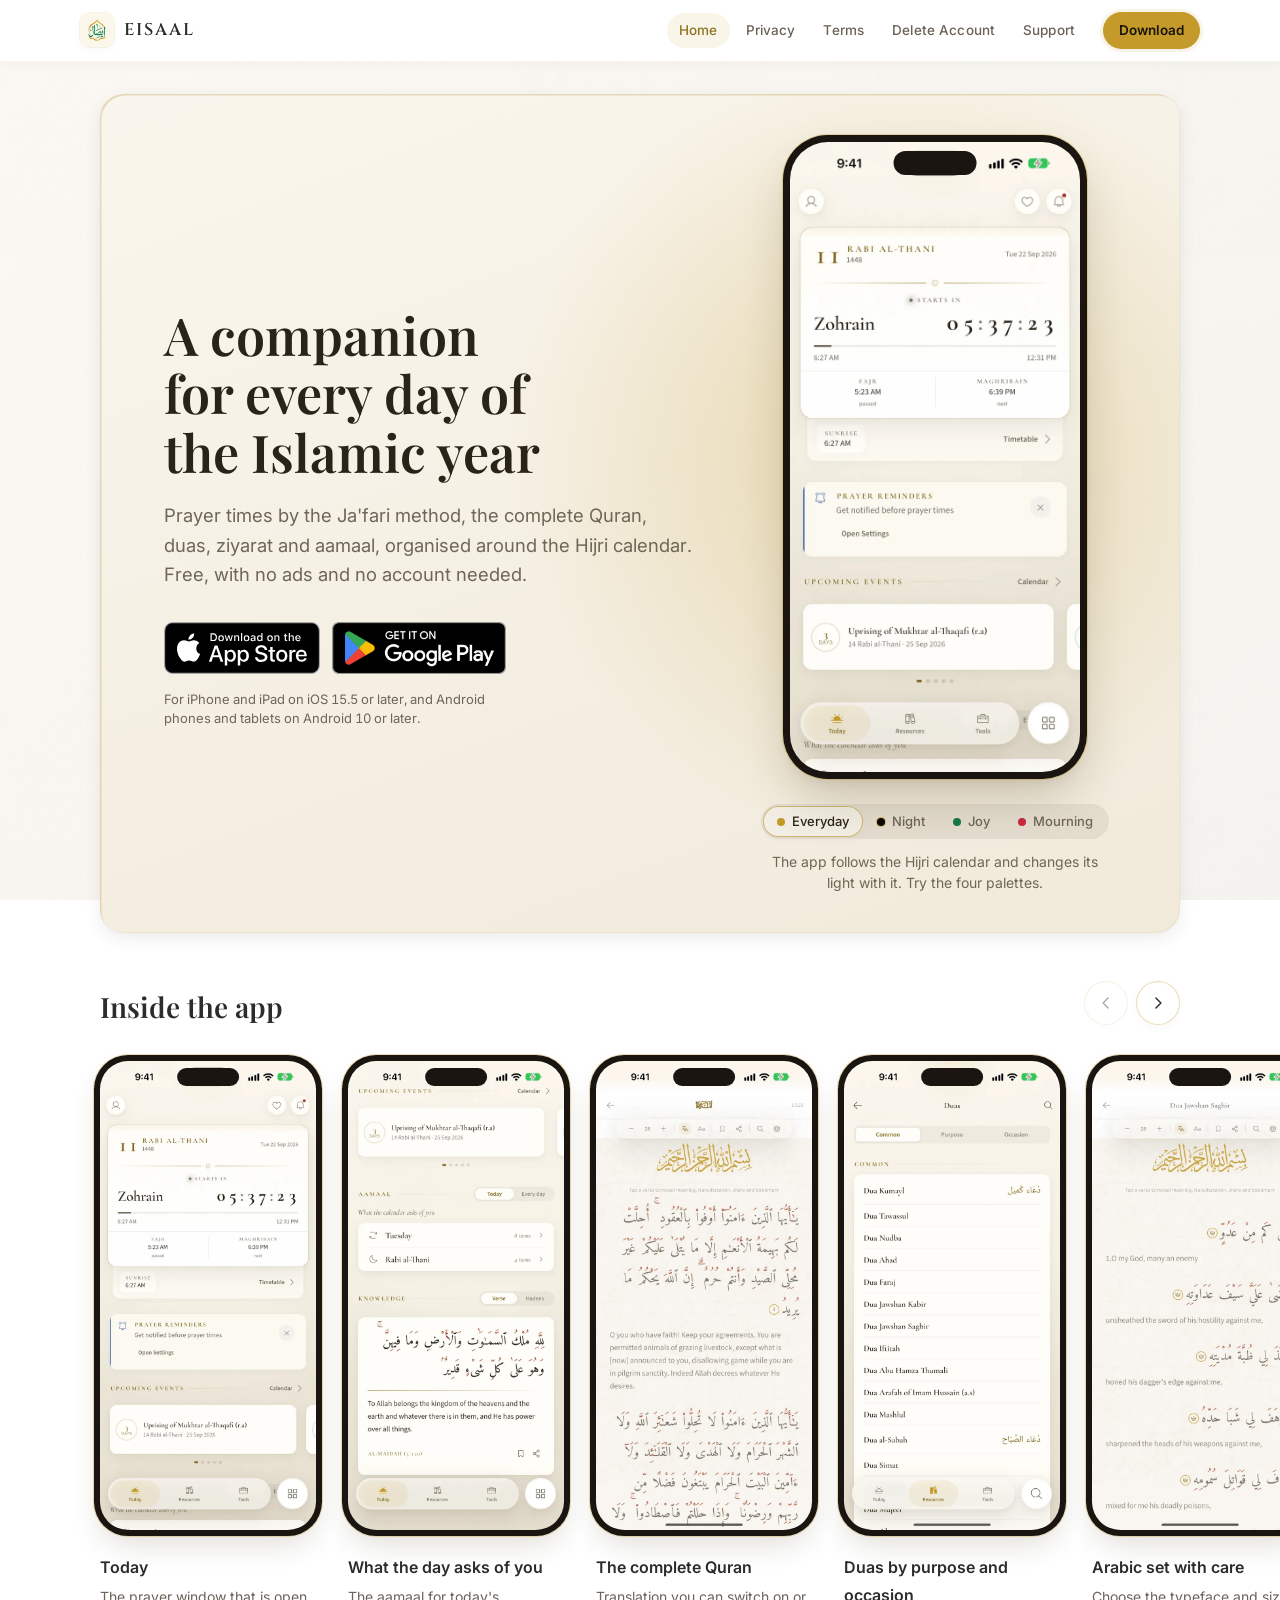
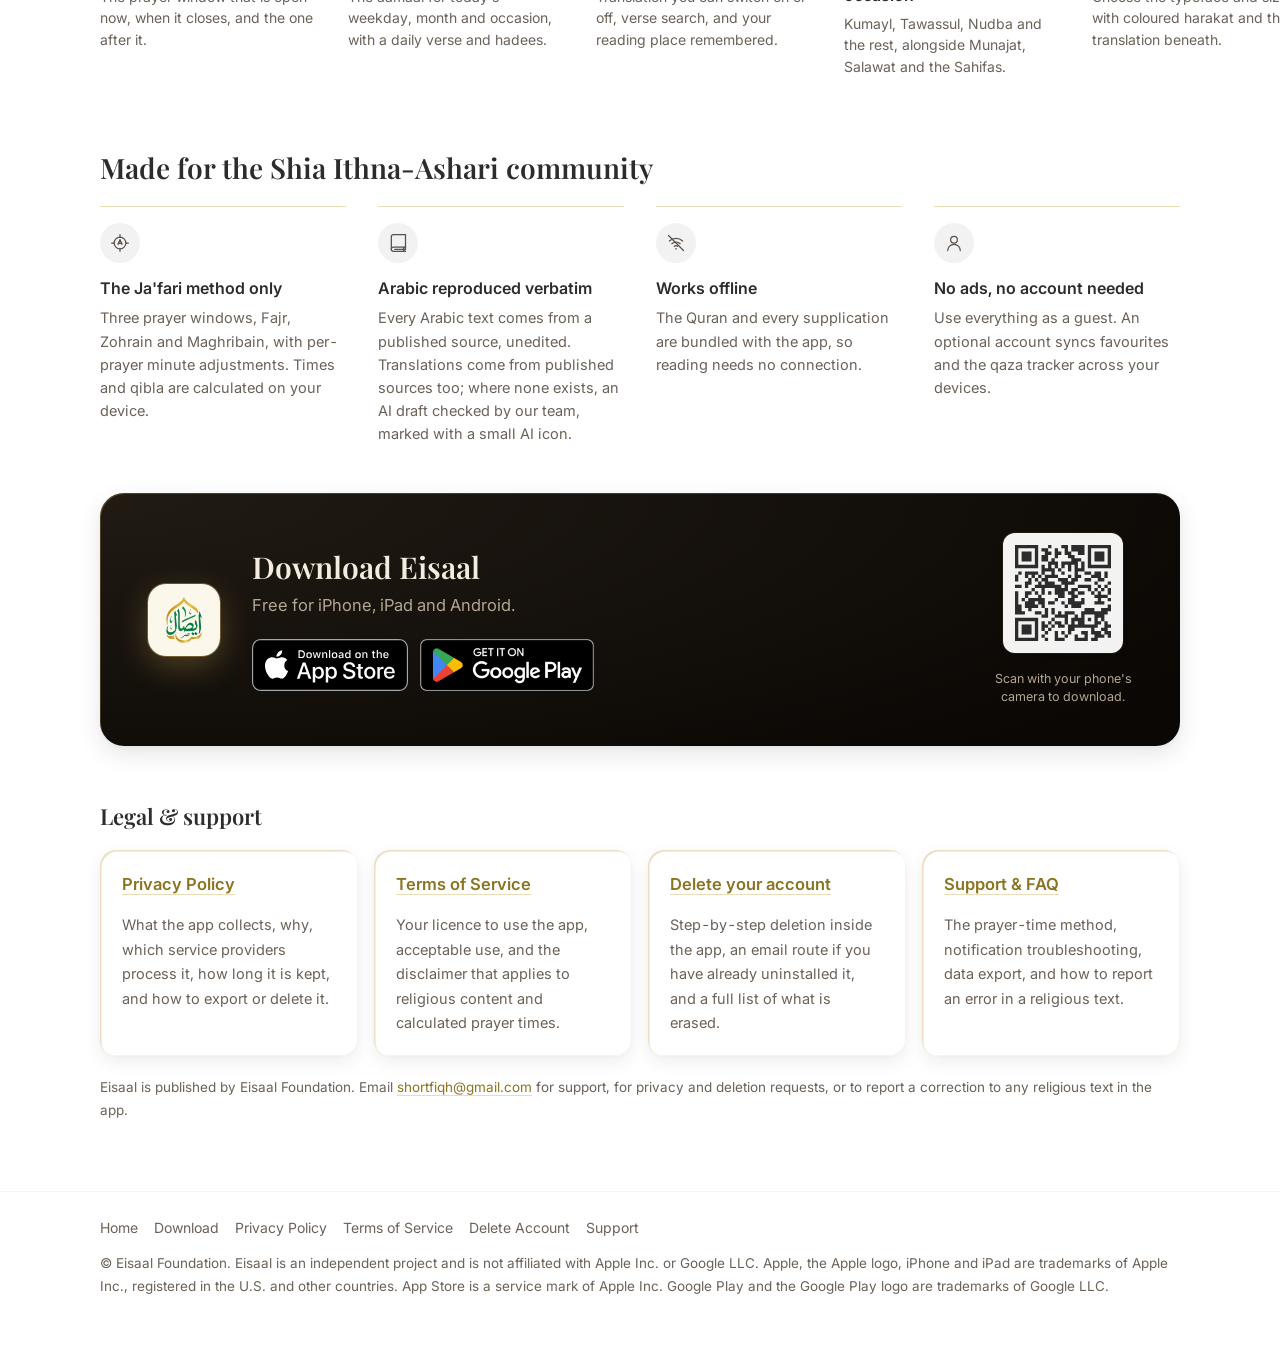
<file: index.html>
<!DOCTYPE html>
<html lang="en">
<head>
<meta charset="utf-8">
<meta name="viewport" content="width=device-width, initial-scale=1">
<title>Eisaal — Prayer times, Quran and duas for Shia Muslims</title>
<meta name="description" content="Eisaal is a free companion for the daily practice of Shia Muslims: Ja'fari prayer times, the complete Quran, duas, ziyarat and aamaal, organised around the Hijri calendar. For iPhone, iPad and Android.">
<link rel="canonical" href="https://eisaal.com/">
<meta property="og:type" content="website">
<meta property="og:url" content="https://eisaal.com/">
<meta property="og:title" content="Eisaal — a companion for every day of the Islamic year">
<meta property="og:description" content="Ja'fari prayer times, the complete Quran, duas, ziyarat and aamaal. Free for iPhone, iPad and Android.">
<meta property="og:image" content="https://eisaal.com/assets/og-image.jpg">
<meta property="og:image:width" content="1024">
<meta property="og:image:height" content="500">
<meta name="twitter:card" content="summary_large_image">
<script>
  // Same detection as download.html, without the redirect: orders the badges and aims the phone bar.
  (function () {
    var ua = navigator.userAgent || '';
    var platform =
      /android/i.test(ua) ? 'android' :
      /iphone|ipad|ipod/i.test(ua) || (/macintosh/i.test(ua) && navigator.maxTouchPoints > 1) ? 'ios' :
      'other';
    document.documentElement.setAttribute('data-platform', platform);
  })();
</script>
<link rel="preconnect" href="https://fonts.googleapis.com">
<link rel="preconnect" href="https://fonts.gstatic.com" crossorigin>
<link href="https://fonts.googleapis.com/css2?family=Cinzel:wght@500;600;700&family=Playfair+Display:wght@500;600;700&family=Inter:wght@400;500;600&display=swap" rel="stylesheet">
<link rel="stylesheet" href="./styles.css">
<link rel="preload" as="image" href="./assets/screens/today.webp">
<link rel="icon" type="image/png" href="./assets/app-icon.png">
<link rel="apple-touch-icon" href="./assets/app-icon.png">
</head>
<body class="home">

<header class="site">
  <div class="wrap wrap-wide bar">
    <a class="brand" href="./index.html"><img src="./assets/app-icon.png" alt="" width="34" height="34">EISAAL</a>
    <nav class="primary" aria-label="Primary"><a href="./index.html" class="active">Home</a><a href="./privacy-policy.html">Privacy</a><a href="./terms.html">Terms</a><a href="./delete-account.html">Delete Account</a><a href="./support.html">Support</a></nav>
    <a class="nav-cta" href="./download.html">Download</a>
  </div>
</header>

<main>

  <div class="wrap wrap-wide">
    <section class="promo-hero" data-light="everyday" aria-labelledby="hero-title">
      <div class="promo-copy">
        <h1 id="hero-title">A companion for every day of the Islamic year</h1>
        <p class="promo-lede">Prayer times by the Ja'fari method, the complete Quran, duas, ziyarat and aamaal, organised around the Hijri calendar. Free, with no ads and no account needed.</p>
        <div class="store-badges" id="hero-cta">
          <a class="store-badge" data-store="ios" href="https://apps.apple.com/app/id6746689559"><img src="./assets/badges/app-store.svg" alt="Download on the App Store" width="144" height="48"></a>
          <a class="store-badge" data-store="android" href="https://play.google.com/store/apps/details?id=com.eisaal.com"><img src="./assets/badges/google-play.png" alt="Get it on Google Play" width="161" height="48"></a>
        </div>
        <p class="promo-fine">For iPhone and iPad on iOS 15.5 or later, and Android phones and tablets on Android 10 or later.</p>
      </div>

      <figure class="promo-stage">
        <div class="phone" id="palette-phone">
          <img class="is-on" data-light="everyday" src="./assets/screens/today.webp" alt="The Today screen in the everyday light palette: the Zohrain prayer window with its countdown, Fajr and Maghribain either side, and upcoming events" width="330" height="717">
          <img data-light="night" src="./assets/screens/today-dark.webp" alt="The Today screen in the everyday dark palette" width="330" height="717">
          <img data-light="joy" src="./assets/screens/today-joy.webp" alt="The Today screen in the Joy palette, used on days of celebration" width="330" height="717">
          <img data-light="mourning" src="./assets/screens/today-mourning.webp" alt="The Today screen in the Mourning palette, used in Muharram and Safar" width="330" height="717">
        </div>
        <figcaption>
          <div class="light-switch" role="group" aria-label="Show the app in a palette">
            <button type="button" data-light="everyday" aria-pressed="true">Everyday</button>
            <button type="button" data-light="night" aria-pressed="false">Night</button>
            <button type="button" data-light="joy" aria-pressed="false">Joy</button>
            <button type="button" data-light="mourning" aria-pressed="false">Mourning</button>
          </div>
          <p class="light-caption" id="light-caption" aria-live="polite">The app follows the Hijri calendar and changes its light with it. Try the four palettes.</p>
        </figcaption>
      </figure>
    </section>
  </div>

  <section class="tour" aria-labelledby="tour-title">
    <div class="wrap wrap-wide tour-head">
      <h2 id="tour-title">Inside the app</h2>
      <div class="tour-nav">
        <button type="button" class="tour-btn" data-dir="-1" aria-label="Previous screens" disabled><svg viewBox="0 0 24 24" fill="none" aria-hidden="true"><path d="m14.5 6-6 6 6 6" stroke="currentColor" stroke-width="1.7" stroke-linecap="round" stroke-linejoin="round"/></svg></button>
        <button type="button" class="tour-btn" data-dir="1" aria-label="Next screens"><svg viewBox="0 0 24 24" fill="none" aria-hidden="true"><path d="m9.5 6 6 6-6 6" stroke="currentColor" stroke-width="1.7" stroke-linecap="round" stroke-linejoin="round"/></svg></button>
      </div>
    </div>
    <ul class="tour-track" id="tour-track" tabindex="0" aria-label="App screens — scroll sideways for more">
      <li class="tour-slide"><div class="phone"><img loading="lazy" src="./assets/screens/today.webp" alt="" width="330" height="717"></div><h3>Today</h3><p>The prayer window that is open now, when it closes, and the one after it.</p></li>
      <li class="tour-slide"><div class="phone"><img loading="lazy" src="./assets/screens/today-lower.webp" alt="" width="330" height="717"></div><h3>What the day asks of you</h3><p>The aamaal for today's weekday, month and occasion, with a daily verse and hadees.</p></li>
      <li class="tour-slide"><div class="phone"><img loading="lazy" src="./assets/screens/quran-reader.webp" alt="" width="330" height="717"></div><h3>The complete Quran</h3><p>Translation you can switch on or off, verse search, and your reading place remembered.</p></li>
      <li class="tour-slide"><div class="phone"><img loading="lazy" src="./assets/screens/duas.webp" alt="" width="330" height="717"></div><h3>Duas by purpose and occasion</h3><p>Kumayl, Tawassul, Nudba and the rest, alongside Munajat, Salawat and the Sahifas.</p></li>
      <li class="tour-slide"><div class="phone"><img loading="lazy" src="./assets/screens/dua-reader.webp" alt="" width="330" height="717"></div><h3>Arabic set with care</h3><p>Choose the typeface and size, with coloured harakat and the translation beneath.</p></li>
      <li class="tour-slide"><div class="phone"><img loading="lazy" src="./assets/screens/ziyarat.webp" alt="" width="330" height="717"></div><h3>Ziyarat by personality</h3><p>Find a ziyarat by the Masoomeen (a.s.), by occasion or by place.</p></li>
      <li class="tour-slide"><div class="phone"><img loading="lazy" src="./assets/screens/prayer-times.webp" alt="" width="330" height="717"></div><h3>A timetable for any city</h3><p>A month of Fajr, Zohrain and Maghribain, with reminders at the exact computed time.</p></li>
      <li class="tour-slide"><div class="phone"><img loading="lazy" src="./assets/screens/tasbeeh.webp" alt="" width="330" height="717"></div><h3>Tasbeeh</h3><p>A counter with presets for the tasbeeh you recite, and your recent sessions.</p></li>
      <li class="tour-slide"><div class="phone"><img loading="lazy" src="./assets/screens/khums.webp" alt="" width="330" height="717"></div><h3>Khums, worked out</h3><p>Enter your savings and assets to see the Sahme Imam and Sahme Sadat shares.</p></li>
      <li class="tour-slide"><div class="phone"><img loading="lazy" src="./assets/screens/tools.webp" alt="" width="330" height="717"></div><h3>Qaza, qibla and the calendar</h3><p>Track missed prayers and fasts, find the qibla, and convert Hijri dates.</p></li>
    </ul>
  </section>

  <div class="wrap wrap-wide">
    <section class="principles" aria-labelledby="principles-title">
      <h2 id="principles-title">Made for the Shia Ithna-Ashari community</h2>
      <div class="principle-grid">
        <div class="principle">
          <div class="icon"><svg viewBox="0 0 24 24" fill="none" aria-hidden="true"><path d="M12 2v3M12 19v3M2 12h3M19 12h3" stroke="currentColor" stroke-width="1.5" stroke-linecap="round"/><circle cx="12" cy="12" r="7" stroke="currentColor" stroke-width="1.5"/><path d="m12 8 2.5 5.5L12 12l-2.5 1.5L12 8Z" stroke="currentColor" stroke-width="1.5" stroke-linejoin="round"/></svg></div>
          <h3>The Ja'fari method only</h3>
          <p>Three prayer windows, Fajr, Zohrain and Maghribain, with per-prayer minute adjustments. Times and qibla are calculated on your device.</p>
        </div>
        <div class="principle">
          <div class="icon"><svg viewBox="0 0 24 24" fill="none" aria-hidden="true"><path d="M21 17H6.5C5.11929 17 4 18.1193 4 19.5C4 20.8807 5.11929 22 6.5 22H21" stroke="currentColor" stroke-width="1.5" stroke-linecap="round"/><path d="M21 22C19.6193 22 18.5 20.8807 18.5 19.5C18.5 18.1193 19.6193 17 21 17" stroke="currentColor" stroke-width="1.5" stroke-linecap="round"/><path d="M8 19.5H21V2H6.5C5.11929 2 4 3.11929 4 4.5V19.5" stroke="currentColor" stroke-width="1.5" stroke-linecap="round" stroke-linejoin="round"/></svg></div>
          <h3>Arabic reproduced verbatim</h3>
          <p>Every Arabic text comes from a published source, unedited. Translations come from published sources too; where none exists, an AI draft checked by our team, marked with a small AI icon.</p>
        </div>
        <div class="principle">
          <div class="icon"><svg viewBox="0 0 24 24" fill="none" aria-hidden="true"><path d="M4 9.5a12 12 0 0 1 16 0M7 12.8a7.5 7.5 0 0 1 10 0M10 16a3 3 0 0 1 4 0" stroke="currentColor" stroke-width="1.5" stroke-linecap="round"/><circle cx="12" cy="19" r="1" fill="currentColor"/><path d="M3 3l18 18" stroke="currentColor" stroke-width="1.5" stroke-linecap="round"/></svg></div>
          <h3>Works offline</h3>
          <p>The Quran and every supplication are bundled with the app, so reading needs no connection.</p>
        </div>
        <div class="principle">
          <div class="icon"><svg viewBox="0 0 24 24" fill="none" aria-hidden="true"><circle cx="12" cy="8" r="4" stroke="currentColor" stroke-width="1.5"/><path d="M4.5 21a7.5 7.5 0 0 1 15 0" stroke="currentColor" stroke-width="1.5" stroke-linecap="round"/></svg></div>
          <h3>No ads, no account needed</h3>
          <p>Use everything as a guest. An optional account syncs favourites and the qaza tracker across your devices.</p>
        </div>
      </div>
    </section>

    <section class="closing" id="closing-cta" aria-labelledby="closing-title">
      <img class="closing-icon" src="./assets/app-icon.png" alt="" width="72" height="72">
      <div class="closing-copy">
        <h2 id="closing-title">Download Eisaal</h2>
        <p>Free for iPhone, iPad and Android.</p>
        <div class="store-badges">
          <a class="store-badge" data-store="ios" href="https://apps.apple.com/app/id6746689559"><img src="./assets/badges/app-store.svg" alt="Download on the App Store" width="144" height="48"></a>
          <a class="store-badge" data-store="android" href="https://play.google.com/store/apps/details?id=com.eisaal.com"><img src="./assets/badges/google-play.png" alt="Get it on Google Play" width="161" height="48"></a>
        </div>
      </div>
      <div class="closing-qr">
        <img class="qr" src="./assets/download-qr.svg" alt="QR code linking to eisaal.com/download" width="120" height="120">
        <p>Scan with your phone's camera to download.</p>
      </div>
    </section>

    <h2>Legal &amp; support</h2>
    <div class="grid">
      <div class="card"><h3><a class="link" href="./privacy-policy.html">Privacy Policy</a></h3><p>What the app collects, why, which service providers process it, how long it is kept, and how to export or delete it.</p></div>
      <div class="card"><h3><a class="link" href="./terms.html">Terms of Service</a></h3><p>Your licence to use the app, acceptable use, and the disclaimer that applies to religious content and calculated prayer times.</p></div>
      <div class="card"><h3><a class="link" href="./delete-account.html">Delete your account</a></h3><p>Step-by-step deletion inside the app, an email route if you have already uninstalled it, and a full list of what is erased.</p></div>
      <div class="card"><h3><a class="link" href="./support.html">Support &amp; FAQ</a></h3><p>The prayer-time method, notification troubleshooting, data export, and how to report an error in a religious text.</p></div>
    </div>

    <p class="fine">Eisaal is published by Eisaal Foundation. Email <a class="link" href="mailto:shortfiqh@gmail.com">shortfiqh@gmail.com</a> for support, for privacy and deletion requests, or to report a correction to any religious text in the app.</p>
  </div>
</main>

<footer class="site">
  <div class="wrap wrap-wide">
    <nav aria-label="Footer"><a href="./index.html">Home</a><a href="./download.html">Download</a><a href="./privacy-policy.html">Privacy Policy</a><a href="./terms.html">Terms of Service</a><a href="./delete-account.html">Delete Account</a><a href="./support.html">Support</a></nav>
    <p class="fine">&copy; Eisaal Foundation. Eisaal is an independent project and is not affiliated with Apple Inc. or Google LLC. Apple, the Apple logo, iPhone and iPad are trademarks of Apple Inc., registered in the U.S. and other countries. App Store is a service mark of Apple Inc. Google Play and the Google Play logo are trademarks of Google LLC.</p>
  </div>
</footer>

<div class="get-bar" id="get-bar">
  <img src="./assets/app-icon.png" alt="" width="40" height="40">
  <div class="get-bar-text"><strong>Eisaal</strong><span id="get-bar-sub">Free for iPhone, iPad and Android</span></div>
  <a class="get-bar-btn" id="get-bar-btn" href="./download.html">Download</a>
</div>

<script>
  (function () {
    var platform = document.documentElement.getAttribute('data-platform');
    var stores = {
      ios: { url: 'https://apps.apple.com/app/id6746689559', label: 'Free on the App Store' },
      android: { url: 'https://play.google.com/store/apps/details?id=com.eisaal.com', label: 'Free on Google Play' }
    };
    var reduceMotion = window.matchMedia('(prefers-reduced-motion: reduce)').matches;

    // This device's store goes first in every badge row.
    if (stores[platform]) {
      document.querySelectorAll('.store-badges').forEach(function (row) {
        var match = row.querySelector('[data-store="' + platform + '"]');
        if (match) row.insertBefore(match, row.firstChild);
      });
      document.getElementById('get-bar-btn').href = stores[platform].url;
      document.getElementById('get-bar-sub').textContent = stores[platform].label;
    }

    // Palette switch: the phone screen and the hero's own light change together.
    var hero = document.querySelector('.promo-hero');
    var screens = document.querySelectorAll('#palette-phone img');
    var buttons = document.querySelectorAll('.light-switch button');
    var caption = document.getElementById('light-caption');
    var captions = {
      everyday: 'Everyday light, for ordinary days. The app follows the Hijri calendar and changes its light with it.',
      night: 'Everyday dark, for the night and for reading after Maghribain.',
      joy: 'Joy, a celebration palette for the days of happiness in the calendar.',
      mourning: 'Mourning, for Muharram and Safar. The gold is gone; crimson is the only light.'
    };
    buttons.forEach(function (button) {
      button.addEventListener('click', function () {
        var light = button.getAttribute('data-light');
        hero.setAttribute('data-light', light);
        buttons.forEach(function (b) { b.setAttribute('aria-pressed', String(b === button)); });
        screens.forEach(function (img) { img.classList.toggle('is-on', img.getAttribute('data-light') === light); });
        caption.textContent = captions[light];
      });
    });

    // Screen tour: arrow buttons page the track; native scroll-snap does the rest.
    var track = document.getElementById('tour-track');
    var prev = document.querySelector('.tour-btn[data-dir="-1"]');
    var next = document.querySelector('.tour-btn[data-dir="1"]');
    function syncButtons() {
      prev.disabled = track.scrollLeft < 8;
      next.disabled = track.scrollLeft + track.clientWidth > track.scrollWidth - 8;
    }
    [prev, next].forEach(function (btn) {
      btn.addEventListener('click', function () {
        var step = track.querySelector('.tour-slide').getBoundingClientRect().width;
        var perPage = Math.max(1, Math.floor(track.clientWidth / step));
        track.scrollBy({ left: Number(btn.getAttribute('data-dir')) * step * perPage, behavior: reduceMotion ? 'auto' : 'smooth' });
      });
    });
    track.addEventListener('scroll', syncButtons, { passive: true });
    window.addEventListener('resize', syncButtons);
    syncButtons();

    // Phone bar: shown once the hero's badges scroll away, hidden again at the closing badges.
    var bar = document.getElementById('get-bar');
    if (!('IntersectionObserver' in window)) return;
    var visible = { hero: true, closing: false };
    var io = new IntersectionObserver(function (entries) {
      entries.forEach(function (entry) {
        visible[entry.target.id === 'hero-cta' ? 'hero' : 'closing'] = entry.isIntersecting;
      });
      bar.classList.toggle('is-shown', !visible.hero && !visible.closing);
    });
    io.observe(document.getElementById('hero-cta'));
    io.observe(document.getElementById('closing-cta'));
  })();
</script>

</body>
</html>
</file>
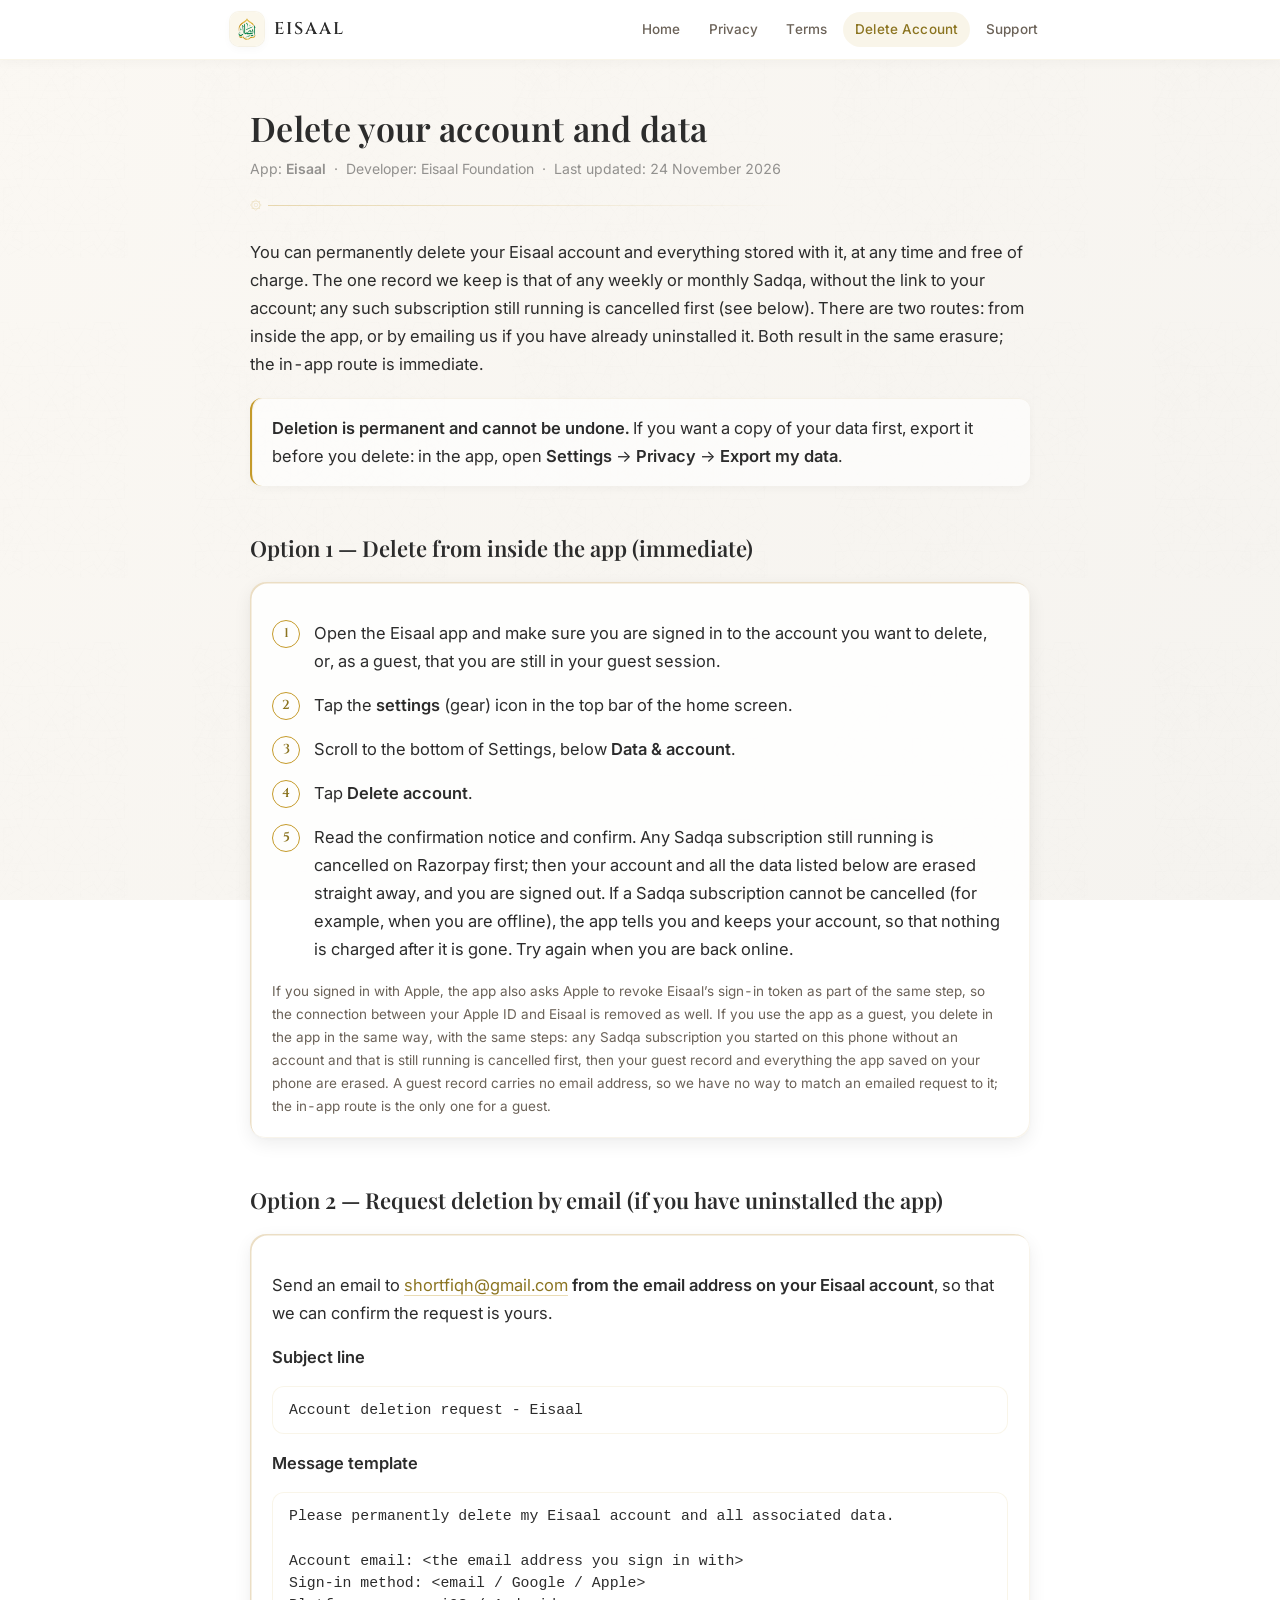
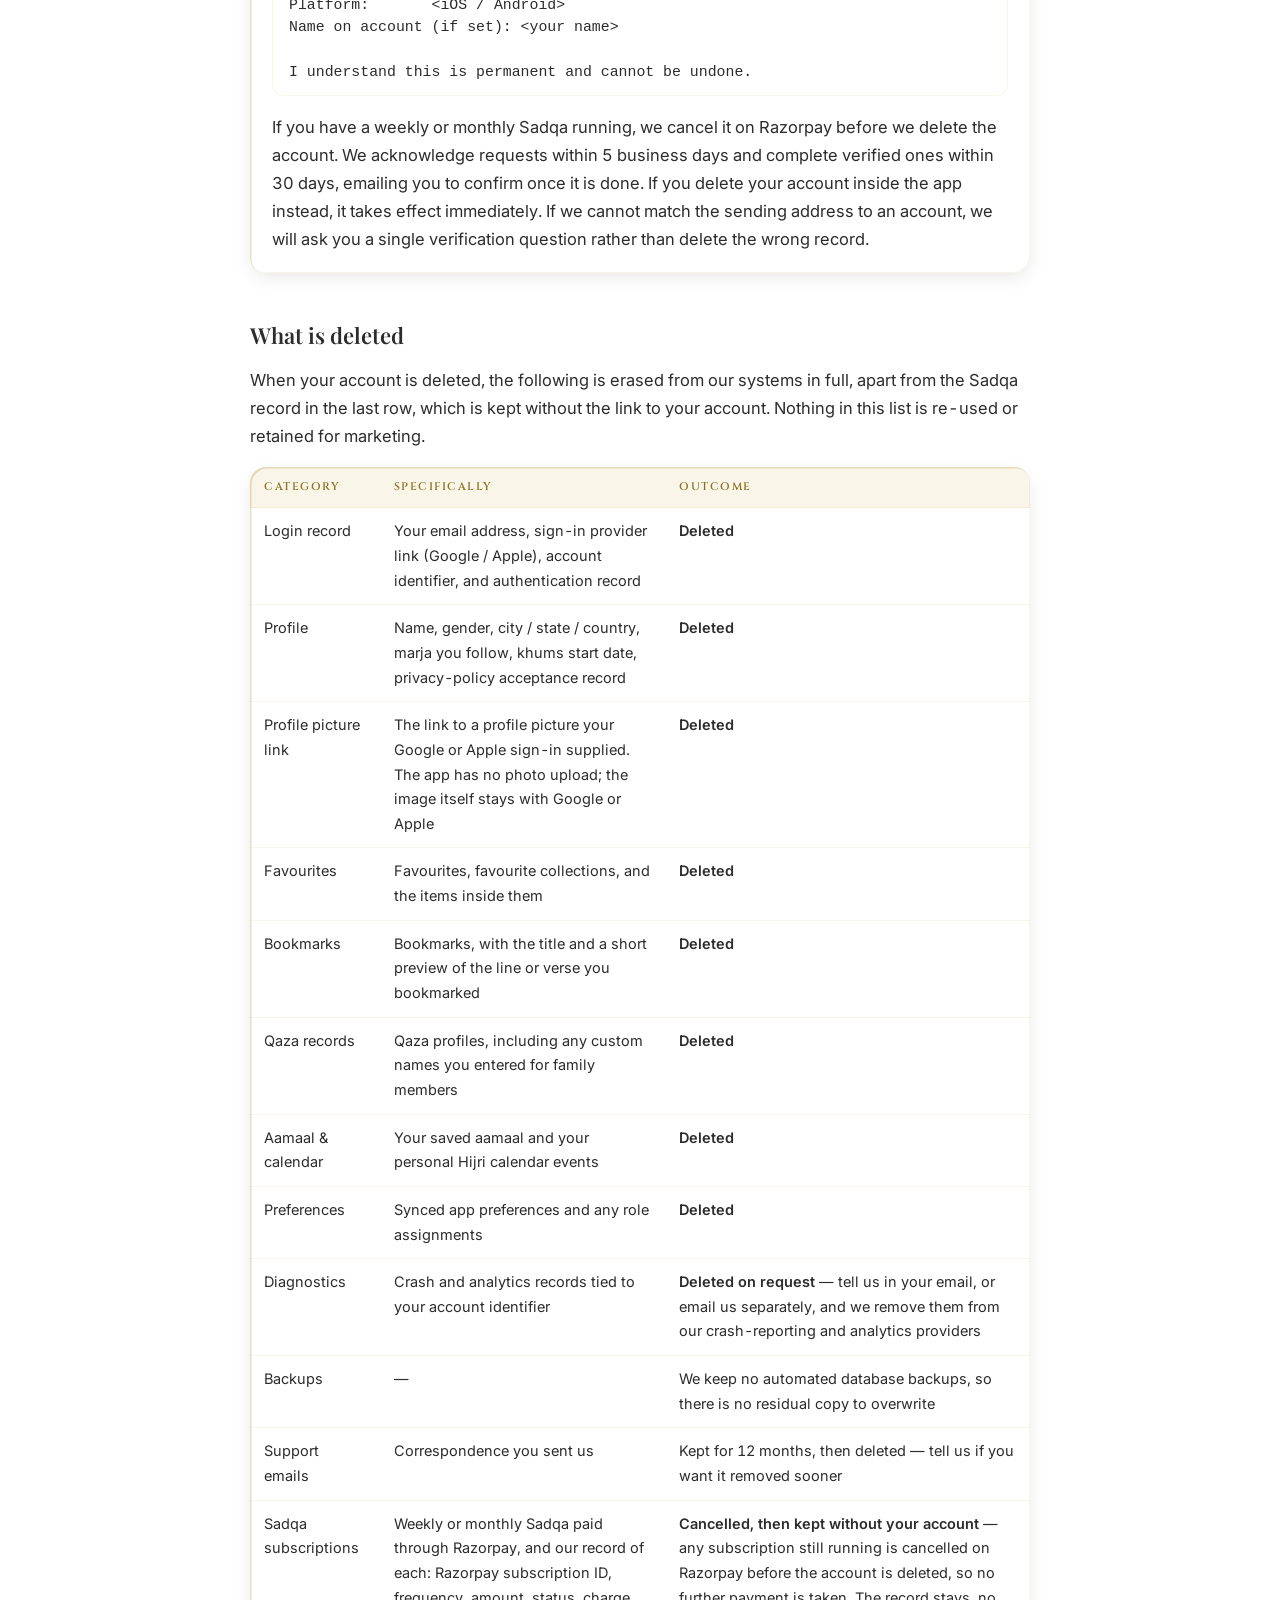
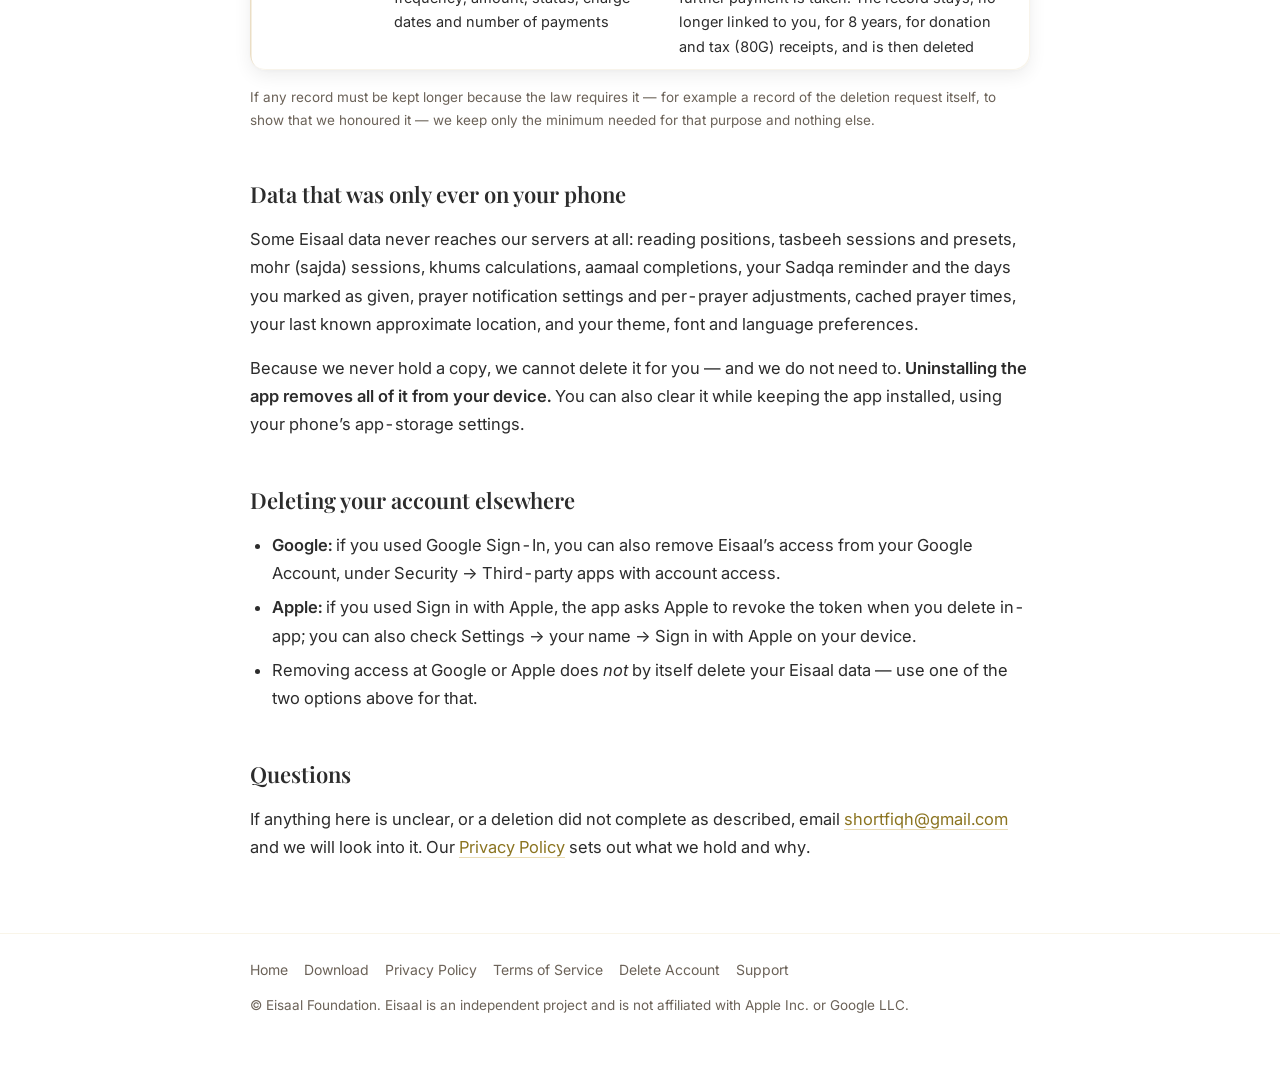
<file: delete-account.html>
<!DOCTYPE html>
<html lang="en">
<head>
<meta charset="utf-8">
<meta name="viewport" content="width=device-width, initial-scale=1">
<title>Delete Your Account — Eisaal</title>
<meta name="description" content="How to delete your Eisaal account and all associated data, from inside the app or by email if you have already uninstalled it.">
<link rel="preconnect" href="https://fonts.googleapis.com">
<link rel="preconnect" href="https://fonts.gstatic.com" crossorigin>
<link href="https://fonts.googleapis.com/css2?family=Cinzel:wght@500;600;700&family=Playfair+Display:wght@500;600;700&family=Inter:wght@400;500;600&display=swap" rel="stylesheet">
<link rel="stylesheet" href="./styles.css">
<link rel="icon" type="image/png" href="./assets/app-icon.png">
<link rel="apple-touch-icon" href="./assets/app-icon.png">
</head>
<body>

<header class="site">
  <div class="wrap bar">
    <a class="brand" href="./index.html"><img src="./assets/app-icon.png" alt="" width="34" height="34">EISAAL</a>
    <nav class="primary" aria-label="Primary"><a href="./index.html">Home</a><a href="./privacy-policy.html">Privacy</a><a href="./terms.html">Terms</a><a href="./delete-account.html" class="active">Delete Account</a><a href="./support.html">Support</a></nav>
  </div>
</header>

<main class="wrap">
  <h1>Delete your account and data</h1>
  <p class="meta">App: <strong>Eisaal</strong> &nbsp;·&nbsp; Developer: Eisaal Foundation &nbsp;·&nbsp; Last updated: 24 November 2026</p>
  <hr class="rule">

  <p>You can permanently delete your Eisaal account and everything stored with it, at any time and free of charge. The one record we keep is that of any weekly or monthly Sadqa, without the link to your account; any such subscription still running is cancelled first (see below). There are two routes: from inside the app, or by emailing us if you have already uninstalled it. Both result in the same erasure; the in-app route is immediate.</p>

  <div class="callout">
    <p><strong>Deletion is permanent and cannot be undone.</strong> If you want a copy of your data first, export it before you delete: in the app, open <strong>Settings</strong> &rarr; <strong>Privacy</strong> &rarr; <strong>Export my data</strong>.</p>
  </div>

  <h2>Option 1 — Delete from inside the app (immediate)</h2>
  <div class="card">
    <ol class="steps">
      <li>Open the Eisaal app and make sure you are signed in to the account you want to delete, or, as a guest, that you are still in your guest session.</li>
      <li>Tap the <strong>settings</strong> (gear) icon in the top bar of the home screen.</li>
      <li>Scroll to the bottom of Settings, below <strong>Data &amp; account</strong>.</li>
      <li>Tap <strong>Delete account</strong>.</li>
      <li>Read the confirmation notice and confirm. Any Sadqa subscription still running is cancelled on Razorpay first; then your account and all the data listed below are erased straight away, and you are signed out. If a Sadqa subscription cannot be cancelled (for example, when you are offline), the app tells you and keeps your account, so that nothing is charged after it is gone. Try again when you are back online.</li>
    </ol>
    <p class="fine">If you signed in with Apple, the app also asks Apple to revoke Eisaal&rsquo;s sign-in token as part of the same step, so the connection between your Apple ID and Eisaal is removed as well. If you use the app as a guest, you delete in the app in the same way, with the same steps: any Sadqa subscription you started on this phone without an account and that is still running is cancelled first, then your guest record and everything the app saved on your phone are erased. A guest record carries no email address, so we have no way to match an emailed request to it; the in-app route is the only one for a guest.</p>
  </div>

  <h2>Option 2 — Request deletion by email (if you have uninstalled the app)</h2>
  <div class="card">
    <p>Send an email to <a class="link" href="mailto:shortfiqh@gmail.com?subject=Account%20deletion%20request%20-%20Eisaal">shortfiqh@gmail.com</a> <strong>from the email address on your Eisaal account</strong>, so that we can confirm the request is yours.</p>
    <h3>Subject line</h3>
    <pre>Account deletion request - Eisaal</pre>
    <h3>Message template</h3>
    <pre>Please permanently delete my Eisaal account and all associated data.

Account email: &lt;the email address you sign in with&gt;
Sign-in method: &lt;email / Google / Apple&gt;
Platform:       &lt;iOS / Android&gt;
Name on account (if set): &lt;your name&gt;

I understand this is permanent and cannot be undone.</pre>
    <p>If you have a weekly or monthly Sadqa running, we cancel it on Razorpay before we delete the account. We acknowledge requests within 5 business days and complete verified ones within 30 days, emailing you to confirm once it is done. If you delete your account inside the app instead, it takes effect immediately. If we cannot match the sending address to an account, we will ask you a single verification question rather than delete the wrong record.</p>
  </div>

  <h2>What is deleted</h2>
  <p>When your account is deleted, the following is erased from our systems in full, apart from the Sadqa record in the last row, which is kept without the link to your account. Nothing in this list is re-used or retained for marketing.</p>
  <div class="tablewrap">
    <table>
      <tr><th>Category</th><th>Specifically</th><th>Outcome</th></tr>
      <tr><td>Login record</td><td>Your email address, sign-in provider link (Google / Apple), account identifier, and authentication record</td><td><strong>Deleted</strong></td></tr>
      <tr><td>Profile</td><td>Name, gender, city / state / country, marja you follow, khums start date, privacy-policy acceptance record</td><td><strong>Deleted</strong></td></tr>
      <tr><td>Profile picture link</td><td>The link to a profile picture your Google or Apple sign-in supplied. The app has no photo upload; the image itself stays with Google or Apple</td><td><strong>Deleted</strong></td></tr>
      <tr><td>Favourites</td><td>Favourites, favourite collections, and the items inside them</td><td><strong>Deleted</strong></td></tr>
      <tr><td>Bookmarks</td><td>Bookmarks, with the title and a short preview of the line or verse you bookmarked</td><td><strong>Deleted</strong></td></tr>
      <tr><td>Qaza records</td><td>Qaza profiles, including any custom names you entered for family members</td><td><strong>Deleted</strong></td></tr>
      <tr><td>Aamaal &amp; calendar</td><td>Your saved aamaal and your personal Hijri calendar events</td><td><strong>Deleted</strong></td></tr>
      <tr><td>Preferences</td><td>Synced app preferences and any role assignments</td><td><strong>Deleted</strong></td></tr>
      <tr><td>Diagnostics</td><td>Crash and analytics records tied to your account identifier</td><td><strong>Deleted on request</strong> — tell us in your email, or email us separately, and we remove them from our crash-reporting and analytics providers</td></tr>
      <tr><td>Backups</td><td>&mdash;</td><td>We keep no automated database backups, so there is no residual copy to overwrite</td></tr>
      <tr><td>Support emails</td><td>Correspondence you sent us</td><td>Kept for 12 months, then deleted — tell us if you want it removed sooner</td></tr>
      <tr><td>Sadqa subscriptions</td><td>Weekly or monthly Sadqa paid through Razorpay, and our record of each: Razorpay subscription ID, frequency, amount, status, charge dates and number of payments</td><td><strong>Cancelled, then kept without your account</strong> — any subscription still running is cancelled on Razorpay before the account is deleted, so no further payment is taken. The record stays, no longer linked to you, for 8 years, for donation and tax (80G) receipts, and is then deleted</td></tr>
    </table>
  </div>
  <p class="fine">If any record must be kept longer because the law requires it — for example a record of the deletion request itself, to show that we honoured it — we keep only the minimum needed for that purpose and nothing else.</p>

  <h2>Data that was only ever on your phone</h2>
  <p>Some Eisaal data never reaches our servers at all: reading positions, tasbeeh sessions and presets, mohr (sajda) sessions, khums calculations, aamaal completions, your Sadqa reminder and the days you marked as given, prayer notification settings and per-prayer adjustments, cached prayer times, your last known approximate location, and your theme, font and language preferences.</p>
  <p>Because we never hold a copy, we cannot delete it for you — and we do not need to. <strong>Uninstalling the app removes all of it from your device.</strong> You can also clear it while keeping the app installed, using your phone&rsquo;s app-storage settings.</p>

  <h2>Deleting your account elsewhere</h2>
  <ul>
    <li><strong>Google:</strong> if you used Google Sign-In, you can also remove Eisaal&rsquo;s access from your Google Account, under Security &rarr; Third-party apps with account access.</li>
    <li><strong>Apple:</strong> if you used Sign in with Apple, the app asks Apple to revoke the token when you delete in-app; you can also check Settings &rarr; your name &rarr; Sign in with Apple on your device.</li>
    <li>Removing access at Google or Apple does <em>not</em> by itself delete your Eisaal data — use one of the two options above for that.</li>
  </ul>

  <h2>Questions</h2>
  <p>If anything here is unclear, or a deletion did not complete as described, email <a class="link" href="mailto:shortfiqh@gmail.com">shortfiqh@gmail.com</a> and we will look into it. Our <a class="link" href="./privacy-policy.html">Privacy Policy</a> sets out what we hold and why.</p>
</main>

<footer class="site">
  <div class="wrap">
    <nav aria-label="Footer"><a href="./index.html">Home</a><a href="./download.html">Download</a><a href="./privacy-policy.html">Privacy Policy</a><a href="./terms.html">Terms of Service</a><a href="./delete-account.html">Delete Account</a><a href="./support.html">Support</a></nav>
    <p class="fine">&copy; Eisaal Foundation. Eisaal is an independent project and is not affiliated with Apple Inc. or Google LLC.</p>
  </div>
</footer>

</body>
</html>
</file>
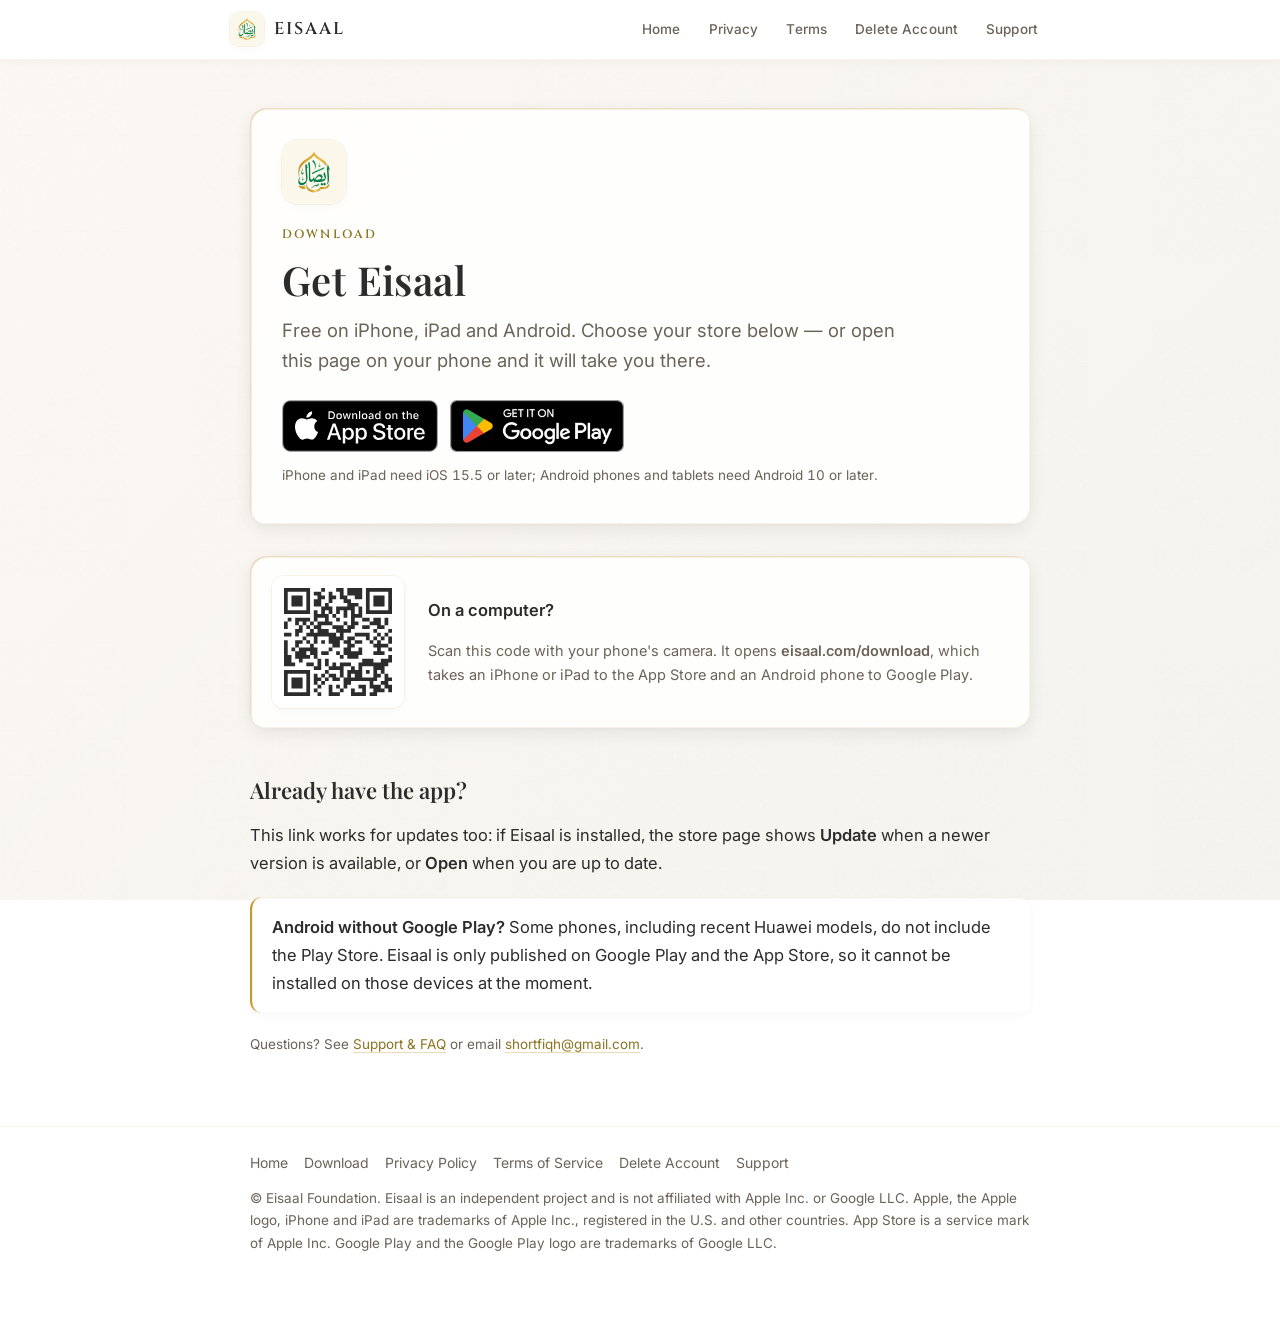
<file: download.html>
<!DOCTYPE html>
<html lang="en">
<head>
<meta charset="utf-8">
<meta name="viewport" content="width=device-width, initial-scale=1">
<title>Download Eisaal — iPhone, iPad and Android</title>
<meta name="description" content="Download Eisaal, the Shia Muslim companion app, from the App Store or Google Play. This link opens the right store for your phone.">
<link rel="canonical" href="https://eisaal.com/download">
<meta property="og:type" content="website">
<meta property="og:url" content="https://eisaal.com/download">
<meta property="og:title" content="Download Eisaal">
<meta property="og:description" content="Prayer times, Quran, duas, ziyarat and more for the Shia Ithna-Ashari community. Opens the right store for your phone.">
<meta property="og:image" content="https://eisaal.com/assets/app-icon.png">
<meta name="twitter:card" content="summary">
<meta name="apple-itunes-app" content="app-id=6746689559">
<script>
  // Sends phones straight to their store before first paint. ?platform=ios|android forces a
  // store, ?stay shows the page without redirecting; utm_* params become Play's install referrer.
  (function () {
    var stores = {
      ios: 'https://apps.apple.com/app/id6746689559',
      android: 'https://play.google.com/store/apps/details?id=com.eisaal.com'
    };
    var query = new URLSearchParams(location.search);
    var ua = navigator.userAgent || '';
    var forced = (query.get('platform') || '').toLowerCase();
    var platform =
      forced === 'ios' || forced === 'android' ? forced :
      /android/i.test(ua) ? 'android' :
      // iPadOS 13+ reports a Mac user agent; only the touch points give it away.
      /iphone|ipad|ipod/i.test(ua) || (/macintosh/i.test(ua) && navigator.maxTouchPoints > 1) ? 'ios' :
      'other';

    var utm = [];
    query.forEach(function (value, key) {
      if (/^utm_/i.test(key)) utm.push(encodeURIComponent(key) + '=' + encodeURIComponent(value));
    });
    if (utm.length) stores.android += '&referrer=' + encodeURIComponent(utm.join('&'));

    var redirecting = platform !== 'other' && !query.has('stay');
    window.eisaalDownload = { platform: platform, stores: stores, redirecting: redirecting };
    document.documentElement.setAttribute('data-platform', platform);

    // replace(), not assign(): Back from the store must not land here and bounce again.
    if (redirecting) location.replace(stores[platform]);
  })();
</script>
<link rel="preconnect" href="https://fonts.googleapis.com">
<link rel="preconnect" href="https://fonts.gstatic.com" crossorigin>
<link href="https://fonts.googleapis.com/css2?family=Cinzel:wght@500;600;700&family=Playfair+Display:wght@500;600;700&family=Inter:wght@400;500;600&display=swap" rel="stylesheet">
<link rel="stylesheet" href="./styles.css">
<link rel="icon" type="image/png" href="./assets/app-icon.png">
<link rel="apple-touch-icon" href="./assets/app-icon.png">
</head>
<body>

<header class="site">
  <div class="wrap bar">
    <a class="brand" href="./index.html"><img src="./assets/app-icon.png" alt="" width="34" height="34">EISAAL</a>
    <nav class="primary" aria-label="Primary"><a href="./index.html">Home</a><a href="./privacy-policy.html">Privacy</a><a href="./terms.html">Terms</a><a href="./delete-account.html">Delete Account</a><a href="./support.html">Support</a></nav>
  </div>
</header>

<main class="wrap">

  <section class="hero">
    <img class="hero-icon" src="./assets/app-icon.png" alt="Eisaal app icon" width="64" height="64">
    <p class="eyebrow">Download</p>
    <h1>Get Eisaal</h1>
    <p class="lede" id="download-status" aria-live="polite">Free on iPhone, iPad and Android. Choose your store below — or open this page on your phone and it will take you there.</p>
    <div class="store-badges download-badges">
      <a class="store-badge" data-store="ios" href="https://apps.apple.com/app/id6746689559"><img src="./assets/badges/app-store.svg" alt="Download on the App Store" width="156" height="52"></a>
      <a class="store-badge" data-store="android" href="https://play.google.com/store/apps/details?id=com.eisaal.com"><img src="./assets/badges/google-play.png" alt="Get it on Google Play" width="175" height="52"></a>
    </div>
    <p class="fine">iPhone and iPad need iOS 15.5 or later; Android phones and tablets need Android 10 or later.</p>
  </section>

  <div class="card qr-card">
    <img class="qr" src="./assets/download-qr.svg" alt="QR code linking to eisaal.com/download" width="132" height="132">
    <div>
      <h3>On a computer?</h3>
      <p>Scan this code with your phone's camera. It opens <strong>eisaal.com/download</strong>, which takes an iPhone or iPad to the App Store and an Android phone to Google Play.</p>
    </div>
  </div>

  <h2>Already have the app?</h2>
  <p>This link works for updates too: if Eisaal is installed, the store page shows <strong>Update</strong> when a newer version is available, or <strong>Open</strong> when you are up to date.</p>

  <div class="callout">
    <p><strong>Android without Google Play?</strong> Some phones, including recent Huawei models, do not include the Play Store. Eisaal is only published on Google Play and the App Store, so it cannot be installed on those devices at the moment.</p>
  </div>

  <p class="fine">Questions? See <a class="link" href="./support.html">Support &amp; FAQ</a> or email <a class="link" href="mailto:shortfiqh@gmail.com">shortfiqh@gmail.com</a>.</p>
</main>

<footer class="site">
  <div class="wrap">
    <nav aria-label="Footer"><a href="./index.html">Home</a><a href="./download.html">Download</a><a href="./privacy-policy.html">Privacy Policy</a><a href="./terms.html">Terms of Service</a><a href="./delete-account.html">Delete Account</a><a href="./support.html">Support</a></nav>
    <p class="fine">&copy; Eisaal Foundation. Eisaal is an independent project and is not affiliated with Apple Inc. or Google LLC. Apple, the Apple logo, iPhone and iPad are trademarks of Apple Inc., registered in the U.S. and other countries. App Store is a service mark of Apple Inc. Google Play and the Google Play logo are trademarks of Google LLC.</p>
  </div>
</footer>

<script>
  // Runs only when the head script did not leave: a desktop, a ?stay visit, or an in-app
  // browser that ignored the redirect. Puts this device's store first and names it.
  (function () {
    var d = window.eisaalDownload;
    if (!d || d.platform === 'other') return;
    var match = document.querySelector('.store-badge[data-store="' + d.platform + '"]');
    match.href = d.stores[d.platform];
    match.parentNode.insertBefore(match, match.parentNode.firstChild);
    var store = d.platform === 'ios' ? 'the App Store' : 'Google Play';
    var status = document.getElementById('download-status');
    if (!d.redirecting) return;
    status.textContent = 'Opening ' + store + '…';
    setTimeout(function () {
      status.textContent = 'If ' + store + ' didn’t open, tap the button below.';
    }, 1500);
  })();
</script>

</body>
</html>
</file>
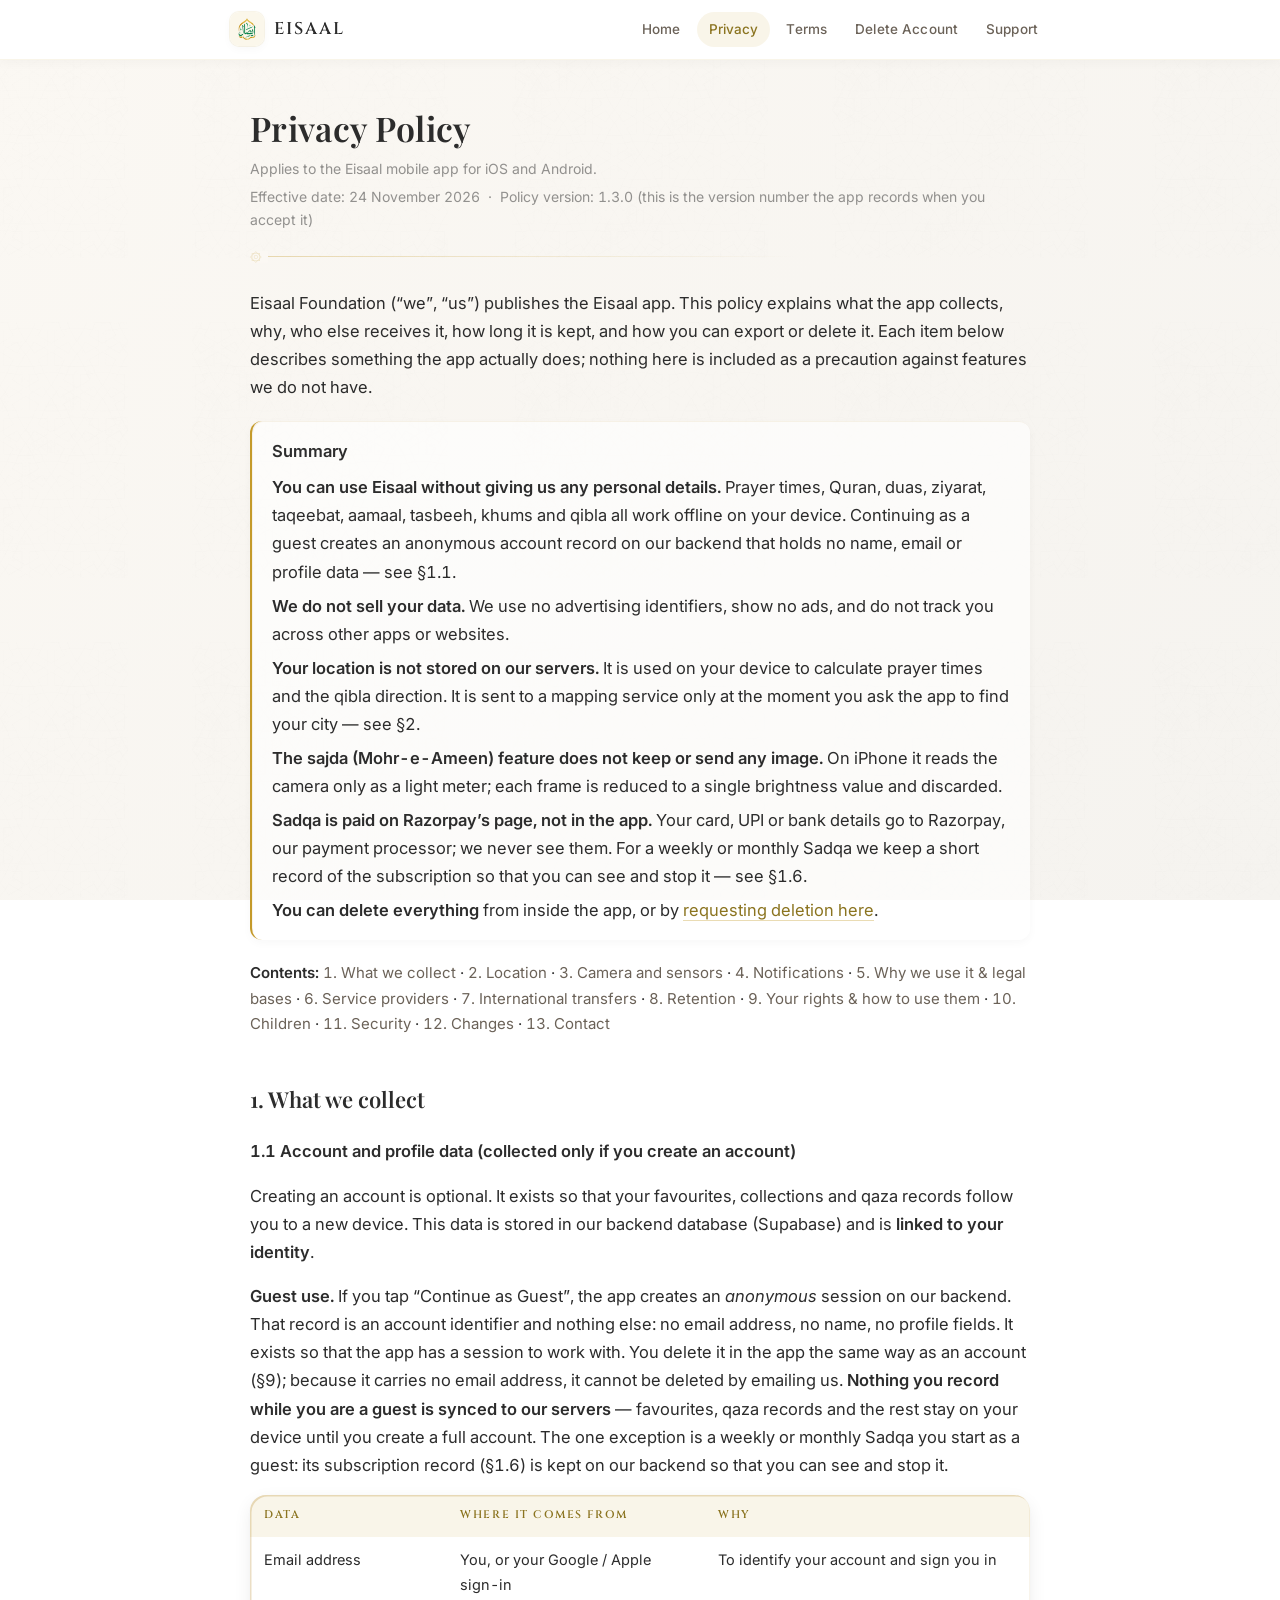
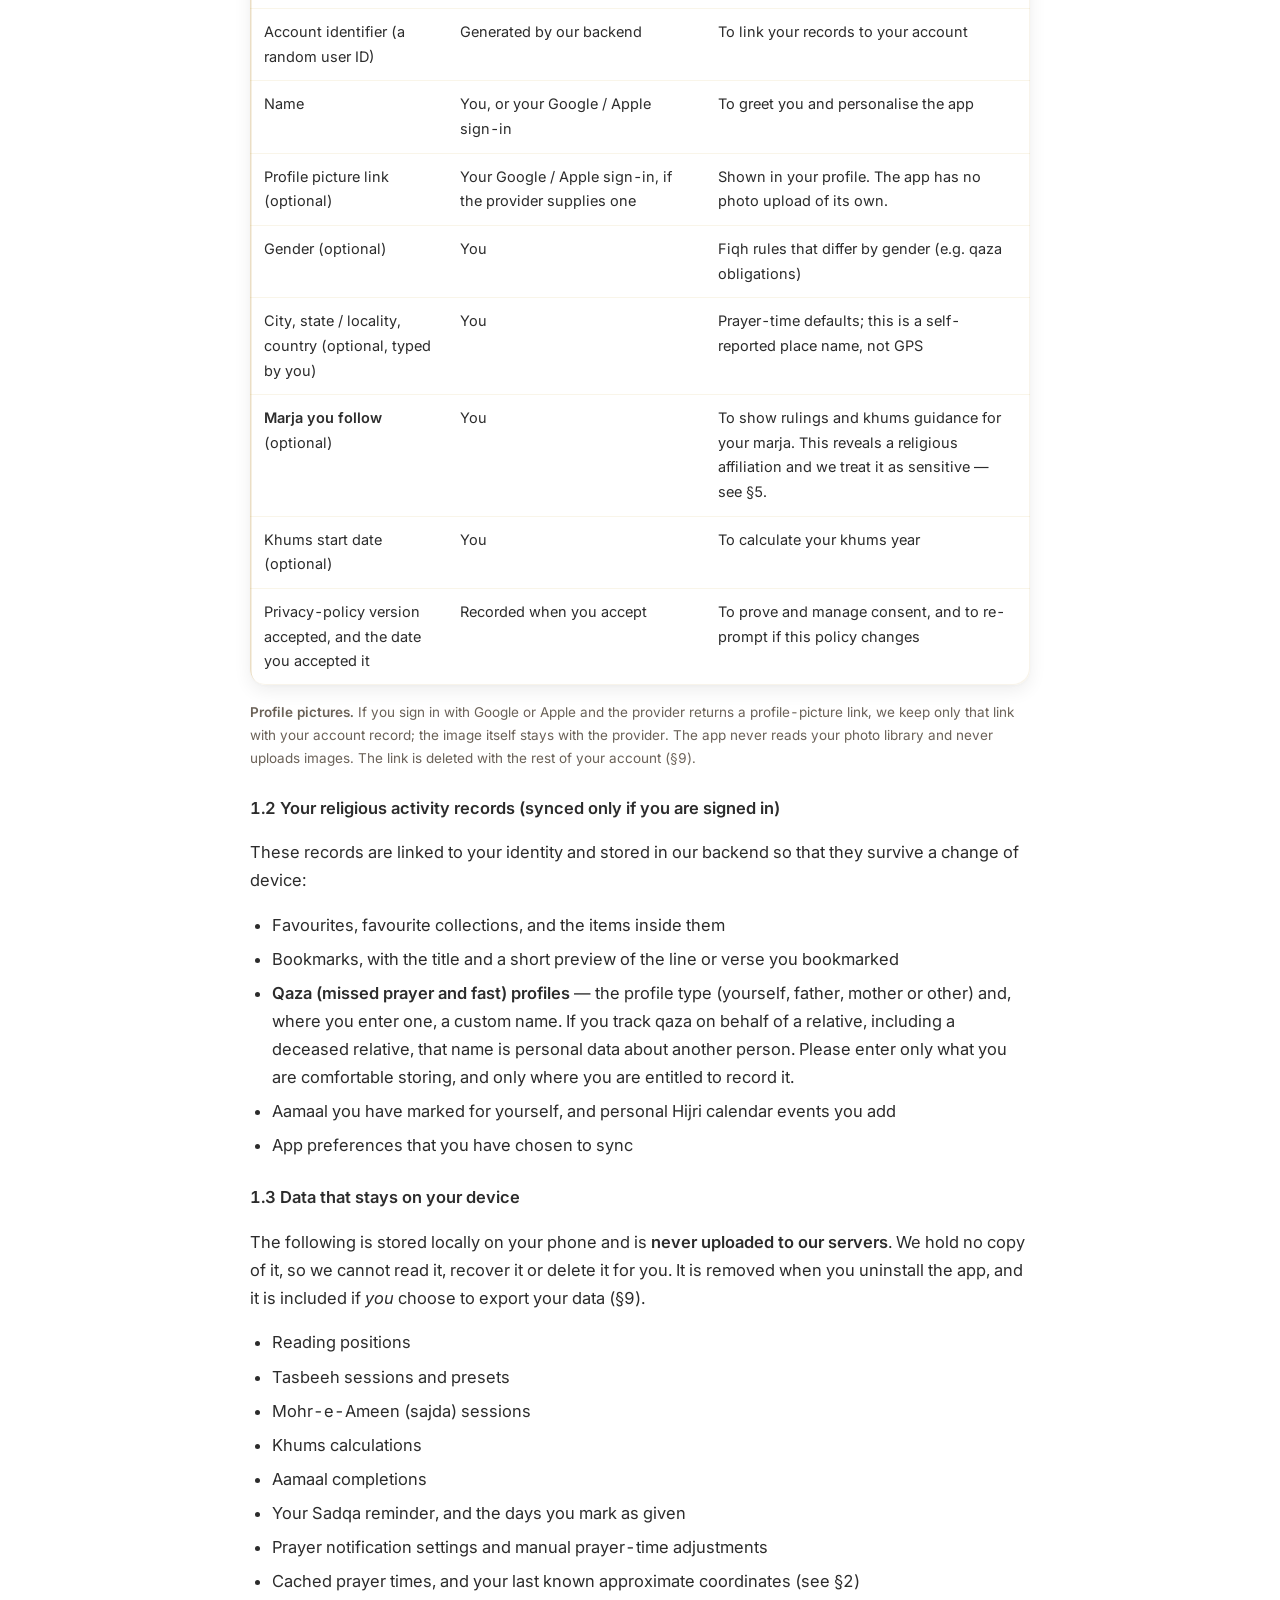
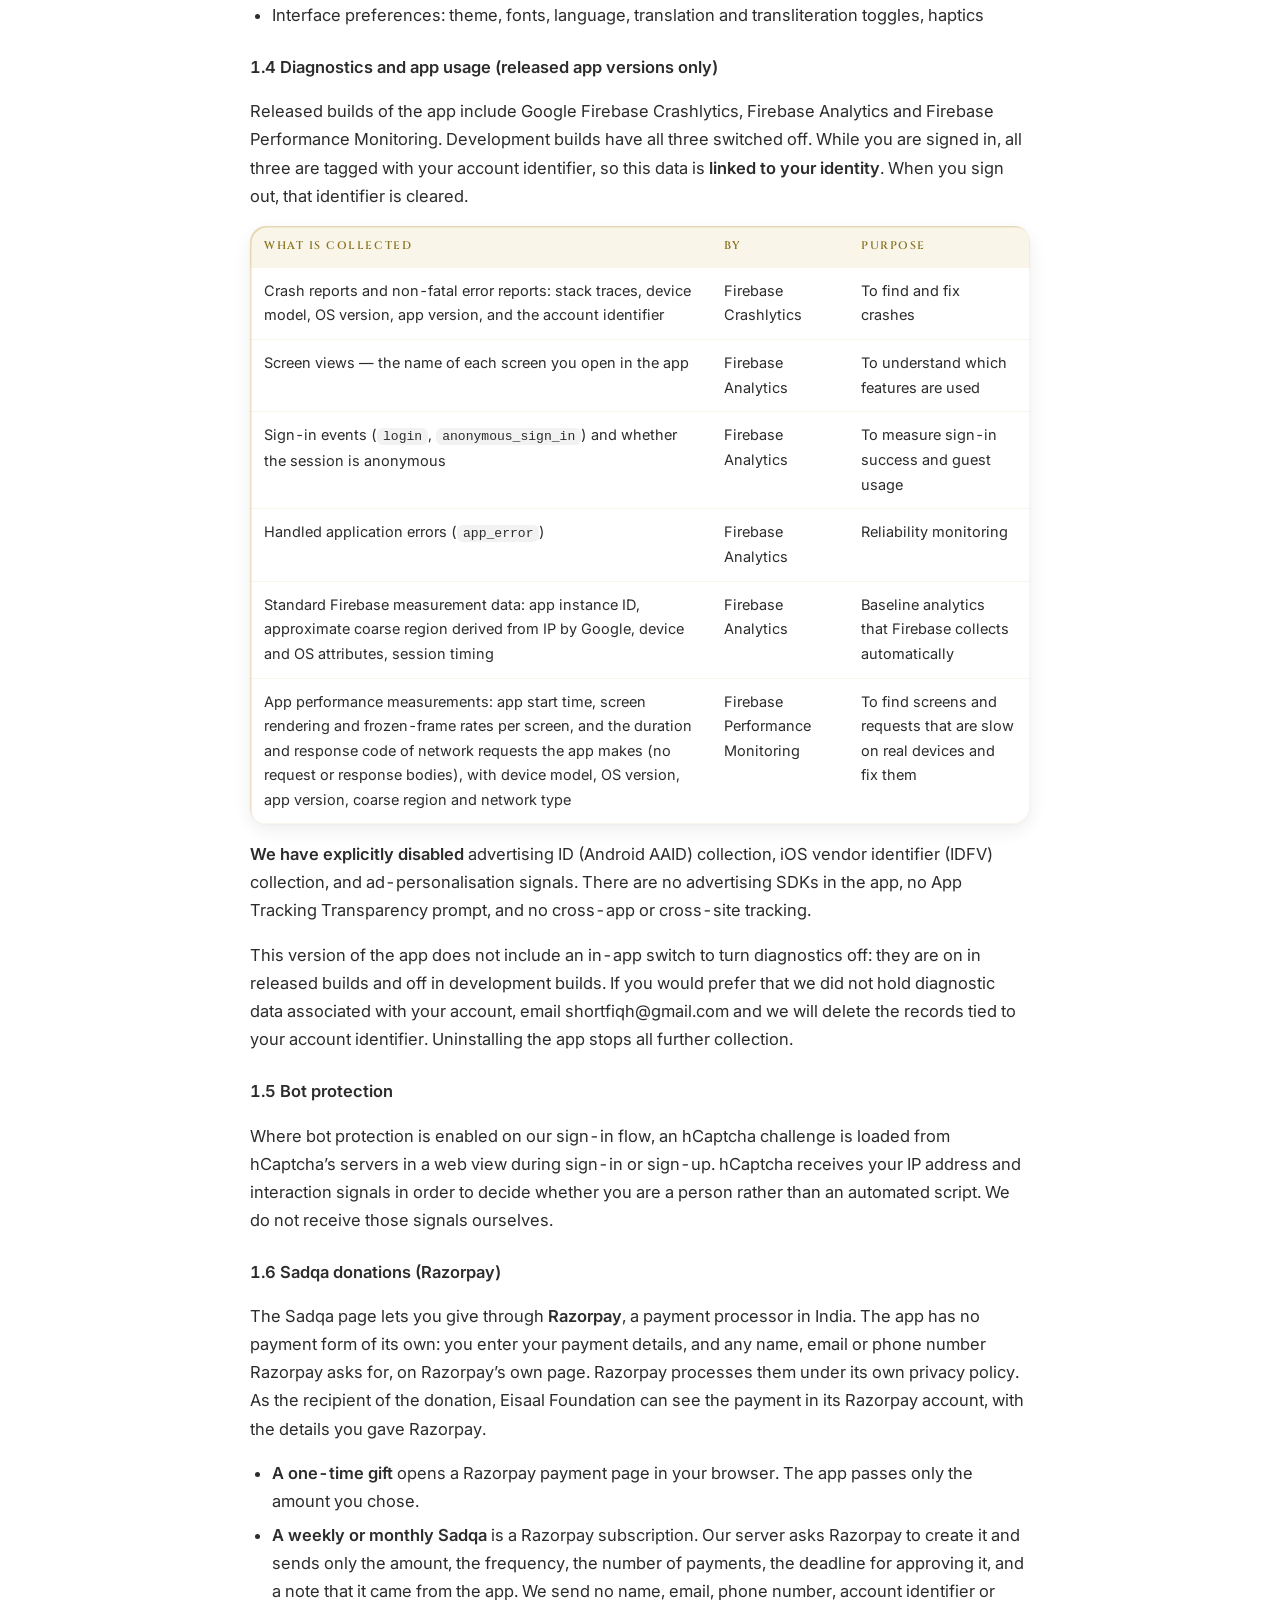
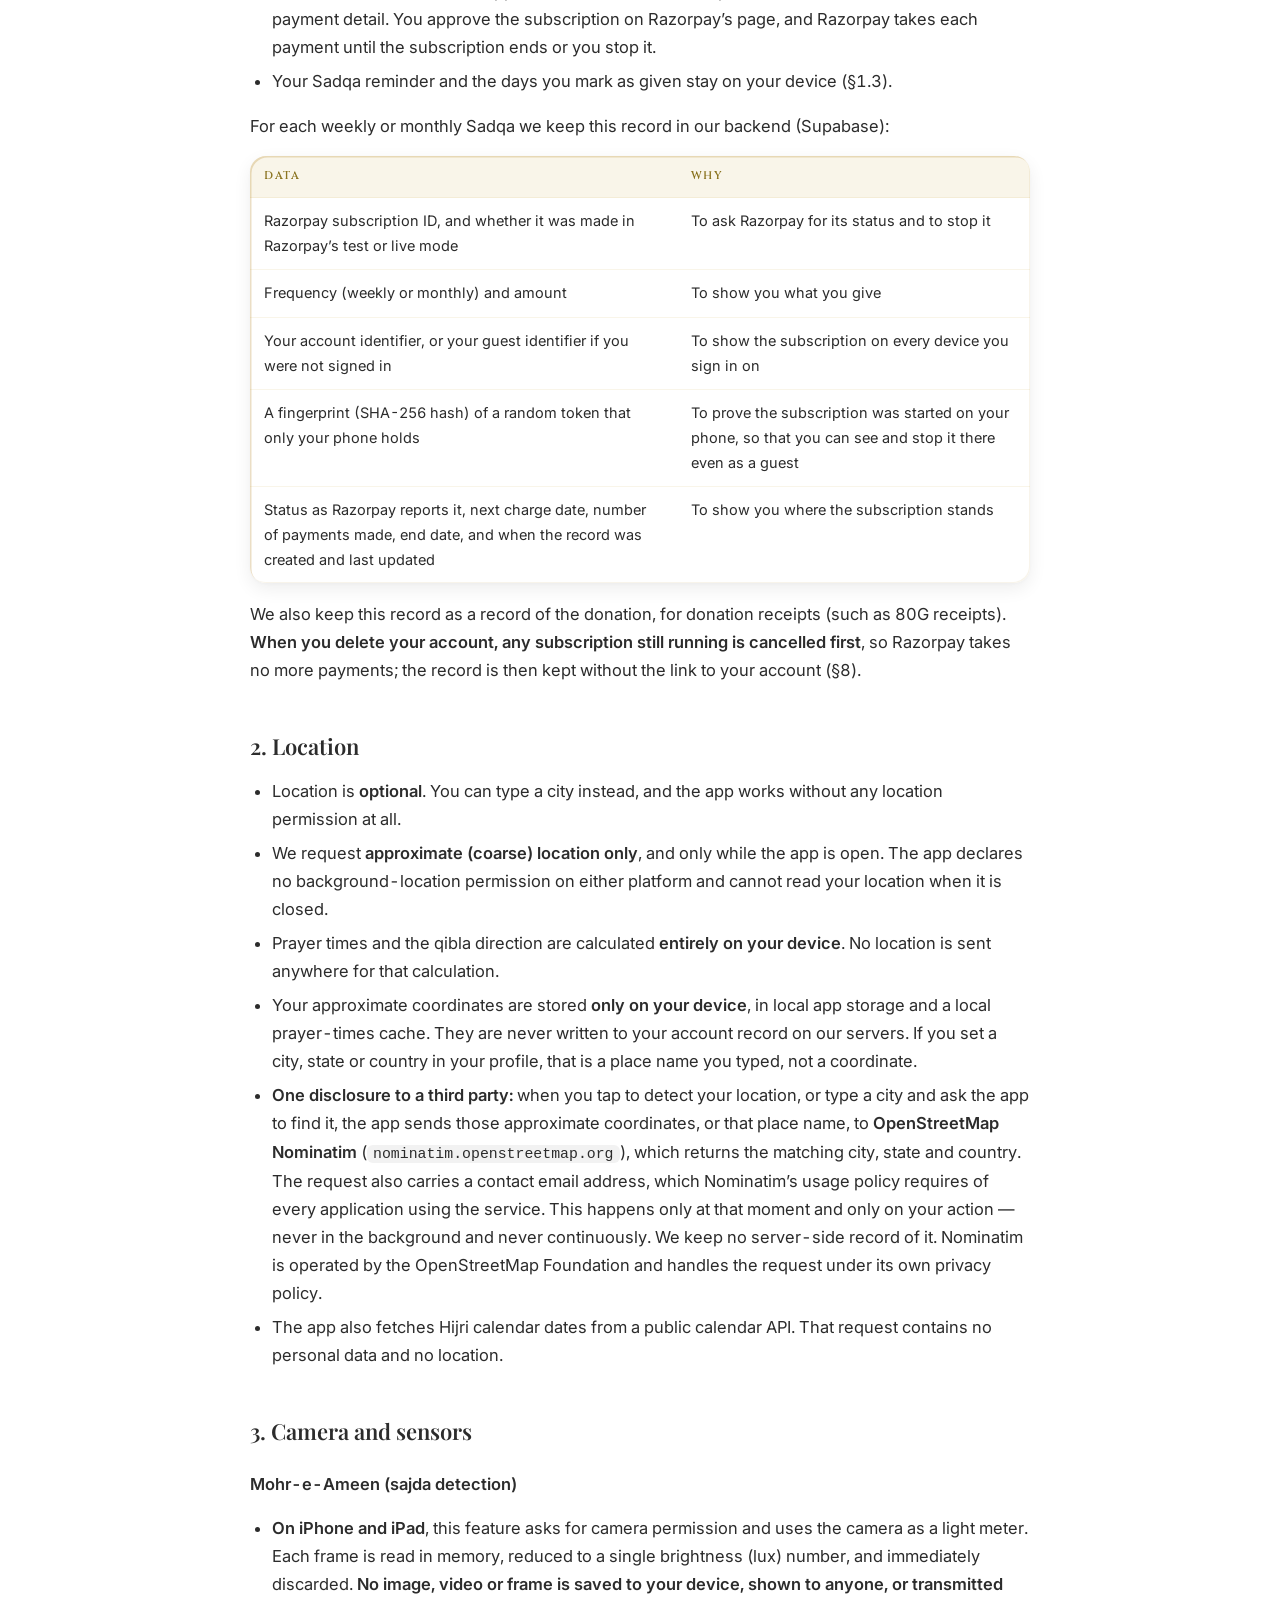
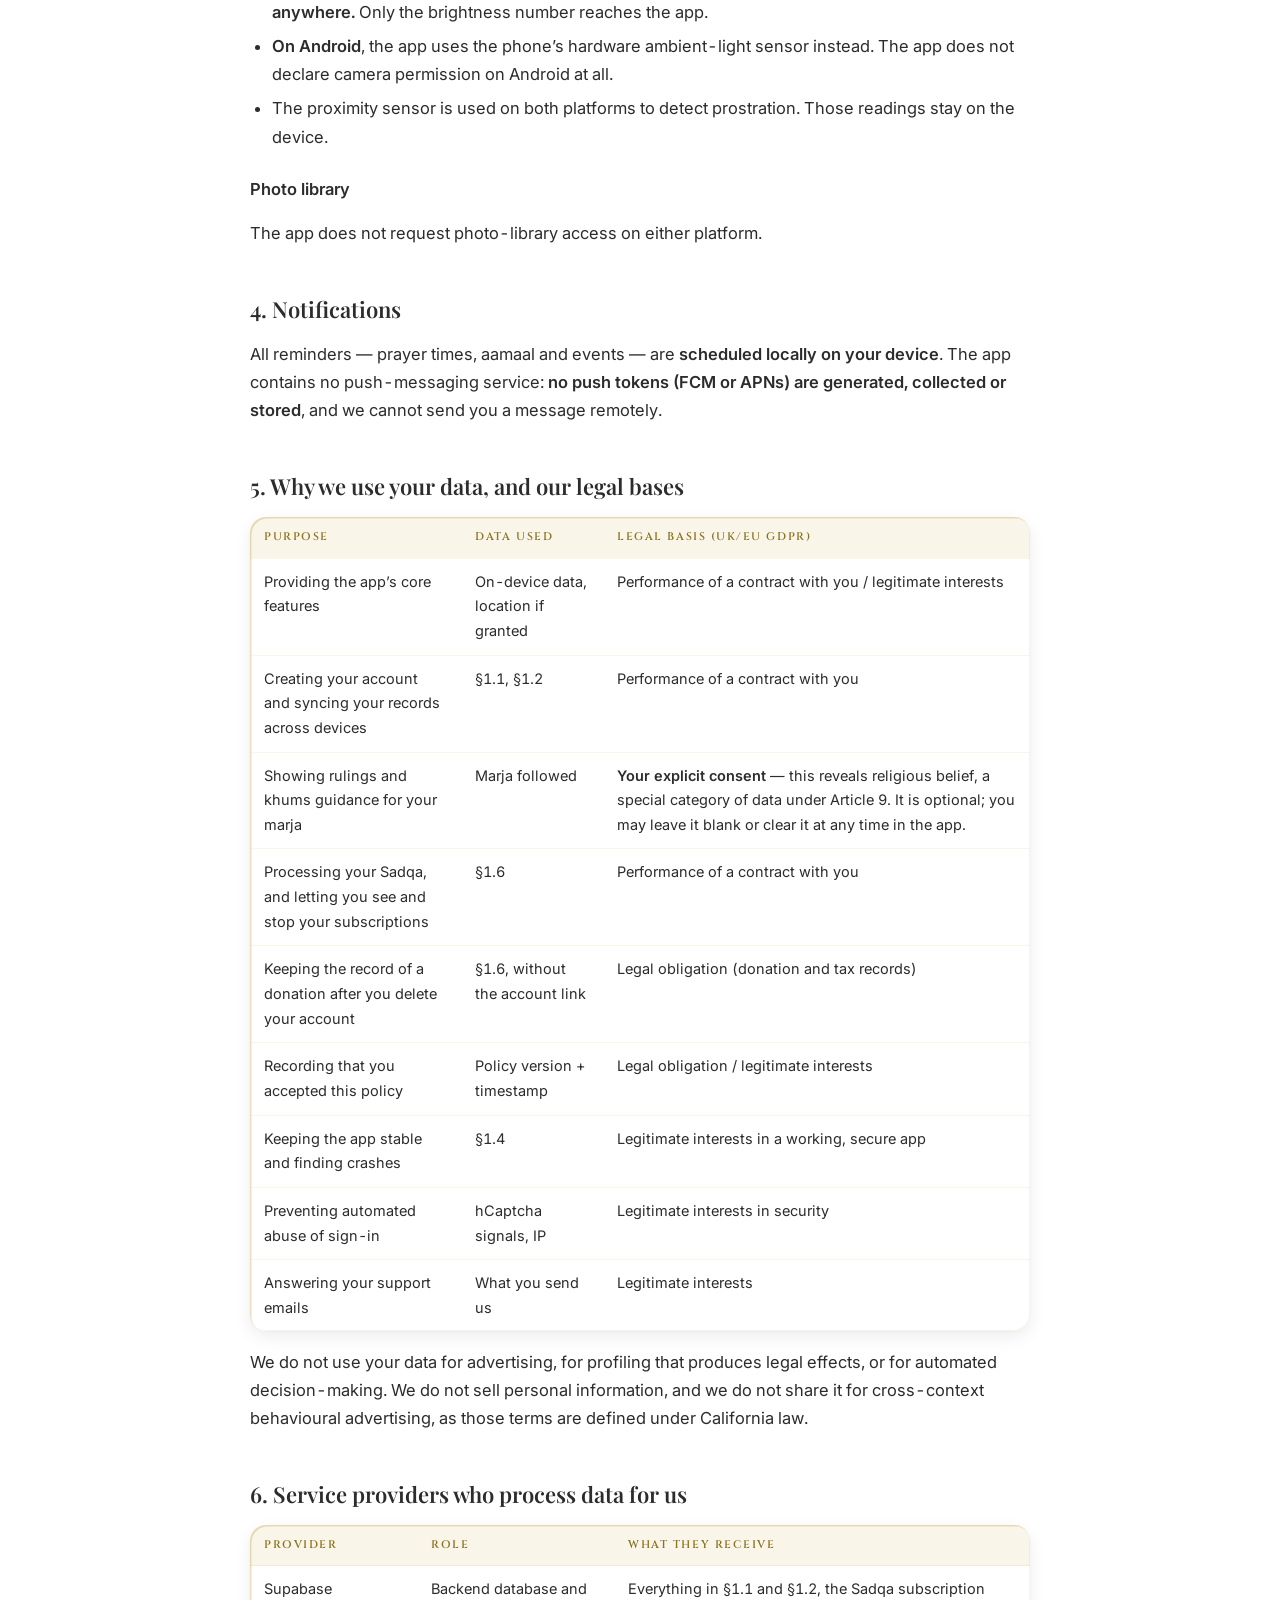
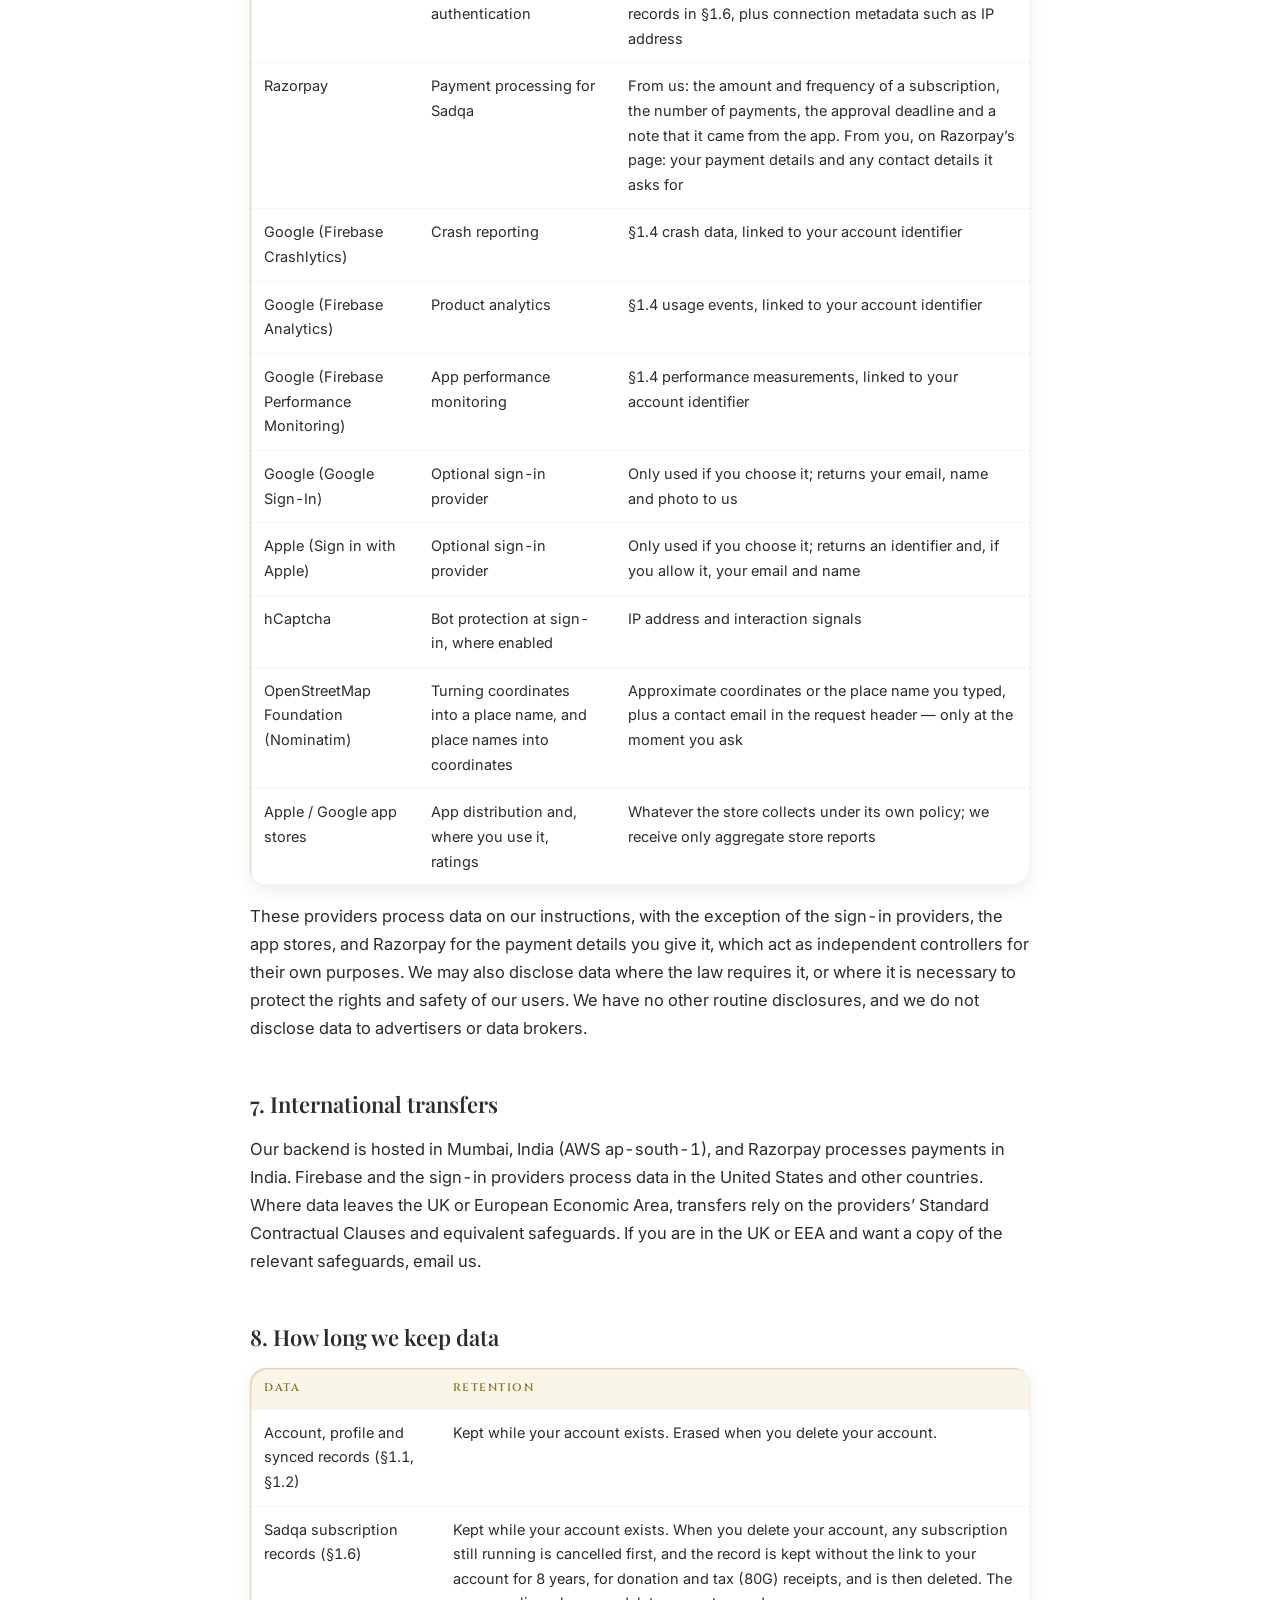
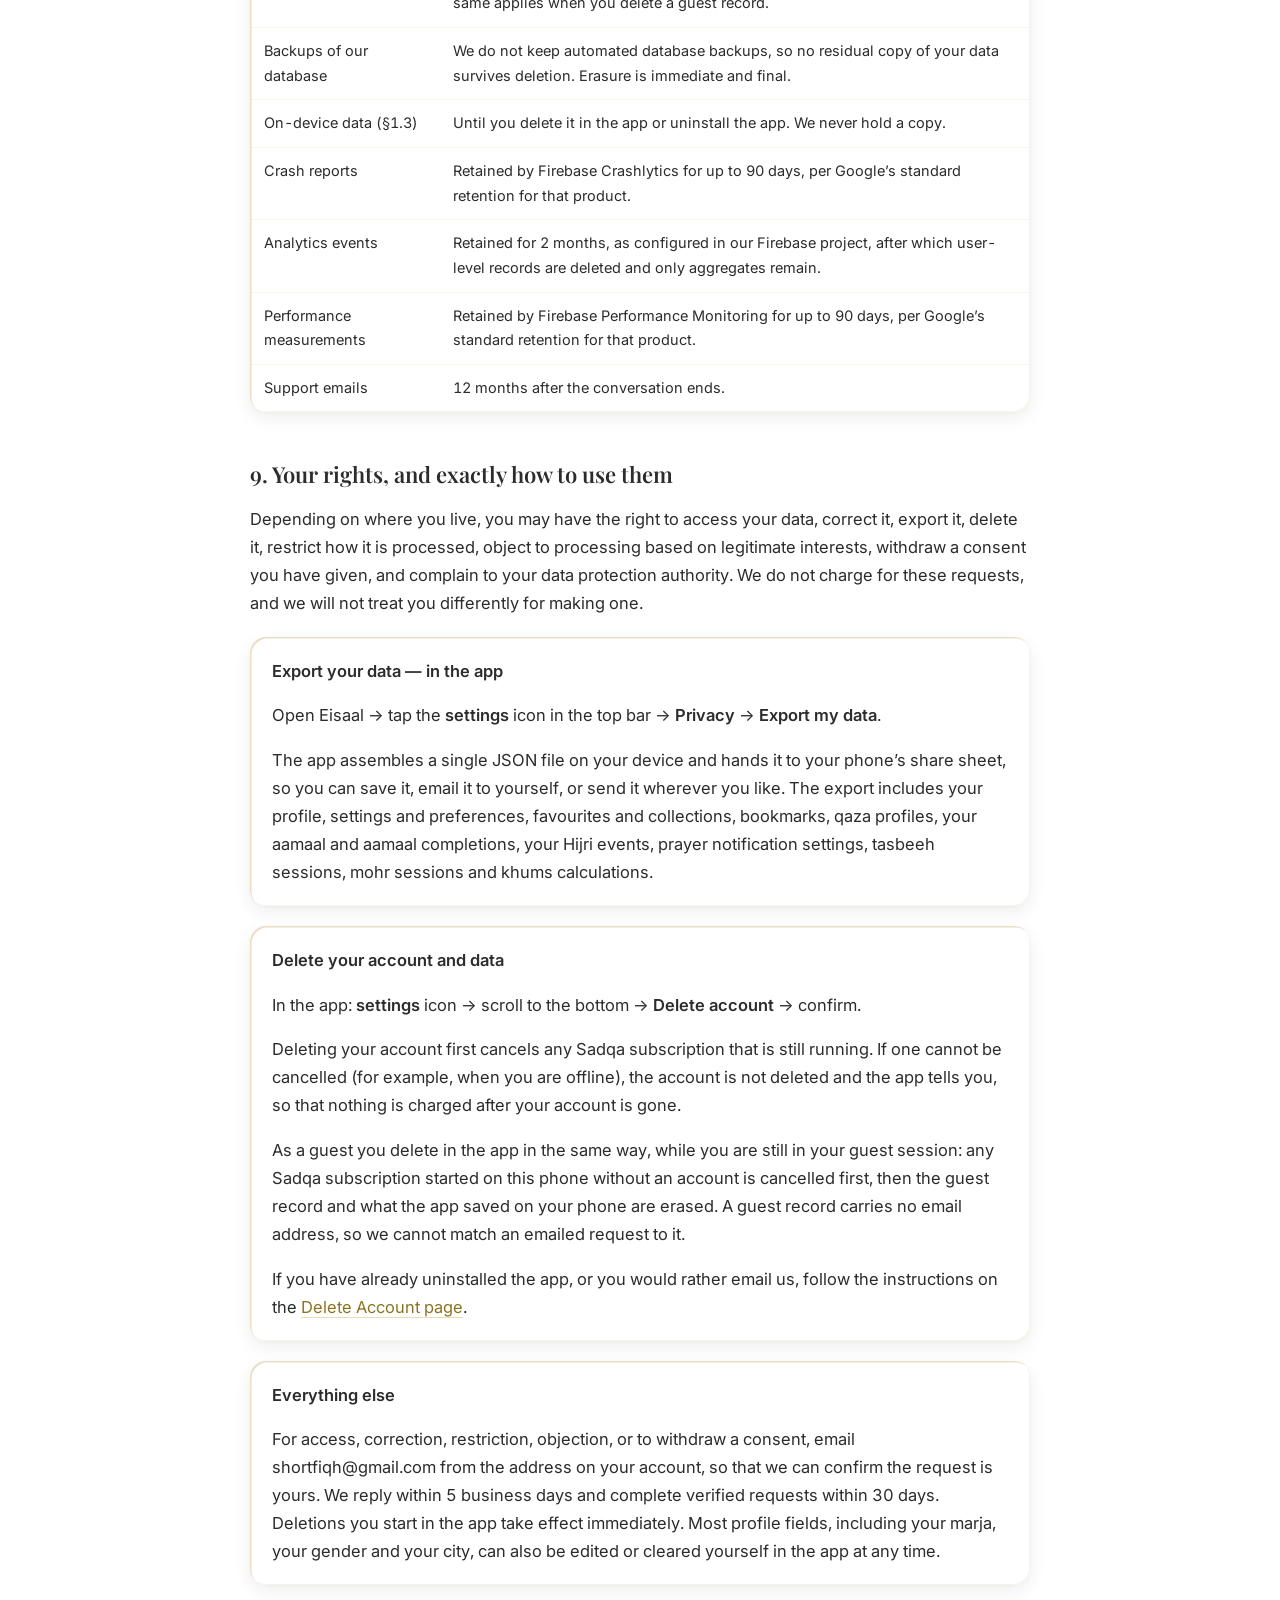
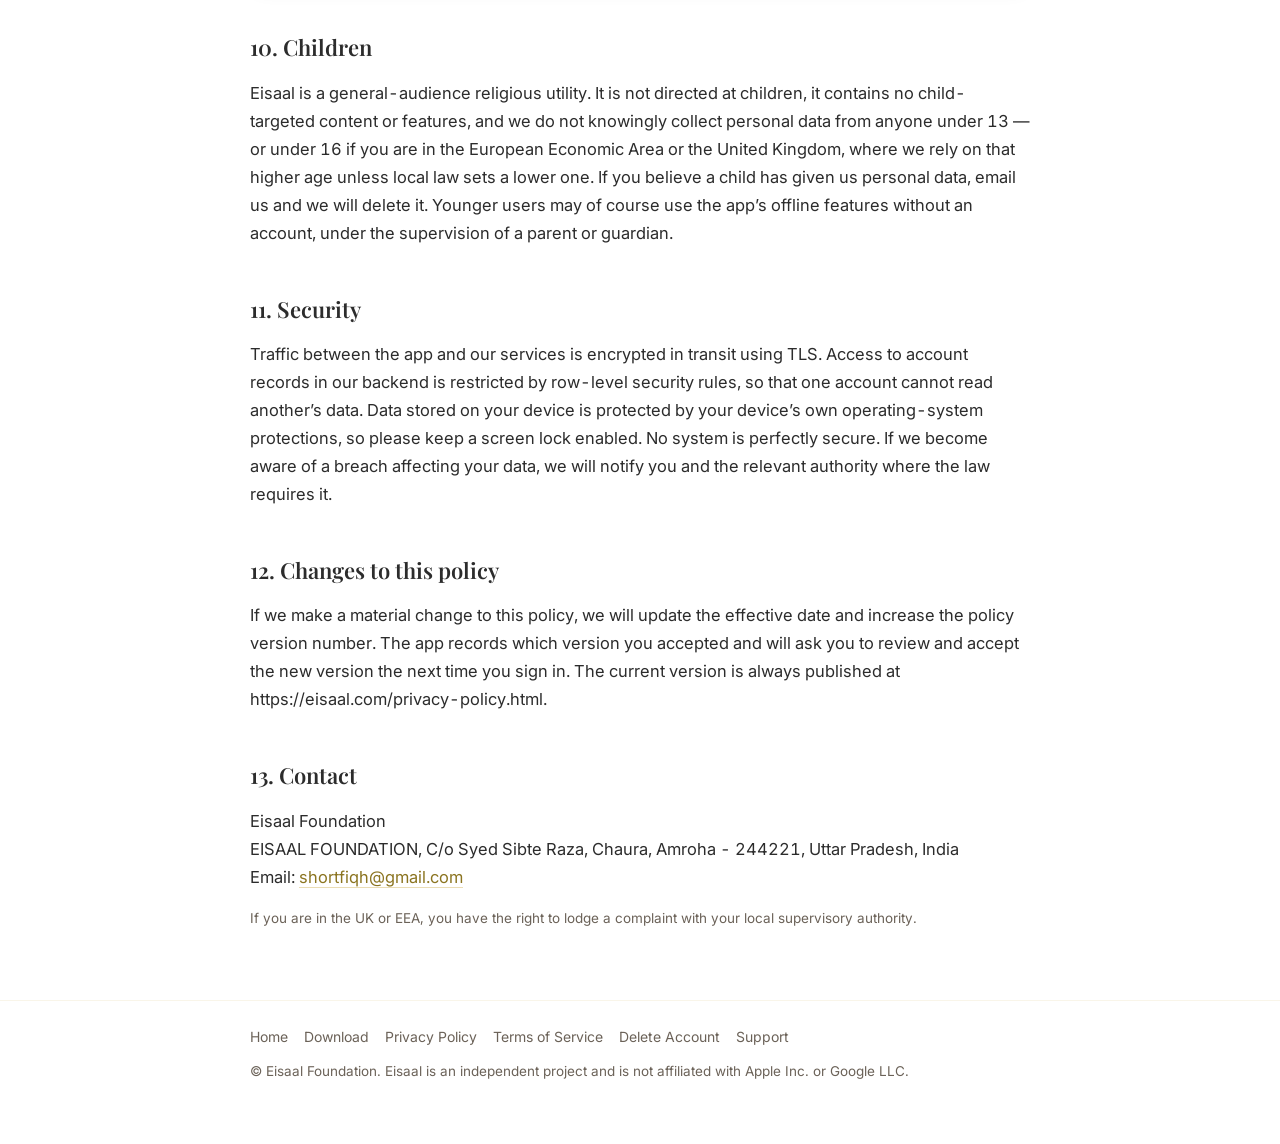
<file: privacy-policy.html>
<!DOCTYPE html>
<html lang="en">
<head>
<meta charset="utf-8">
<meta name="viewport" content="width=device-width, initial-scale=1">
<title>Privacy Policy — Eisaal</title>
<meta name="description" content="How the Eisaal app collects, uses, shares, retains and deletes your data.">
<link rel="preconnect" href="https://fonts.googleapis.com">
<link rel="preconnect" href="https://fonts.gstatic.com" crossorigin>
<link href="https://fonts.googleapis.com/css2?family=Cinzel:wght@500;600;700&family=Playfair+Display:wght@500;600;700&family=Inter:wght@400;500;600&display=swap" rel="stylesheet">
<link rel="stylesheet" href="./styles.css">
<link rel="icon" type="image/png" href="./assets/app-icon.png">
<link rel="apple-touch-icon" href="./assets/app-icon.png">
</head>
<body>

<header class="site">
  <div class="wrap bar">
    <a class="brand" href="./index.html"><img src="./assets/app-icon.png" alt="" width="34" height="34">EISAAL</a>
    <nav class="primary" aria-label="Primary"><a href="./index.html">Home</a><a href="./privacy-policy.html" class="active">Privacy</a><a href="./terms.html">Terms</a><a href="./delete-account.html">Delete Account</a><a href="./support.html">Support</a></nav>
  </div>
</header>

<main class="wrap">
  <h1>Privacy Policy</h1>
  <p class="meta">Applies to the Eisaal mobile app for iOS and Android.</p>
  <p class="meta">Effective date: 24 November 2026 &nbsp;·&nbsp; Policy version: 1.3.0 (this is the version number the app records when you accept it)</p>
  <hr class="rule">

  <p>Eisaal Foundation (&ldquo;we&rdquo;, &ldquo;us&rdquo;) publishes the Eisaal app. This policy explains what the app collects, why, who else receives it, how long it is kept, and how you can export or delete it. Each item below describes something the app actually does; nothing here is included as a precaution against features we do not have.</p>

  <div class="callout">
    <h3 style="margin-top:0">Summary</h3>
    <p><strong>You can use Eisaal without giving us any personal details.</strong> Prayer times, Quran, duas, ziyarat, taqeebat, aamaal, tasbeeh, khums and qibla all work offline on your device. Continuing as a guest creates an anonymous account record on our backend that holds no name, email or profile data — see &sect;1.1.</p>
    <p><strong>We do not sell your data.</strong> We use no advertising identifiers, show no ads, and do not track you across other apps or websites.</p>
    <p><strong>Your location is not stored on our servers.</strong> It is used on your device to calculate prayer times and the qibla direction. It is sent to a mapping service only at the moment you ask the app to find your city — see &sect;2.</p>
    <p><strong>The sajda (Mohr-e-Ameen) feature does not keep or send any image.</strong> On iPhone it reads the camera only as a light meter; each frame is reduced to a single brightness value and discarded.</p>
    <p><strong>Sadqa is paid on Razorpay&rsquo;s page, not in the app.</strong> Your card, UPI or bank details go to Razorpay, our payment processor; we never see them. For a weekly or monthly Sadqa we keep a short record of the subscription so that you can see and stop it — see &sect;1.6.</p>
    <p><strong>You can delete everything</strong> from inside the app, or by <a class="link" href="./delete-account.html">requesting deletion here</a>.</p>
  </div>

  <p class="toc"><strong>Contents:</strong>
    <a href="#collect">1. What we collect</a> ·
    <a href="#location">2. Location</a> ·
    <a href="#camera">3. Camera and sensors</a> ·
    <a href="#notifications">4. Notifications</a> ·
    <a href="#why">5. Why we use it &amp; legal bases</a> ·
    <a href="#processors">6. Service providers</a> ·
    <a href="#transfers">7. International transfers</a> ·
    <a href="#retention">8. Retention</a> ·
    <a href="#rights">9. Your rights &amp; how to use them</a> ·
    <a href="#children">10. Children</a> ·
    <a href="#security">11. Security</a> ·
    <a href="#changes">12. Changes</a> ·
    <a href="#contact">13. Contact</a>
  </p>

  <h2 id="collect">1. What we collect</h2>

  <h3>1.1 Account and profile data (collected only if you create an account)</h3>
  <p>Creating an account is optional. It exists so that your favourites, collections and qaza records follow you to a new device. This data is stored in our backend database (Supabase) and is <strong>linked to your identity</strong>.</p>
  <p><strong>Guest use.</strong> If you tap &ldquo;Continue as Guest&rdquo;, the app creates an <em>anonymous</em> session on our backend. That record is an account identifier and nothing else: no email address, no name, no profile fields. It exists so that the app has a session to work with. You delete it in the app the same way as an account (&sect;9); because it carries no email address, it cannot be deleted by emailing us. <strong>Nothing you record while you are a guest is synced to our servers</strong> — favourites, qaza records and the rest stay on your device until you create a full account. The one exception is a weekly or monthly Sadqa you start as a guest: its subscription record (&sect;1.6) is kept on our backend so that you can see and stop it.</p>
  <div class="tablewrap">
    <table>
      <tr><th>Data</th><th>Where it comes from</th><th>Why</th></tr>
      <tr><td>Email address</td><td>You, or your Google / Apple sign-in</td><td>To identify your account and sign you in</td></tr>
      <tr><td>Account identifier (a random user ID)</td><td>Generated by our backend</td><td>To link your records to your account</td></tr>
      <tr><td>Name</td><td>You, or your Google / Apple sign-in</td><td>To greet you and personalise the app</td></tr>
      <tr><td>Profile picture link (optional)</td><td>Your Google / Apple sign-in, if the provider supplies one</td><td>Shown in your profile. The app has no photo upload of its own.</td></tr>
      <tr><td>Gender (optional)</td><td>You</td><td>Fiqh rules that differ by gender (e.g. qaza obligations)</td></tr>
      <tr><td>City, state / locality, country (optional, typed by you)</td><td>You</td><td>Prayer-time defaults; this is a self-reported place name, not GPS</td></tr>
      <tr><td><strong>Marja you follow</strong> (optional)</td><td>You</td><td>To show rulings and khums guidance for your marja. This reveals a religious affiliation and we treat it as sensitive — see &sect;5.</td></tr>
      <tr><td>Khums start date (optional)</td><td>You</td><td>To calculate your khums year</td></tr>
      <tr><td>Privacy-policy version accepted, and the date you accepted it</td><td>Recorded when you accept</td><td>To prove and manage consent, and to re-prompt if this policy changes</td></tr>
    </table>
  </div>
  <p class="fine"><strong>Profile pictures.</strong> If you sign in with Google or Apple and the provider returns a profile-picture link, we keep only that link with your account record; the image itself stays with the provider. The app never reads your photo library and never uploads images. The link is deleted with the rest of your account (&sect;9).</p>

  <h3>1.2 Your religious activity records (synced only if you are signed in)</h3>
  <p>These records are linked to your identity and stored in our backend so that they survive a change of device:</p>
  <ul>
    <li>Favourites, favourite collections, and the items inside them</li>
    <li>Bookmarks, with the title and a short preview of the line or verse you bookmarked</li>
    <li><strong>Qaza (missed prayer and fast) profiles</strong> — the profile type (yourself, father, mother or other) and, where you enter one, a custom name. If you track qaza on behalf of a relative, including a deceased relative, that name is personal data about another person. Please enter only what you are comfortable storing, and only where you are entitled to record it.</li>
    <li>Aamaal you have marked for yourself, and personal Hijri calendar events you add</li>
    <li>App preferences that you have chosen to sync</li>
  </ul>

  <h3>1.3 Data that stays on your device</h3>
  <p>The following is stored locally on your phone and is <strong>never uploaded to our servers</strong>. We hold no copy of it, so we cannot read it, recover it or delete it for you. It is removed when you uninstall the app, and it is included if <em>you</em> choose to export your data (&sect;9).</p>
  <ul>
    <li>Reading positions</li>
    <li>Tasbeeh sessions and presets</li>
    <li>Mohr-e-Ameen (sajda) sessions</li>
    <li>Khums calculations</li>
    <li>Aamaal completions</li>
    <li>Your Sadqa reminder, and the days you mark as given</li>
    <li>Prayer notification settings and manual prayer-time adjustments</li>
    <li>Cached prayer times, and your last known approximate coordinates (see &sect;2)</li>
    <li>Interface preferences: theme, fonts, language, translation and transliteration toggles, haptics</li>
  </ul>

  <h3>1.4 Diagnostics and app usage (released app versions only)</h3>
  <p>Released builds of the app include Google Firebase Crashlytics, Firebase Analytics and Firebase Performance Monitoring. Development builds have all three switched off. While you are signed in, all three are tagged with your account identifier, so this data is <strong>linked to your identity</strong>. When you sign out, that identifier is cleared.</p>
  <div class="tablewrap">
    <table>
      <tr><th>What is collected</th><th>By</th><th>Purpose</th></tr>
      <tr><td>Crash reports and non-fatal error reports: stack traces, device model, OS version, app version, and the account identifier</td><td>Firebase Crashlytics</td><td>To find and fix crashes</td></tr>
      <tr><td>Screen views — the name of each screen you open in the app</td><td>Firebase Analytics</td><td>To understand which features are used</td></tr>
      <tr><td>Sign-in events (<code>login</code>, <code>anonymous_sign_in</code>) and whether the session is anonymous</td><td>Firebase Analytics</td><td>To measure sign-in success and guest usage</td></tr>
      <tr><td>Handled application errors (<code>app_error</code>)</td><td>Firebase Analytics</td><td>Reliability monitoring</td></tr>
      <tr><td>Standard Firebase measurement data: app instance ID, approximate coarse region derived from IP by Google, device and OS attributes, session timing</td><td>Firebase Analytics</td><td>Baseline analytics that Firebase collects automatically</td></tr>
      <tr><td>App performance measurements: app start time, screen rendering and frozen-frame rates per screen, and the duration and response code of network requests the app makes (no request or response bodies), with device model, OS version, app version, coarse region and network type</td><td>Firebase Performance Monitoring</td><td>To find screens and requests that are slow on real devices and fix them</td></tr>
    </table>
  </div>
  <p><strong>We have explicitly disabled</strong> advertising ID (Android AAID) collection, iOS vendor identifier (IDFV) collection, and ad-personalisation signals. There are no advertising SDKs in the app, no App Tracking Transparency prompt, and no cross-app or cross-site tracking.</p>
  <p>This version of the app does not include an in-app switch to turn diagnostics off: they are on in released builds and off in development builds. If you would prefer that we did not hold diagnostic data associated with your account, email shortfiqh@gmail.com and we will delete the records tied to your account identifier. Uninstalling the app stops all further collection.</p>

  <h3>1.5 Bot protection</h3>
  <p>Where bot protection is enabled on our sign-in flow, an hCaptcha challenge is loaded from hCaptcha&rsquo;s servers in a web view during sign-in or sign-up. hCaptcha receives your IP address and interaction signals in order to decide whether you are a person rather than an automated script. We do not receive those signals ourselves.</p>

  <h3 id="sadqa">1.6 Sadqa donations (Razorpay)</h3>
  <p>The Sadqa page lets you give through <strong>Razorpay</strong>, a payment processor in India. The app has no payment form of its own: you enter your payment details, and any name, email or phone number Razorpay asks for, on Razorpay&rsquo;s own page. Razorpay processes them under its own privacy policy. As the recipient of the donation, Eisaal Foundation can see the payment in its Razorpay account, with the details you gave Razorpay.</p>
  <ul>
    <li><strong>A one-time gift</strong> opens a Razorpay payment page in your browser. The app passes only the amount you chose.</li>
    <li><strong>A weekly or monthly Sadqa</strong> is a Razorpay subscription. Our server asks Razorpay to create it and sends only the amount, the frequency, the number of payments, the deadline for approving it, and a note that it came from the app. We send no name, email, phone number, account identifier or payment detail. You approve the subscription on Razorpay&rsquo;s page, and Razorpay takes each payment until the subscription ends or you stop it.</li>
    <li>Your Sadqa reminder and the days you mark as given stay on your device (&sect;1.3).</li>
  </ul>
  <p>For each weekly or monthly Sadqa we keep this record in our backend (Supabase):</p>
  <div class="tablewrap">
    <table>
      <tr><th>Data</th><th>Why</th></tr>
      <tr><td>Razorpay subscription ID, and whether it was made in Razorpay&rsquo;s test or live mode</td><td>To ask Razorpay for its status and to stop it</td></tr>
      <tr><td>Frequency (weekly or monthly) and amount</td><td>To show you what you give</td></tr>
      <tr><td>Your account identifier, or your guest identifier if you were not signed in</td><td>To show the subscription on every device you sign in on</td></tr>
      <tr><td>A fingerprint (SHA-256 hash) of a random token that only your phone holds</td><td>To prove the subscription was started on your phone, so that you can see and stop it there even as a guest</td></tr>
      <tr><td>Status as Razorpay reports it, next charge date, number of payments made, end date, and when the record was created and last updated</td><td>To show you where the subscription stands</td></tr>
    </table>
  </div>
  <p>We also keep this record as a record of the donation, for donation receipts (such as 80G receipts). <strong>When you delete your account, any subscription still running is cancelled first</strong>, so Razorpay takes no more payments; the record is then kept without the link to your account (&sect;8).</p>

  <h2 id="location">2. Location</h2>
  <ul>
    <li>Location is <strong>optional</strong>. You can type a city instead, and the app works without any location permission at all.</li>
    <li>We request <strong>approximate (coarse) location only</strong>, and only while the app is open. The app declares no background-location permission on either platform and cannot read your location when it is closed.</li>
    <li>Prayer times and the qibla direction are calculated <strong>entirely on your device</strong>. No location is sent anywhere for that calculation.</li>
    <li>Your approximate coordinates are stored <strong>only on your device</strong>, in local app storage and a local prayer-times cache. They are never written to your account record on our servers. If you set a city, state or country in your profile, that is a place name you typed, not a coordinate.</li>
    <li><strong>One disclosure to a third party:</strong> when you tap to detect your location, or type a city and ask the app to find it, the app sends those approximate coordinates, or that place name, to <strong>OpenStreetMap Nominatim</strong> (<code>nominatim.openstreetmap.org</code>), which returns the matching city, state and country. The request also carries a contact email address, which Nominatim&rsquo;s usage policy requires of every application using the service. This happens only at that moment and only on your action — never in the background and never continuously. We keep no server-side record of it. Nominatim is operated by the OpenStreetMap Foundation and handles the request under its own privacy policy.</li>
    <li>The app also fetches Hijri calendar dates from a public calendar API. That request contains no personal data and no location.</li>
  </ul>

  <h2 id="camera">3. Camera and sensors</h2>
  <h3>Mohr-e-Ameen (sajda detection)</h3>
  <ul>
    <li><strong>On iPhone and iPad</strong>, this feature asks for camera permission and uses the camera as a light meter. Each frame is read in memory, reduced to a single brightness (lux) number, and immediately discarded. <strong>No image, video or frame is saved to your device, shown to anyone, or transmitted anywhere.</strong> Only the brightness number reaches the app.</li>
    <li><strong>On Android</strong>, the app uses the phone&rsquo;s hardware ambient-light sensor instead. The app does not declare camera permission on Android at all.</li>
    <li>The proximity sensor is used on both platforms to detect prostration. Those readings stay on the device.</li>
  </ul>
  <h3>Photo library</h3>
  <p>The app does not request photo-library access on either platform.</p>

  <h2 id="notifications">4. Notifications</h2>
  <p>All reminders — prayer times, aamaal and events — are <strong>scheduled locally on your device</strong>. The app contains no push-messaging service: <strong>no push tokens (FCM or APNs) are generated, collected or stored</strong>, and we cannot send you a message remotely.</p>

  <h2 id="why">5. Why we use your data, and our legal bases</h2>
  <div class="tablewrap">
    <table>
      <tr><th>Purpose</th><th>Data used</th><th>Legal basis (UK/EU GDPR)</th></tr>
      <tr><td>Providing the app&rsquo;s core features</td><td>On-device data, location if granted</td><td>Performance of a contract with you / legitimate interests</td></tr>
      <tr><td>Creating your account and syncing your records across devices</td><td>&sect;1.1, &sect;1.2</td><td>Performance of a contract with you</td></tr>
      <tr><td>Showing rulings and khums guidance for your marja</td><td>Marja followed</td><td><strong>Your explicit consent</strong> — this reveals religious belief, a special category of data under Article 9. It is optional; you may leave it blank or clear it at any time in the app.</td></tr>
      <tr><td>Processing your Sadqa, and letting you see and stop your subscriptions</td><td>&sect;1.6</td><td>Performance of a contract with you</td></tr>
      <tr><td>Keeping the record of a donation after you delete your account</td><td>&sect;1.6, without the account link</td><td>Legal obligation (donation and tax records)</td></tr>
      <tr><td>Recording that you accepted this policy</td><td>Policy version + timestamp</td><td>Legal obligation / legitimate interests</td></tr>
      <tr><td>Keeping the app stable and finding crashes</td><td>&sect;1.4</td><td>Legitimate interests in a working, secure app</td></tr>
      <tr><td>Preventing automated abuse of sign-in</td><td>hCaptcha signals, IP</td><td>Legitimate interests in security</td></tr>
      <tr><td>Answering your support emails</td><td>What you send us</td><td>Legitimate interests</td></tr>
    </table>
  </div>
  <p>We do not use your data for advertising, for profiling that produces legal effects, or for automated decision-making. We do not sell personal information, and we do not share it for cross-context behavioural advertising, as those terms are defined under California law.</p>

  <h2 id="processors">6. Service providers who process data for us</h2>
  <div class="tablewrap">
    <table>
      <tr><th>Provider</th><th>Role</th><th>What they receive</th></tr>
      <tr><td>Supabase</td><td>Backend database and authentication</td><td>Everything in &sect;1.1 and &sect;1.2, the Sadqa subscription records in &sect;1.6, plus connection metadata such as IP address</td></tr>
      <tr><td>Razorpay</td><td>Payment processing for Sadqa</td><td>From us: the amount and frequency of a subscription, the number of payments, the approval deadline and a note that it came from the app. From you, on Razorpay&rsquo;s page: your payment details and any contact details it asks for</td></tr>
      <tr><td>Google (Firebase Crashlytics)</td><td>Crash reporting</td><td>&sect;1.4 crash data, linked to your account identifier</td></tr>
      <tr><td>Google (Firebase Analytics)</td><td>Product analytics</td><td>&sect;1.4 usage events, linked to your account identifier</td></tr>
      <tr><td>Google (Firebase Performance Monitoring)</td><td>App performance monitoring</td><td>&sect;1.4 performance measurements, linked to your account identifier</td></tr>
      <tr><td>Google (Google Sign-In)</td><td>Optional sign-in provider</td><td>Only used if you choose it; returns your email, name and photo to us</td></tr>
      <tr><td>Apple (Sign in with Apple)</td><td>Optional sign-in provider</td><td>Only used if you choose it; returns an identifier and, if you allow it, your email and name</td></tr>
      <tr><td>hCaptcha</td><td>Bot protection at sign-in, where enabled</td><td>IP address and interaction signals</td></tr>
      <tr><td>OpenStreetMap Foundation (Nominatim)</td><td>Turning coordinates into a place name, and place names into coordinates</td><td>Approximate coordinates or the place name you typed, plus a contact email in the request header — only at the moment you ask</td></tr>
      <tr><td>Apple / Google app stores</td><td>App distribution and, where you use it, ratings</td><td>Whatever the store collects under its own policy; we receive only aggregate store reports</td></tr>
    </table>
  </div>
  <p>These providers process data on our instructions, with the exception of the sign-in providers, the app stores, and Razorpay for the payment details you give it, which act as independent controllers for their own purposes. We may also disclose data where the law requires it, or where it is necessary to protect the rights and safety of our users. We have no other routine disclosures, and we do not disclose data to advertisers or data brokers.</p>

  <h2 id="transfers">7. International transfers</h2>
  <p>Our backend is hosted in Mumbai, India (AWS ap-south-1), and Razorpay processes payments in India. Firebase and the sign-in providers process data in the United States and other countries. Where data leaves the UK or European Economic Area, transfers rely on the providers&rsquo; Standard Contractual Clauses and equivalent safeguards. If you are in the UK or EEA and want a copy of the relevant safeguards, email us.</p>

  <h2 id="retention">8. How long we keep data</h2>
  <div class="tablewrap">
    <table>
      <tr><th>Data</th><th>Retention</th></tr>
      <tr><td>Account, profile and synced records (&sect;1.1, &sect;1.2)</td><td>Kept while your account exists. Erased when you delete your account.</td></tr>
      <tr><td>Sadqa subscription records (&sect;1.6)</td><td>Kept while your account exists. When you delete your account, any subscription still running is cancelled first, and the record is kept without the link to your account for 8 years, for donation and tax (80G) receipts, and is then deleted. The same applies when you delete a guest record.</td></tr>
      <tr><td>Backups of our database</td><td>We do not keep automated database backups, so no residual copy of your data survives deletion. Erasure is immediate and final.</td></tr>
      <tr><td>On-device data (&sect;1.3)</td><td>Until you delete it in the app or uninstall the app. We never hold a copy.</td></tr>
      <tr><td>Crash reports</td><td>Retained by Firebase Crashlytics for up to 90 days, per Google&rsquo;s standard retention for that product.</td></tr>
      <tr><td>Analytics events</td><td>Retained for 2 months, as configured in our Firebase project, after which user-level records are deleted and only aggregates remain.</td></tr>
      <tr><td>Performance measurements</td><td>Retained by Firebase Performance Monitoring for up to 90 days, per Google&rsquo;s standard retention for that product.</td></tr>
      <tr><td>Support emails</td><td>12 months after the conversation ends.</td></tr>
    </table>
  </div>

  <h2 id="rights">9. Your rights, and exactly how to use them</h2>
  <p>Depending on where you live, you may have the right to access your data, correct it, export it, delete it, restrict how it is processed, object to processing based on legitimate interests, withdraw a consent you have given, and complain to your data protection authority. We do not charge for these requests, and we will not treat you differently for making one.</p>

  <div class="card">
    <h3>Export your data — in the app</h3>
    <p>Open Eisaal &rarr; tap the <strong>settings</strong> icon in the top bar &rarr; <strong>Privacy</strong> &rarr; <strong>Export my data</strong>.</p>
    <p>The app assembles a single JSON file on your device and hands it to your phone&rsquo;s share sheet, so you can save it, email it to yourself, or send it wherever you like. The export includes your profile, settings and preferences, favourites and collections, bookmarks, qaza profiles, your aamaal and aamaal completions, your Hijri events, prayer notification settings, tasbeeh sessions, mohr sessions and khums calculations.</p>
  </div>

  <div class="card">
    <h3>Delete your account and data</h3>
    <p>In the app: <strong>settings</strong> icon &rarr; scroll to the bottom &rarr; <strong>Delete account</strong> &rarr; confirm.</p>
    <p>Deleting your account first cancels any Sadqa subscription that is still running. If one cannot be cancelled (for example, when you are offline), the account is not deleted and the app tells you, so that nothing is charged after your account is gone.</p>
    <p>As a guest you delete in the app in the same way, while you are still in your guest session: any Sadqa subscription started on this phone without an account is cancelled first, then the guest record and what the app saved on your phone are erased. A guest record carries no email address, so we cannot match an emailed request to it.</p>
    <p>If you have already uninstalled the app, or you would rather email us, follow the instructions on the <a class="link" href="./delete-account.html">Delete Account page</a>.</p>
  </div>

  <div class="card">
    <h3>Everything else</h3>
    <p>For access, correction, restriction, objection, or to withdraw a consent, email shortfiqh@gmail.com from the address on your account, so that we can confirm the request is yours. We reply within 5 business days and complete verified requests within 30 days. Deletions you start in the app take effect immediately. Most profile fields, including your marja, your gender and your city, can also be edited or cleared yourself in the app at any time.</p>
  </div>

  <h2 id="children">10. Children</h2>
  <p>Eisaal is a general-audience religious utility. It is not directed at children, it contains no child-targeted content or features, and we do not knowingly collect personal data from anyone under 13 &mdash; or under 16 if you are in the European Economic Area or the United Kingdom, where we rely on that higher age unless local law sets a lower one. If you believe a child has given us personal data, email us and we will delete it. Younger users may of course use the app&rsquo;s offline features without an account, under the supervision of a parent or guardian.</p>

  <h2 id="security">11. Security</h2>
  <p>Traffic between the app and our services is encrypted in transit using TLS. Access to account records in our backend is restricted by row-level security rules, so that one account cannot read another&rsquo;s data. Data stored on your device is protected by your device&rsquo;s own operating-system protections, so please keep a screen lock enabled. No system is perfectly secure. If we become aware of a breach affecting your data, we will notify you and the relevant authority where the law requires it.</p>

  <h2 id="changes">12. Changes to this policy</h2>
  <p>If we make a material change to this policy, we will update the effective date and increase the policy version number. The app records which version you accepted and will ask you to review and accept the new version the next time you sign in. The current version is always published at https://eisaal.com/privacy-policy.html.</p>

  <h2 id="contact">13. Contact</h2>
  <p>
    Eisaal Foundation<br>
    EISAAL FOUNDATION, C/o Syed Sibte Raza, Chaura, Amroha - 244221, Uttar Pradesh, India<br>
    Email: <a class="link" href="mailto:shortfiqh@gmail.com">shortfiqh@gmail.com</a>
  </p>
  <p class="fine">If you are in the UK or EEA, you have the right to lodge a complaint with your local supervisory authority.</p>
</main>

<footer class="site">
  <div class="wrap">
    <nav aria-label="Footer"><a href="./index.html">Home</a><a href="./download.html">Download</a><a href="./privacy-policy.html">Privacy Policy</a><a href="./terms.html">Terms of Service</a><a href="./delete-account.html">Delete Account</a><a href="./support.html">Support</a></nav>
    <p class="fine">&copy; Eisaal Foundation. Eisaal is an independent project and is not affiliated with Apple Inc. or Google LLC.</p>
  </div>
</footer>

</body>
</html>
</file>
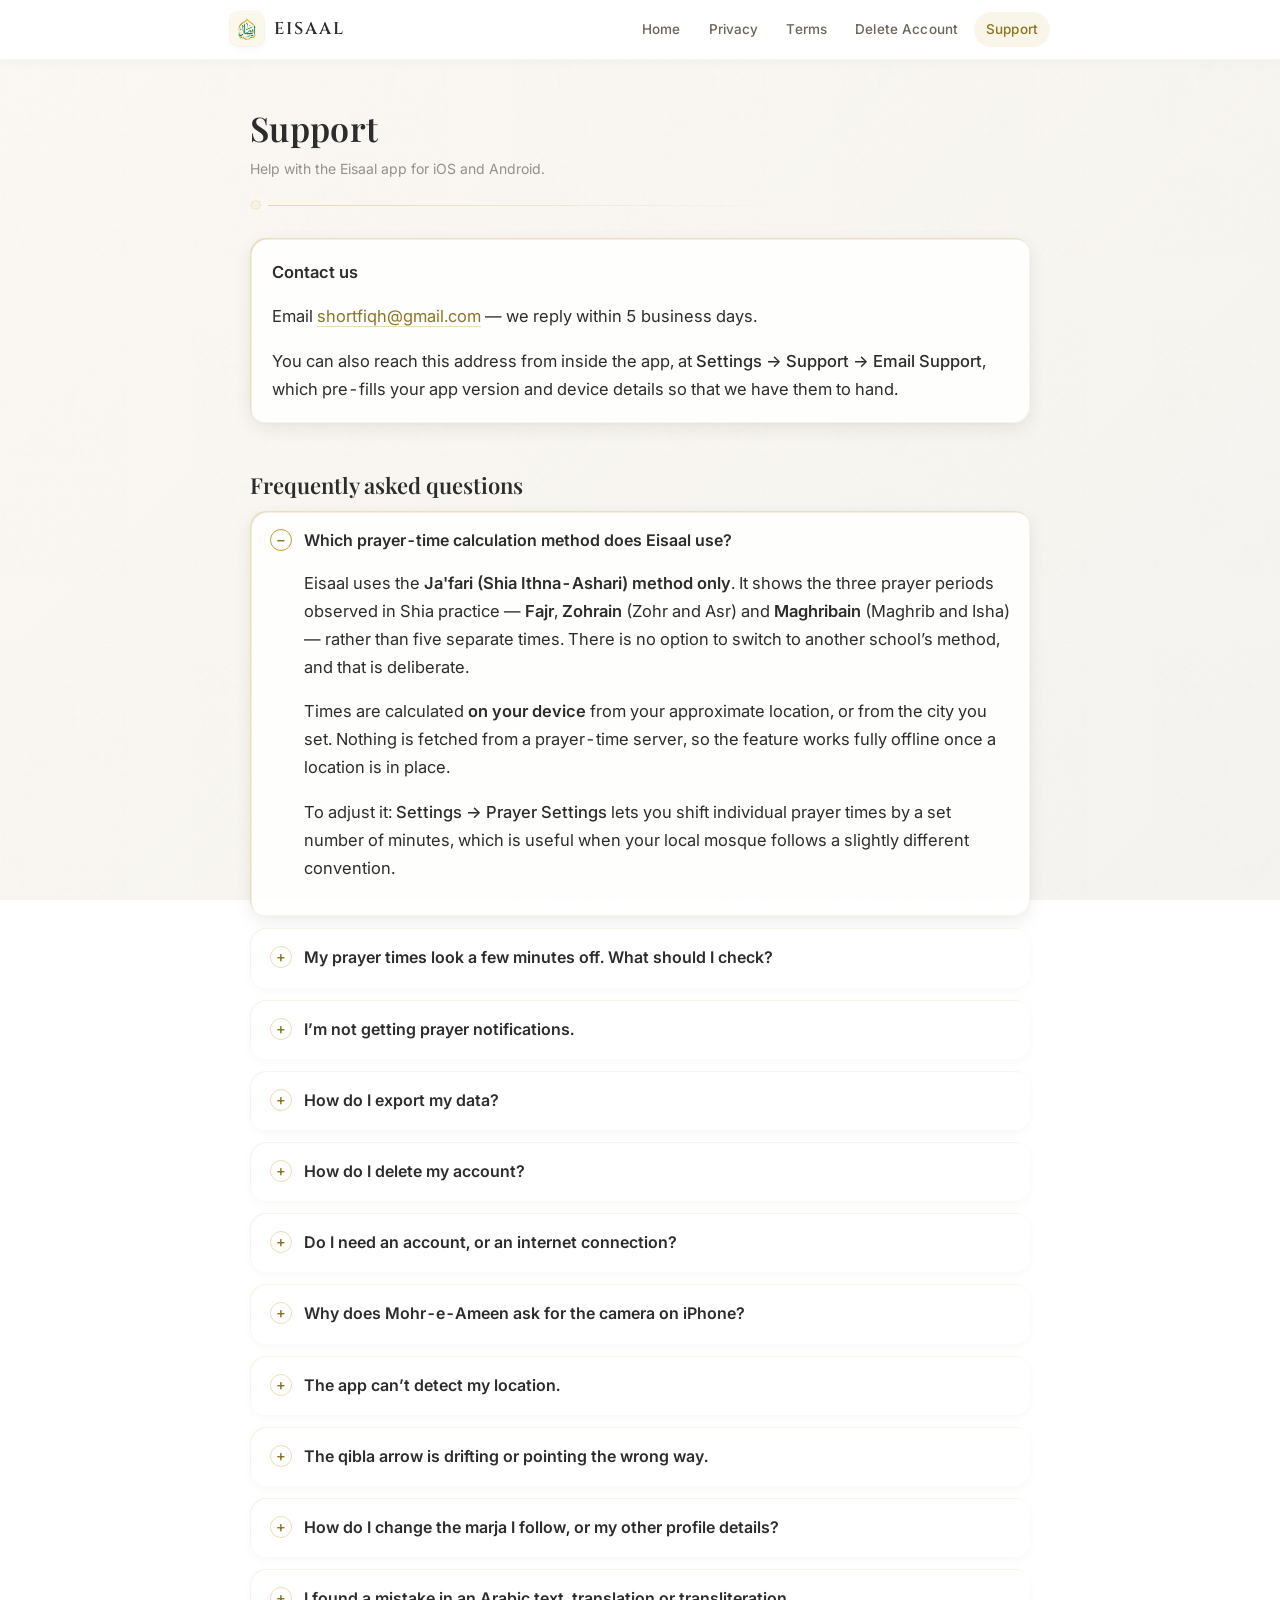
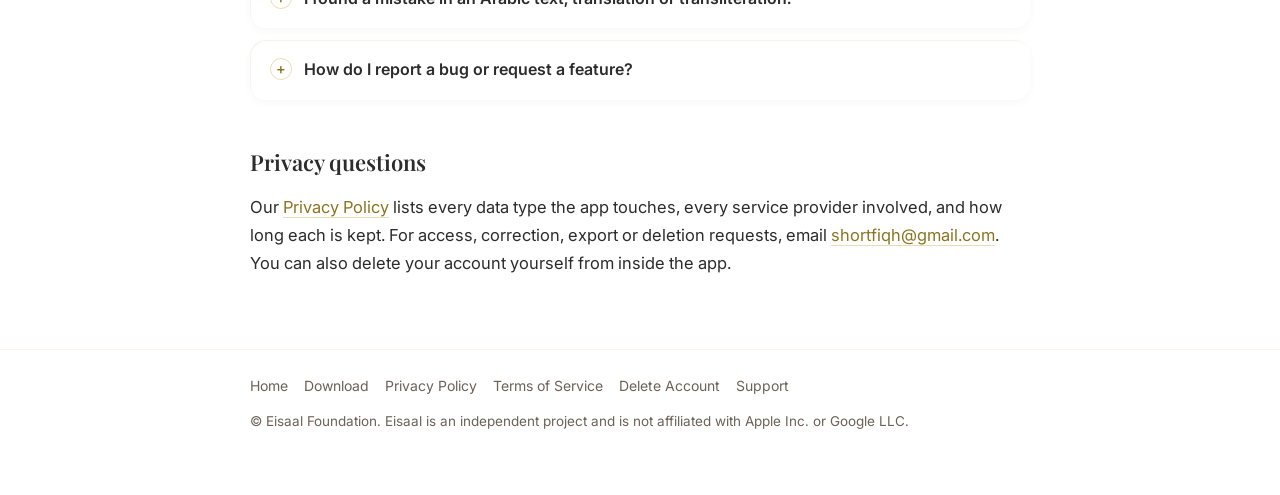
<file: support.html>
<!DOCTYPE html>
<html lang="en">
<head>
<meta charset="utf-8">
<meta name="viewport" content="width=device-width, initial-scale=1">
<title>Support — Eisaal</title>
<meta name="description" content="Get help with Eisaal: prayer-time method, notification troubleshooting, data export, account deletion and contact details.">
<link rel="preconnect" href="https://fonts.googleapis.com">
<link rel="preconnect" href="https://fonts.gstatic.com" crossorigin>
<link href="https://fonts.googleapis.com/css2?family=Cinzel:wght@500;600;700&family=Playfair+Display:wght@500;600;700&family=Inter:wght@400;500;600&display=swap" rel="stylesheet">
<link rel="stylesheet" href="./styles.css">
<link rel="icon" type="image/png" href="./assets/app-icon.png">
<link rel="apple-touch-icon" href="./assets/app-icon.png">
</head>
<body>

<header class="site">
  <div class="wrap bar">
    <a class="brand" href="./index.html"><img src="./assets/app-icon.png" alt="" width="34" height="34">EISAAL</a>
    <nav class="primary" aria-label="Primary"><a href="./index.html">Home</a><a href="./privacy-policy.html">Privacy</a><a href="./terms.html">Terms</a><a href="./delete-account.html">Delete Account</a><a href="./support.html" class="active">Support</a></nav>
  </div>
</header>

<main class="wrap">
  <h1>Support</h1>
  <p class="meta">Help with the Eisaal app for iOS and Android.</p>
  <hr class="rule">

  <div class="card">
    <h3>Contact us</h3>
    <p>Email <a class="link" href="mailto:shortfiqh@gmail.com">shortfiqh@gmail.com</a> — we reply within 5 business days.</p>
    <p>You can also reach this address from inside the app, at <span class="path">Settings &rarr; Support &rarr; Email Support</span>, which pre-fills your app version and device details so that we have them to hand.</p>
  </div>

  <h2>Frequently asked questions</h2>

  <details open>
    <summary>Which prayer-time calculation method does Eisaal use?</summary>
    <div class="body">
      <p>Eisaal uses the <strong>Ja'fari (Shia Ithna-Ashari) method only</strong>. It shows the three prayer periods observed in Shia practice — <strong>Fajr</strong>, <strong>Zohrain</strong> (Zohr and Asr) and <strong>Maghribain</strong> (Maghrib and Isha) — rather than five separate times. There is no option to switch to another school&rsquo;s method, and that is deliberate.</p>
      <p>Times are calculated <strong>on your device</strong> from your approximate location, or from the city you set. Nothing is fetched from a prayer-time server, so the feature works fully offline once a location is in place.</p>
      <p>To adjust it: <span class="path">Settings &rarr; Prayer Settings</span> lets you shift individual prayer times by a set number of minutes, which is useful when your local mosque follows a slightly different convention.</p>
    </div>
  </details>

  <details>
    <summary>My prayer times look a few minutes off. What should I check?</summary>
    <div class="body">
      <ul>
        <li>Confirm your location is right — <span class="path">Settings &rarr; Prayer Settings</span> &rarr; location. If you have travelled, re-detect it or type your new city.</li>
        <li>Check your phone&rsquo;s time zone is set automatically.</li>
        <li>Local mosques often round or apply a precaution of a few minutes. Use the per-prayer minute adjustment in Prayer Settings to match your community.</li>
        <li>At very high latitudes, and during long summer days, calculated Fajr and Isha are unreliable in every app. Follow your marja&rsquo;s guidance for those months.</li>
      </ul>
      <p>Prayer times in the app are calculated approximations. Where the validity of a prayer depends on the exact time, verify with your local mosque or your marja&rsquo;s office.</p>
    </div>
  </details>

  <details>
    <summary>I&rsquo;m not getting prayer notifications.</summary>
    <div class="body">
      <p>Eisaal schedules all reminders <strong>locally on your device</strong>, with no push server involved, so the cause is almost always a device permission or a battery setting.</p>
      <p><strong>First, in the app:</strong></p>
      <ul>
        <li><span class="path">Settings &rarr; Notifications</span> — make sure prayer reminders are enabled, and that the individual prayers you want (Fajr, Zohrain, Maghribain) are switched on.</li>
        <li>Make sure a location or city is set, since reminders are scheduled from your prayer times.</li>
        <li>Open the app from time to time. Reminders are scheduled ahead in batches and are refreshed each time you open it.</li>
      </ul>
      <p><strong>On Android:</strong></p>
      <ul>
        <li>System Settings &rarr; Apps &rarr; Eisaal &rarr; Notifications — allow notifications, and check the prayer channel is not muted or set to silent.</li>
        <li>System Settings &rarr; Apps &rarr; Eisaal &rarr; Battery — set to <em>Unrestricted</em>. Aggressive battery optimisation (common on Xiaomi, OnePlus, Oppo, Vivo, Samsung and Huawei devices) is the single most frequent cause of missing alarms.</li>
        <li>Allow &ldquo;Alarms &amp; reminders&rdquo; if your Android version asks for it.</li>
        <li>Do not force-stop or swipe the app away from recents repeatedly; on some devices that cancels scheduled alarms.</li>
      </ul>
      <p><strong>On iPhone or iPad:</strong></p>
      <ul>
        <li>System Settings &rarr; Notifications &rarr; Eisaal — allow notifications, with sounds and banners on.</li>
        <li>Check Focus / Do Not Disturb and Scheduled Summary are not holding them back — add Eisaal as an allowed app if you use Focus modes.</li>
        <li>Check the ringer and volume, and that silent mode is not suppressing the alert sound.</li>
      </ul>
      <p>If none of that helps, email us with your device model and OS version and we will look into it.</p>
    </div>
  </details>

  <details>
    <summary>How do I export my data?</summary>
    <div class="body">
      <p><span class="path">Settings &rarr; Privacy &rarr; Export my data</span>.</p>
      <p>The app builds a single <strong>JSON file on your device</strong> and passes it to your phone&rsquo;s share sheet, so you can save it to Files or Drive, email it to yourself, or send it elsewhere. Nothing is emailed automatically; you choose where the file goes.</p>
      <p>The export includes: your profile, app settings and preferences, favourites and collections, bookmarks, qaza profiles, your aamaal and aamaal completions, personal Hijri events, prayer notification settings, tasbeeh sessions, mohr (sajda) sessions, and khums calculations.</p>
      <p>If a section cannot be read — for example because you are offline and that section lives in your account — the export still completes and marks the section as unavailable. Run it again with a connection if anything looks missing.</p>
    </div>
  </details>

  <details>
    <summary>How do I delete my account?</summary>
    <div class="body">
      <p>In the app: <span class="path">Settings &rarr; (bottom, below Data &amp; account) &rarr; Delete account</span>. It is immediate and permanent.</p>
      <p>If you have already uninstalled the app, follow the email route on our <a class="link" href="./delete-account.html">Delete Account page</a>, which also lists exactly what gets erased.</p>
    </div>
  </details>

  <details>
    <summary>Do I need an account, or an internet connection?</summary>
    <div class="body">
      <p>Neither is required for the core of the app. The Quran, duas, ziyarat, taqeebat and aamaal are bundled with the download and read offline, and prayer times, qibla, tasbeeh and khums are all calculated on your device.</p>
      <p>A connection is needed only to sign in, to sync favourites and qaza records across devices, to look up a city name when you set your location, and to fetch Hijri calendar data.</p>
    </div>
  </details>

  <details>
    <summary>Why does Mohr-e-Ameen ask for the camera on iPhone?</summary>
    <div class="body">
      <p>iPhones do not expose an ambient-light sensor to apps, so on iOS the sajda tracker uses the camera purely as a light meter. Each frame is measured in memory, reduced to a single brightness value, and discarded. <strong>No photo or video is stored, displayed or sent anywhere.</strong></p>
      <p>On Android the app uses the phone&rsquo;s built-in light sensor and does not request camera permission at all.</p>
      <p>You can decline camera access; the rest of the app works normally without it.</p>
    </div>
  </details>

  <details>
    <summary>The app can&rsquo;t detect my location.</summary>
    <div class="body">
      <p>Eisaal asks only for <strong>approximate location, and only while the app is open</strong>. If detection fails, check that location services are enabled for Eisaal in your system settings, and that you are not indoors with a weak signal.</p>
      <p>You never have to grant the permission. In <span class="path">Settings &rarr; Prayer Settings</span> you can type your city, state and country instead, and prayer times are calculated from that.</p>
    </div>
  </details>

  <details>
    <summary>The qibla arrow is drifting or pointing the wrong way.</summary>
    <div class="body">
      <p>The qibla compass depends on your phone&rsquo;s magnetometer. Move away from metal surfaces, magnets, magnetic phone mounts, laptops and cars, then calibrate by moving the phone in a figure-of-eight a few times. Check that your location is set correctly, since the bearing is computed from it.</p>
      <p>For an act of worship where direction matters, confirm with a physical compass or your local mosque.</p>
    </div>
  </details>

  <details>
    <summary>How do I change the marja I follow, or my other profile details?</summary>
    <div class="body">
      <p>Open your profile from Settings and edit it there. Your marja, name, gender, city and khums start date can each be changed or cleared at any time. Recording a marja is optional, and the app works without it.</p>
    </div>
  </details>

  <details>
    <summary>I found a mistake in an Arabic text, translation or transliteration.</summary>
    <div class="body">
      <p>Please tell us. We treat corrections to religious text as the highest-priority reports we receive. Email shortfiqh@gmail.com with the name of the dua, ziyarat, surah or aamal, the line in question, and the correction together with its source if you have one.</p>
      <p>Every Arabic text in Eisaal is reproduced verbatim from a published source; we never generate or paraphrase it. Translations and transliterations come from published sources; where none exists, an English or Urdu draft made with AI is checked by our team and marked in the app with a small AI icon. Every correction is checked against the source before it is published in an update.</p>
    </div>
  </details>

  <details>
    <summary>How do I report a bug or request a feature?</summary>
    <div class="body">
      <p>Email shortfiqh@gmail.com. To help us reproduce a bug, please include:</p>
      <pre>Device model:   e.g. iPhone 14 / Pixel 8
OS version:     e.g. iOS 18.2 / Android 15
App version:    Settings -> About -> Version
What happened:
What you expected:
Steps to reproduce:</pre>
      <p>Screenshots or a short screen recording help a great deal.</p>
    </div>
  </details>

  <h2>Privacy questions</h2>
  <p>Our <a class="link" href="./privacy-policy.html">Privacy Policy</a> lists every data type the app touches, every service provider involved, and how long each is kept. For access, correction, export or deletion requests, email <a class="link" href="mailto:shortfiqh@gmail.com">shortfiqh@gmail.com</a>. You can also delete your account yourself from inside the app.</p>
</main>

<footer class="site">
  <div class="wrap">
    <nav aria-label="Footer"><a href="./index.html">Home</a><a href="./download.html">Download</a><a href="./privacy-policy.html">Privacy Policy</a><a href="./terms.html">Terms of Service</a><a href="./delete-account.html">Delete Account</a><a href="./support.html">Support</a></nav>
    <p class="fine">&copy; Eisaal Foundation. Eisaal is an independent project and is not affiliated with Apple Inc. or Google LLC.</p>
  </div>
</footer>

</body>
</html>
</file>
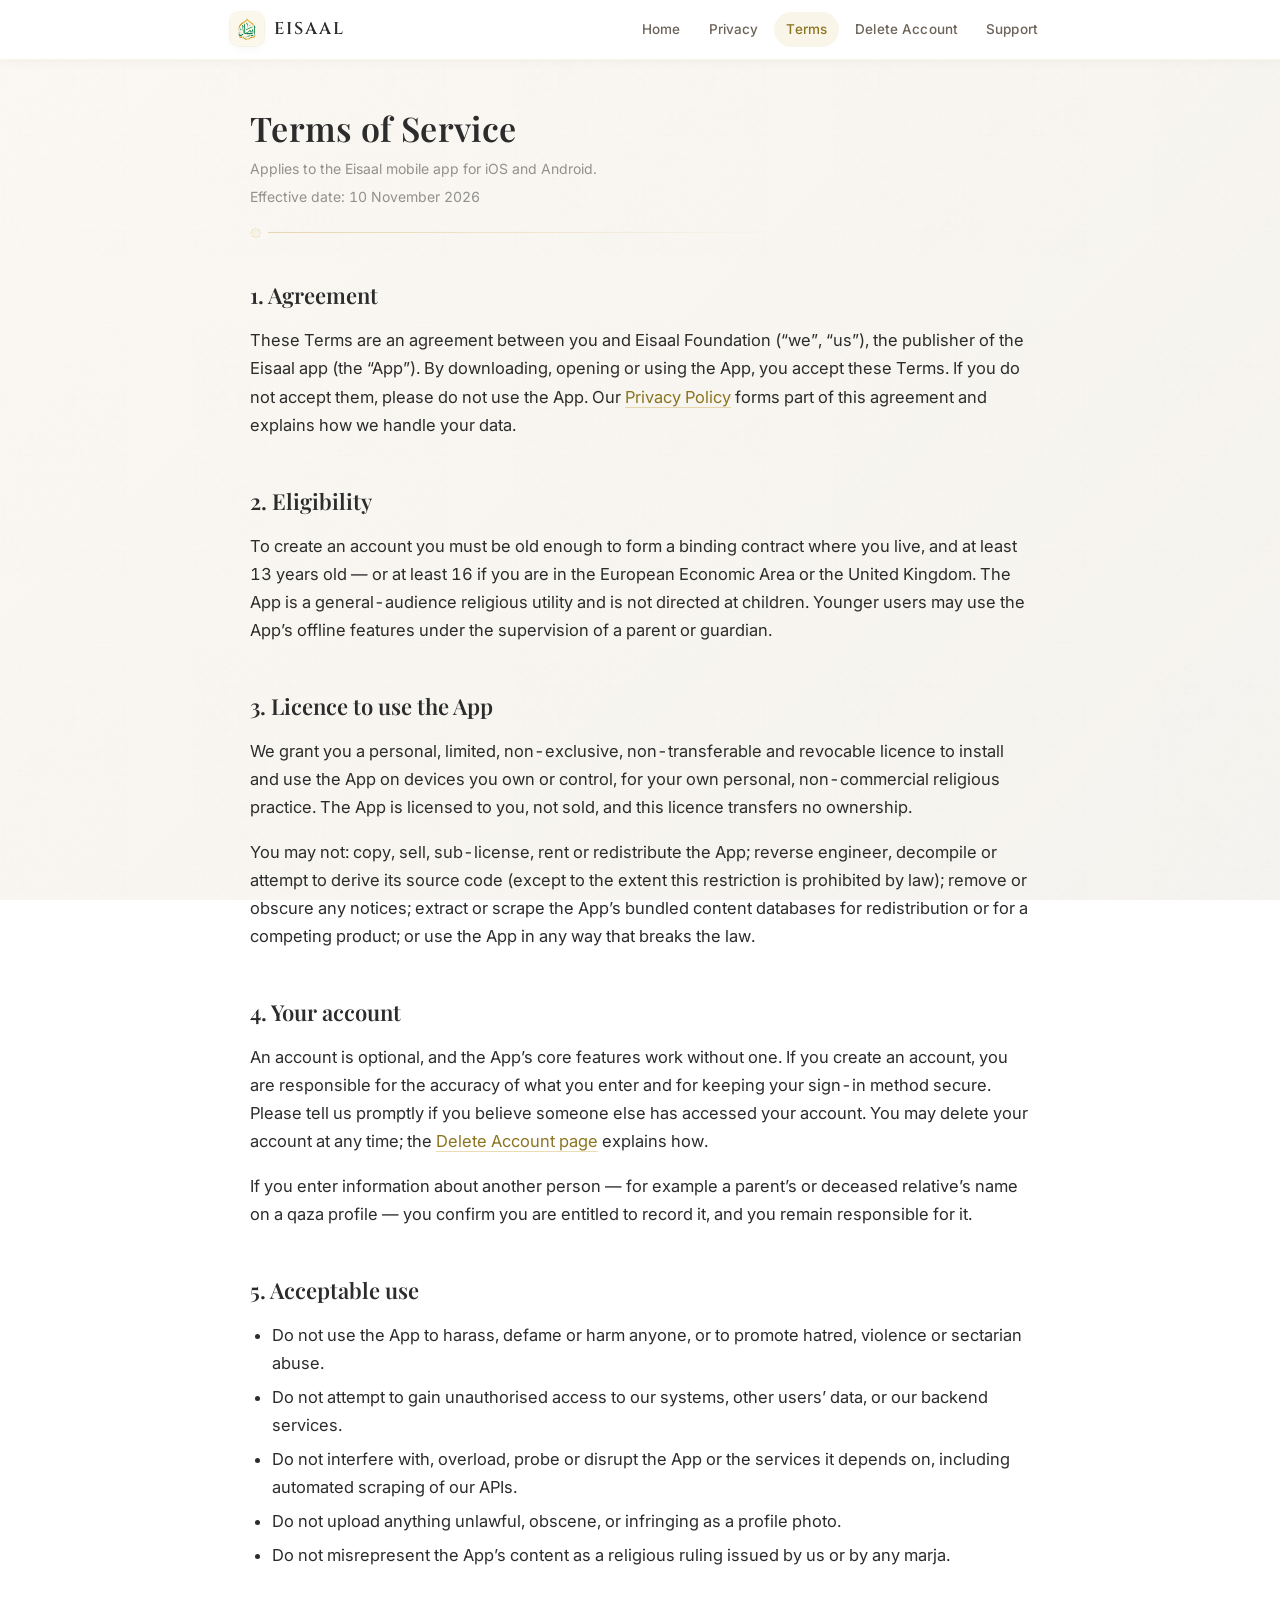
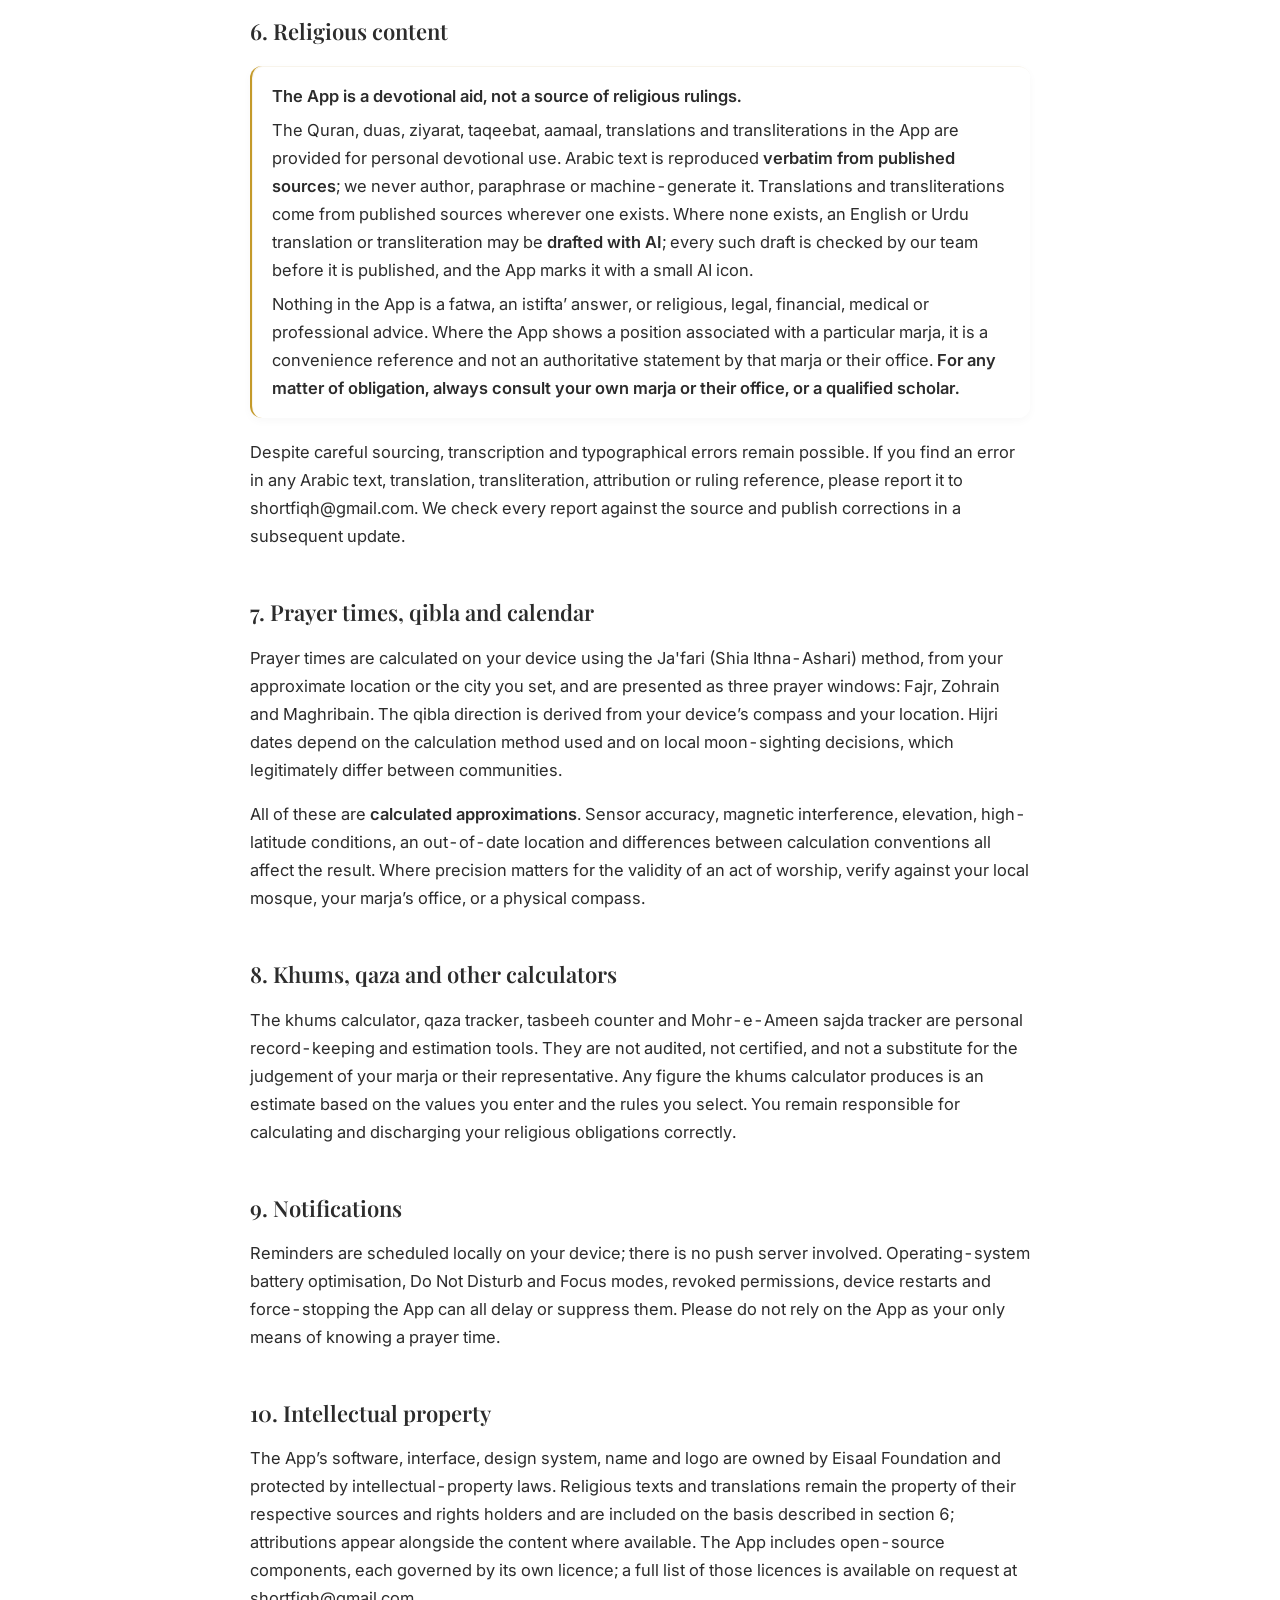
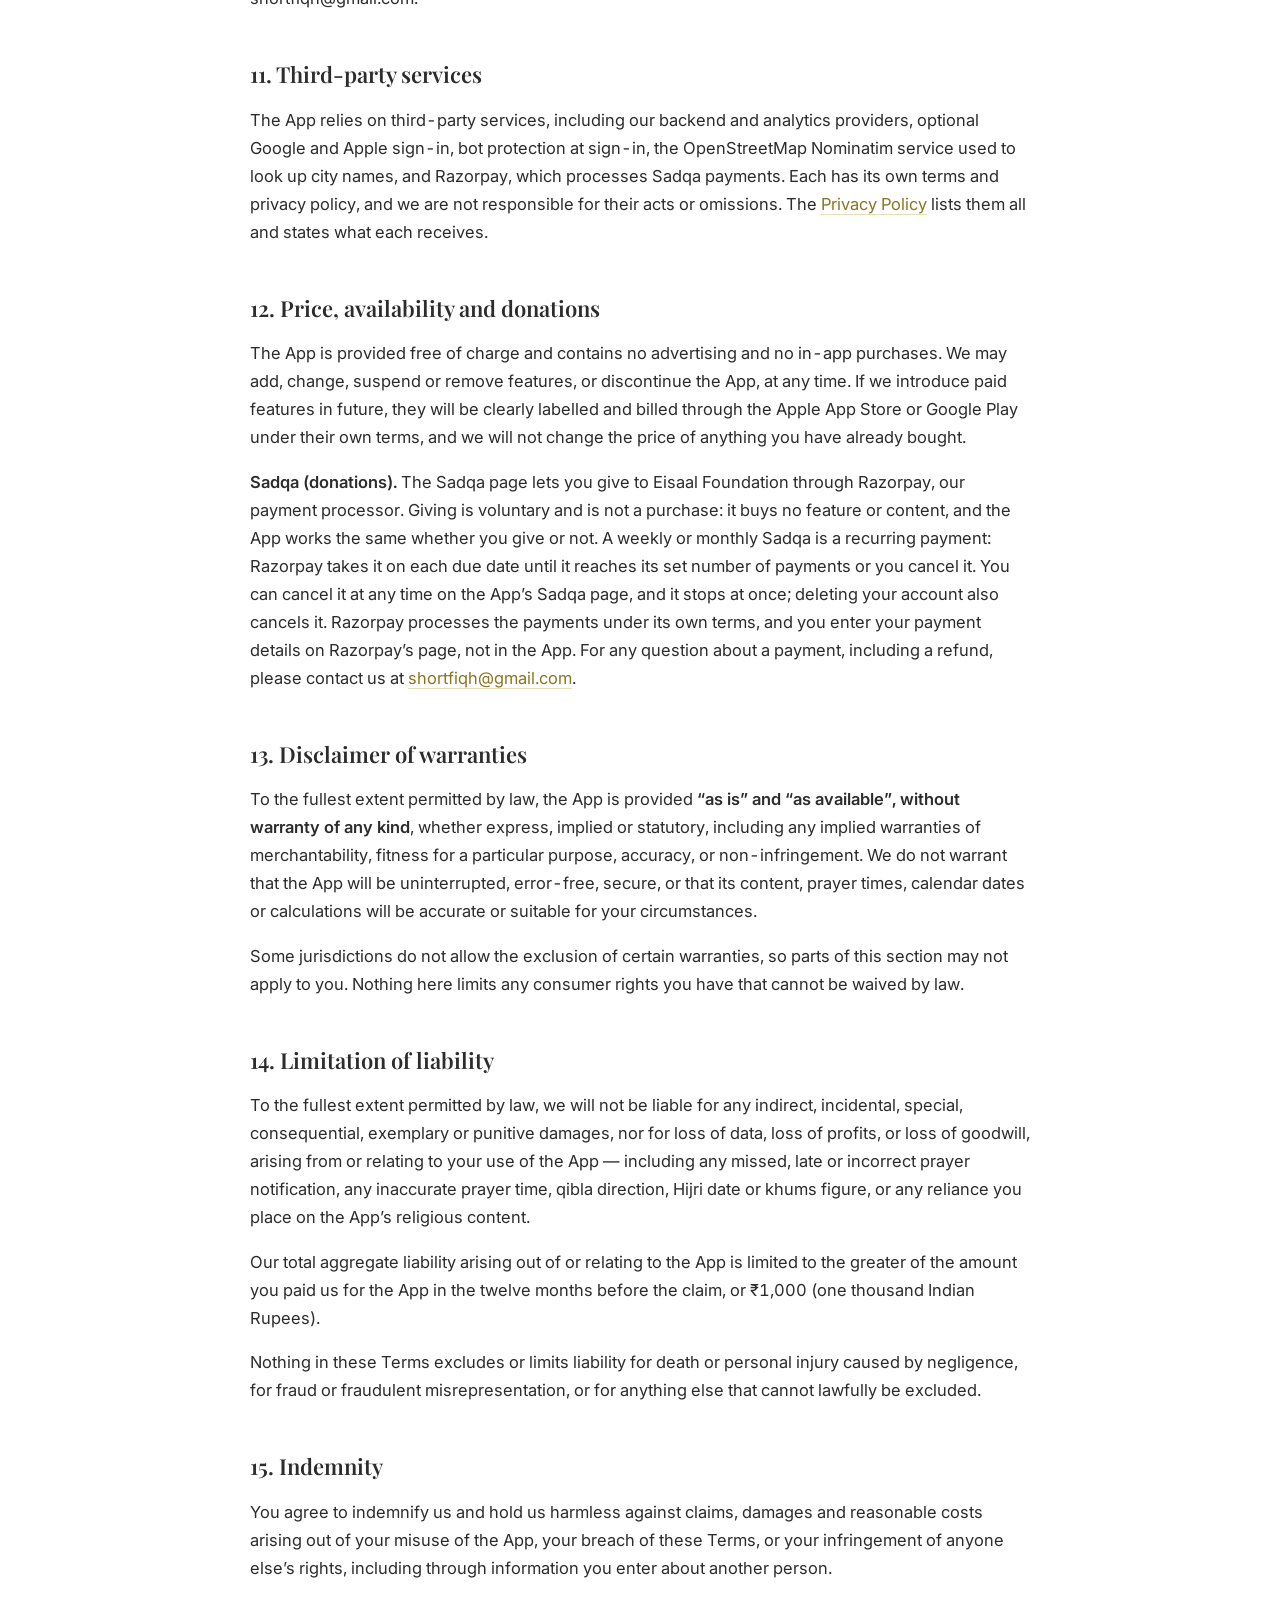
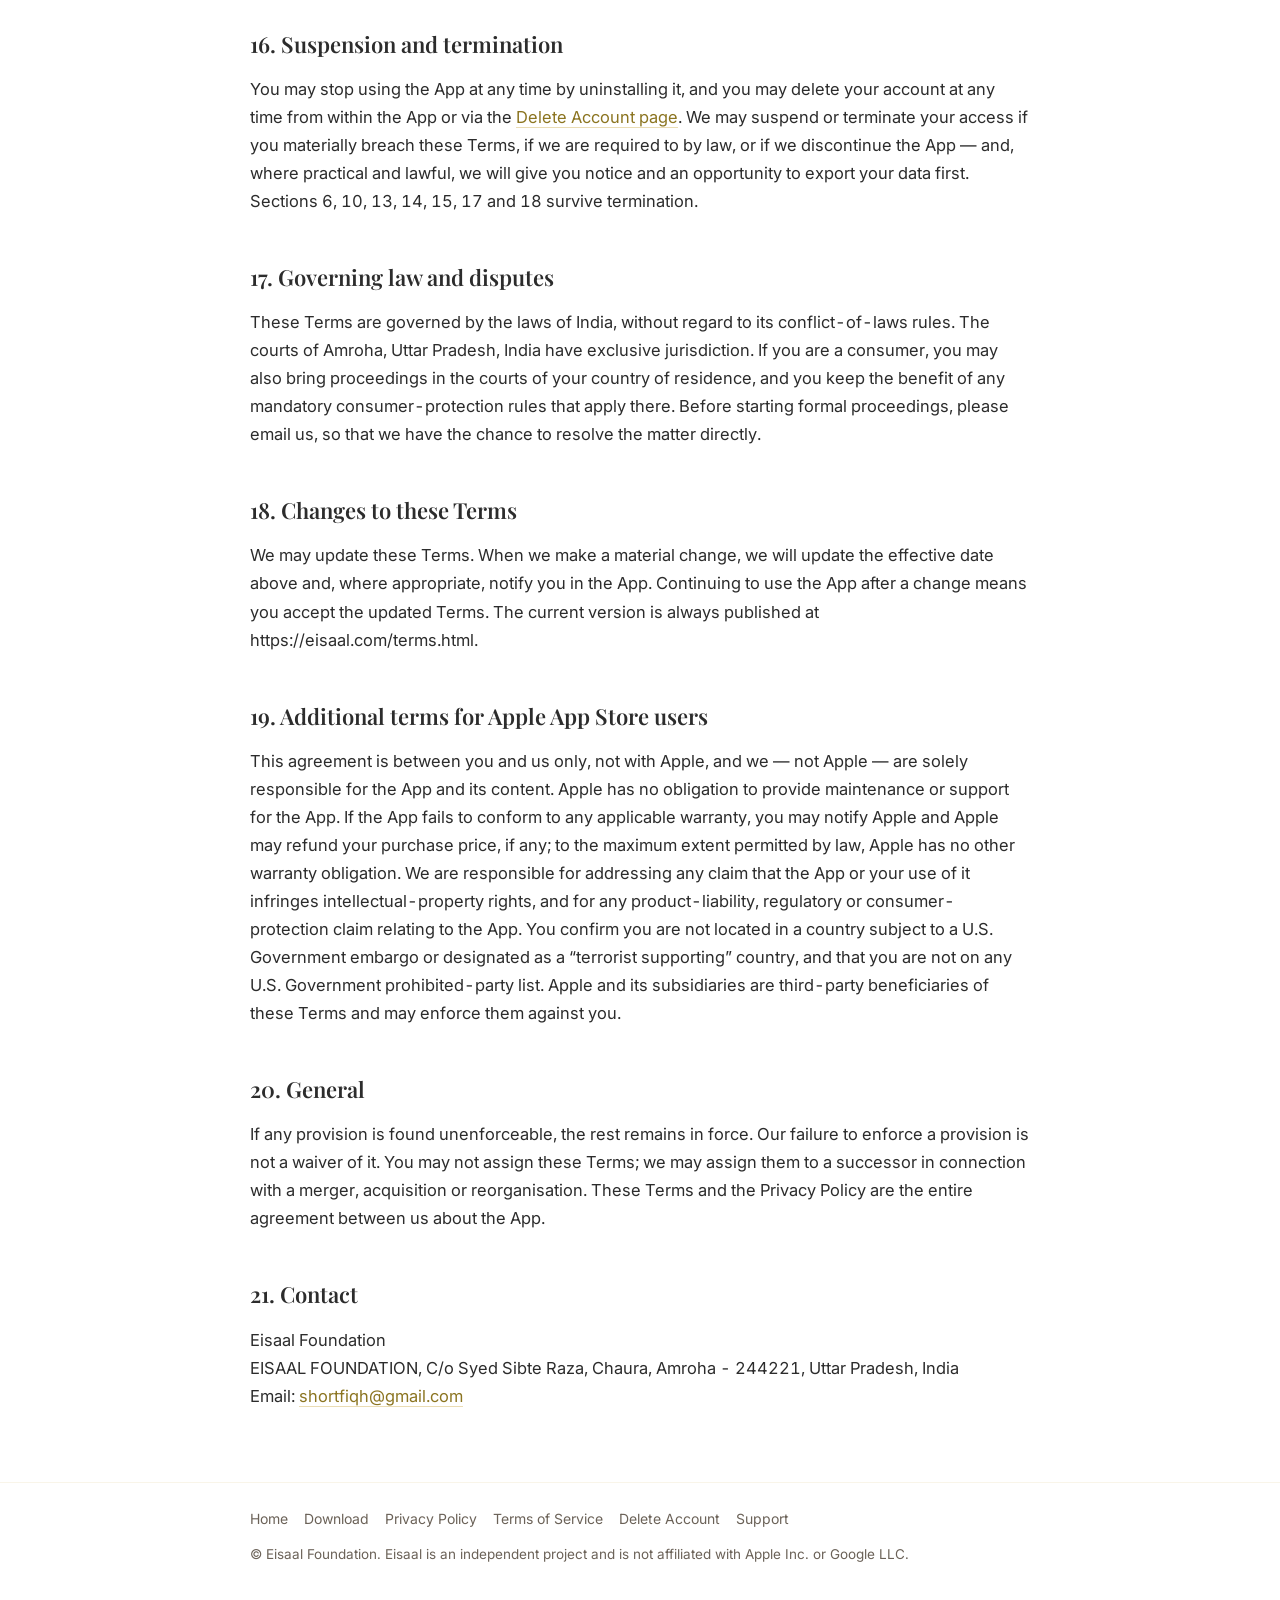
<file: terms.html>
<!DOCTYPE html>
<html lang="en">
<head>
<meta charset="utf-8">
<meta name="viewport" content="width=device-width, initial-scale=1">
<title>Terms of Service — Eisaal</title>
<meta name="description" content="The terms that govern your use of the Eisaal app, including the religious-content disclaimer.">
<link rel="preconnect" href="https://fonts.googleapis.com">
<link rel="preconnect" href="https://fonts.gstatic.com" crossorigin>
<link href="https://fonts.googleapis.com/css2?family=Cinzel:wght@500;600;700&family=Playfair+Display:wght@500;600;700&family=Inter:wght@400;500;600&display=swap" rel="stylesheet">
<link rel="stylesheet" href="./styles.css">
<link rel="icon" type="image/png" href="./assets/app-icon.png">
<link rel="apple-touch-icon" href="./assets/app-icon.png">
</head>
<body>

<header class="site">
  <div class="wrap bar">
    <a class="brand" href="./index.html"><img src="./assets/app-icon.png" alt="" width="34" height="34">EISAAL</a>
    <nav class="primary" aria-label="Primary"><a href="./index.html">Home</a><a href="./privacy-policy.html">Privacy</a><a href="./terms.html" class="active">Terms</a><a href="./delete-account.html">Delete Account</a><a href="./support.html">Support</a></nav>
  </div>
</header>

<main class="wrap">
  <h1>Terms of Service</h1>
  <p class="meta">Applies to the Eisaal mobile app for iOS and Android.</p>
  <p class="meta">Effective date: 10 November 2026</p>
  <hr class="rule">

  <h2>1. Agreement</h2>
  <p>These Terms are an agreement between you and Eisaal Foundation (&ldquo;we&rdquo;, &ldquo;us&rdquo;), the publisher of the Eisaal app (the &ldquo;App&rdquo;). By downloading, opening or using the App, you accept these Terms. If you do not accept them, please do not use the App. Our <a class="link" href="./privacy-policy.html">Privacy Policy</a> forms part of this agreement and explains how we handle your data.</p>

  <h2>2. Eligibility</h2>
  <p>To create an account you must be old enough to form a binding contract where you live, and at least 13 years old &mdash; or at least 16 if you are in the European Economic Area or the United Kingdom. The App is a general-audience religious utility and is not directed at children. Younger users may use the App&rsquo;s offline features under the supervision of a parent or guardian.</p>

  <h2>3. Licence to use the App</h2>
  <p>We grant you a personal, limited, non-exclusive, non-transferable and revocable licence to install and use the App on devices you own or control, for your own personal, non-commercial religious practice. The App is licensed to you, not sold, and this licence transfers no ownership.</p>
  <p>You may not: copy, sell, sub-license, rent or redistribute the App; reverse engineer, decompile or attempt to derive its source code (except to the extent this restriction is prohibited by law); remove or obscure any notices; extract or scrape the App&rsquo;s bundled content databases for redistribution or for a competing product; or use the App in any way that breaks the law.</p>

  <h2>4. Your account</h2>
  <p>An account is optional, and the App&rsquo;s core features work without one. If you create an account, you are responsible for the accuracy of what you enter and for keeping your sign-in method secure. Please tell us promptly if you believe someone else has accessed your account. You may delete your account at any time; the <a class="link" href="./delete-account.html">Delete Account page</a> explains how.</p>
  <p>If you enter information about another person — for example a parent&rsquo;s or deceased relative&rsquo;s name on a qaza profile — you confirm you are entitled to record it, and you remain responsible for it.</p>

  <h2>5. Acceptable use</h2>
  <ul>
    <li>Do not use the App to harass, defame or harm anyone, or to promote hatred, violence or sectarian abuse.</li>
    <li>Do not attempt to gain unauthorised access to our systems, other users&rsquo; data, or our backend services.</li>
    <li>Do not interfere with, overload, probe or disrupt the App or the services it depends on, including automated scraping of our APIs.</li>
    <li>Do not upload anything unlawful, obscene, or infringing as a profile photo.</li>
    <li>Do not misrepresent the App&rsquo;s content as a religious ruling issued by us or by any marja.</li>
  </ul>

  <h2>6. Religious content</h2>
  <div class="callout">
    <p><strong>The App is a devotional aid, not a source of religious rulings.</strong></p>
    <p>The Quran, duas, ziyarat, taqeebat, aamaal, translations and transliterations in the App are provided for personal devotional use. Arabic text is reproduced <strong>verbatim from published sources</strong>; we never author, paraphrase or machine-generate it. Translations and transliterations come from published sources wherever one exists. Where none exists, an English or Urdu translation or transliteration may be <strong>drafted with AI</strong>; every such draft is checked by our team before it is published, and the App marks it with a small AI icon.</p>
    <p>Nothing in the App is a fatwa, an istifta&rsquo; answer, or religious, legal, financial, medical or professional advice. Where the App shows a position associated with a particular marja, it is a convenience reference and not an authoritative statement by that marja or their office. <strong>For any matter of obligation, always consult your own marja or their office, or a qualified scholar.</strong></p>
  </div>
  <p>Despite careful sourcing, transcription and typographical errors remain possible. If you find an error in any Arabic text, translation, transliteration, attribution or ruling reference, please report it to shortfiqh@gmail.com. We check every report against the source and publish corrections in a subsequent update.</p>

  <h2>7. Prayer times, qibla and calendar</h2>
  <p>Prayer times are calculated on your device using the Ja'fari (Shia Ithna-Ashari) method, from your approximate location or the city you set, and are presented as three prayer windows: Fajr, Zohrain and Maghribain. The qibla direction is derived from your device&rsquo;s compass and your location. Hijri dates depend on the calculation method used and on local moon-sighting decisions, which legitimately differ between communities.</p>
  <p>All of these are <strong>calculated approximations</strong>. Sensor accuracy, magnetic interference, elevation, high-latitude conditions, an out-of-date location and differences between calculation conventions all affect the result. Where precision matters for the validity of an act of worship, verify against your local mosque, your marja&rsquo;s office, or a physical compass.</p>

  <h2>8. Khums, qaza and other calculators</h2>
  <p>The khums calculator, qaza tracker, tasbeeh counter and Mohr-e-Ameen sajda tracker are personal record-keeping and estimation tools. They are not audited, not certified, and not a substitute for the judgement of your marja or their representative. Any figure the khums calculator produces is an estimate based on the values you enter and the rules you select. You remain responsible for calculating and discharging your religious obligations correctly.</p>

  <h2>9. Notifications</h2>
  <p>Reminders are scheduled locally on your device; there is no push server involved. Operating-system battery optimisation, Do Not Disturb and Focus modes, revoked permissions, device restarts and force-stopping the App can all delay or suppress them. Please do not rely on the App as your only means of knowing a prayer time.</p>

  <h2>10. Intellectual property</h2>
  <p>The App&rsquo;s software, interface, design system, name and logo are owned by Eisaal Foundation and protected by intellectual-property laws. Religious texts and translations remain the property of their respective sources and rights holders and are included on the basis described in section 6; attributions appear alongside the content where available. The App includes open-source components, each governed by its own licence; a full list of those licences is available on request at shortfiqh@gmail.com.</p>

  <h2>11. Third-party services</h2>
  <p>The App relies on third-party services, including our backend and analytics providers, optional Google and Apple sign-in, bot protection at sign-in, the OpenStreetMap Nominatim service used to look up city names, and Razorpay, which processes Sadqa payments. Each has its own terms and privacy policy, and we are not responsible for their acts or omissions. The <a class="link" href="./privacy-policy.html">Privacy Policy</a> lists them all and states what each receives.</p>

  <h2>12. Price, availability and donations</h2>
  <p>The App is provided free of charge and contains no advertising and no in-app purchases. We may add, change, suspend or remove features, or discontinue the App, at any time. If we introduce paid features in future, they will be clearly labelled and billed through the Apple App Store or Google Play under their own terms, and we will not change the price of anything you have already bought.</p>
  <p><strong>Sadqa (donations).</strong> The Sadqa page lets you give to Eisaal Foundation through Razorpay, our payment processor. Giving is voluntary and is not a purchase: it buys no feature or content, and the App works the same whether you give or not. A weekly or monthly Sadqa is a recurring payment: Razorpay takes it on each due date until it reaches its set number of payments or you cancel it. You can cancel it at any time on the App&rsquo;s Sadqa page, and it stops at once; deleting your account also cancels it. Razorpay processes the payments under its own terms, and you enter your payment details on Razorpay&rsquo;s page, not in the App. For any question about a payment, including a refund, please contact us at <a class="link" href="mailto:shortfiqh@gmail.com">shortfiqh@gmail.com</a>.</p>

  <h2>13. Disclaimer of warranties</h2>
  <p>To the fullest extent permitted by law, the App is provided <strong>&ldquo;as is&rdquo; and &ldquo;as available&rdquo;, without warranty of any kind</strong>, whether express, implied or statutory, including any implied warranties of merchantability, fitness for a particular purpose, accuracy, or non-infringement. We do not warrant that the App will be uninterrupted, error-free, secure, or that its content, prayer times, calendar dates or calculations will be accurate or suitable for your circumstances.</p>
  <p>Some jurisdictions do not allow the exclusion of certain warranties, so parts of this section may not apply to you. Nothing here limits any consumer rights you have that cannot be waived by law.</p>

  <h2>14. Limitation of liability</h2>
  <p>To the fullest extent permitted by law, we will not be liable for any indirect, incidental, special, consequential, exemplary or punitive damages, nor for loss of data, loss of profits, or loss of goodwill, arising from or relating to your use of the App — including any missed, late or incorrect prayer notification, any inaccurate prayer time, qibla direction, Hijri date or khums figure, or any reliance you place on the App&rsquo;s religious content.</p>
  <p>Our total aggregate liability arising out of or relating to the App is limited to the greater of the amount you paid us for the App in the twelve months before the claim, or &#8377;1,000 (one thousand Indian Rupees).</p>
  <p>Nothing in these Terms excludes or limits liability for death or personal injury caused by negligence, for fraud or fraudulent misrepresentation, or for anything else that cannot lawfully be excluded.</p>

  <h2>15. Indemnity</h2>
  <p>You agree to indemnify us and hold us harmless against claims, damages and reasonable costs arising out of your misuse of the App, your breach of these Terms, or your infringement of anyone else&rsquo;s rights, including through information you enter about another person.</p>

  <h2>16. Suspension and termination</h2>
  <p>You may stop using the App at any time by uninstalling it, and you may delete your account at any time from within the App or via the <a class="link" href="./delete-account.html">Delete Account page</a>. We may suspend or terminate your access if you materially breach these Terms, if we are required to by law, or if we discontinue the App — and, where practical and lawful, we will give you notice and an opportunity to export your data first. Sections 6, 10, 13, 14, 15, 17 and 18 survive termination.</p>

  <h2>17. Governing law and disputes</h2>
  <p>These Terms are governed by the laws of India, without regard to its conflict-of-laws rules. The courts of Amroha, Uttar Pradesh, India have exclusive jurisdiction. If you are a consumer, you may also bring proceedings in the courts of your country of residence, and you keep the benefit of any mandatory consumer-protection rules that apply there. Before starting formal proceedings, please email us, so that we have the chance to resolve the matter directly.</p>

  <h2>18. Changes to these Terms</h2>
  <p>We may update these Terms. When we make a material change, we will update the effective date above and, where appropriate, notify you in the App. Continuing to use the App after a change means you accept the updated Terms. The current version is always published at https://eisaal.com/terms.html.</p>

  <h2>19. Additional terms for Apple App Store users</h2>
  <p>This agreement is between you and us only, not with Apple, and we — not Apple — are solely responsible for the App and its content. Apple has no obligation to provide maintenance or support for the App. If the App fails to conform to any applicable warranty, you may notify Apple and Apple may refund your purchase price, if any; to the maximum extent permitted by law, Apple has no other warranty obligation. We are responsible for addressing any claim that the App or your use of it infringes intellectual-property rights, and for any product-liability, regulatory or consumer-protection claim relating to the App. You confirm you are not located in a country subject to a U.S. Government embargo or designated as a &ldquo;terrorist supporting&rdquo; country, and that you are not on any U.S. Government prohibited-party list. Apple and its subsidiaries are third-party beneficiaries of these Terms and may enforce them against you.</p>

  <h2>20. General</h2>
  <p>If any provision is found unenforceable, the rest remains in force. Our failure to enforce a provision is not a waiver of it. You may not assign these Terms; we may assign them to a successor in connection with a merger, acquisition or reorganisation. These Terms and the Privacy Policy are the entire agreement between us about the App.</p>

  <h2>21. Contact</h2>
  <p>
    Eisaal Foundation<br>
    EISAAL FOUNDATION, C/o Syed Sibte Raza, Chaura, Amroha - 244221, Uttar Pradesh, India<br>
    Email: <a class="link" href="mailto:shortfiqh@gmail.com">shortfiqh@gmail.com</a>
  </p>
</main>

<footer class="site">
  <div class="wrap">
    <nav aria-label="Footer"><a href="./index.html">Home</a><a href="./download.html">Download</a><a href="./privacy-policy.html">Privacy Policy</a><a href="./terms.html">Terms of Service</a><a href="./delete-account.html">Delete Account</a><a href="./support.html">Support</a></nav>
    <p class="fine">&copy; Eisaal Foundation. Eisaal is an independent project and is not affiliated with Apple Inc. or Google LLC.</p>
  </div>
</footer>

</body>
</html>
</file>
<file: styles.css>
/* ============================================================================
   Eisaal — public site stylesheet
   Sanctuary design system, Everyday · Light only.
   Tokens mirror lib/modules/theme/presentation/colors/sanctuary_colors.dart
   and typography/app_fonts.dart (see docs/design handoff token tables).
   ========================================================================== */

:root {
  /* Surfaces */
  --bg-gradient: linear-gradient(135deg, #FBF8F3 0%, #F5F3EF 100%);
  --bg: #FBF8F3;
  --elevated: rgba(255, 255, 255, 0.86);
  --raised: rgba(255, 255, 255, 0.62);
  --floating: rgba(255, 255, 255, 0.95);

  /* Text */
  --on-surface: #2C2C2C;
  --secondary: #6B6258;
  --tertiary: rgba(44, 44, 44, 0.50);

  /* Brand */
  --primary: #C49A2A;        /* primaryBrand — never for body text */
  --primary-text: #8B7420;   /* primaryText — WCAG-safe gold */
  --accent: #005C4B;         /* Hussaini green */
  --gold: #C5A059;           /* zareehGold — rims only */
  --error: #B00020;

  /* Neutral roles */
  --icon-neutral: #5A5048;
  --icon-container: rgba(44, 44, 44, 0.06);
  --hairline: rgba(196, 154, 42, 0.10);
  --thread: rgba(196, 154, 42, 0.35);
  --gold-subtle: rgba(196, 154, 42, 0.10);

  /* Depth */
  --edge-elevated: inset 1.5px 1.5px 0 rgba(197, 160, 89, 0.35), inset -1px -1px 0 rgba(197, 160, 89, 0.12);
  --edge-raised: inset 1px 1px 0 rgba(197, 160, 89, 0.12);
  --shadow-elevated: 0 6px 18px rgba(0, 0, 0, 0.07), 0 1px 4px rgba(0, 0, 0, 0.03);
  --shadow-standard: 0 3px 10px rgba(0, 0, 0, 0.03);
  --shadow-floating: 0 8px 24px rgba(0, 0, 0, 0.10), 0 2px 8px rgba(0, 0, 0, 0.04);

  /* Shape & rhythm */
  --r-card: 16px;
  --r-md: 12px;
  --r-sm: 8px;
  --r-full: 999px;
  --s-xs: 4px; --s-sm: 8px; --s-md: 12px; --s-lg: 16px; --s-xl: 20px;
  --s-xxl: 24px; --s-xxxl: 32px; --s-xxxxl: 40px; --s-hero: 48px;

  /* Type */
  --f-display: "Cinzel", "Times New Roman", serif;
  --f-title: "Playfair Display", Georgia, "Times New Roman", serif;
  --f-body: "Inter", -apple-system, BlinkMacSystemFont, "Segoe UI", Roboto, Helvetica, Arial, sans-serif;
  --f-arabic: "Noto Naskh Arabic", "Scheherazade New", serif;

  /* Home hero lights — the four Rawdah cells (lib/modules/theme/presentation/colors/rawdah_palettes.dart) */
  --everyday-bg: #FAF6ED; --everyday-bg2: #F1EADB; --everyday-ink: #2A2418; --everyday-ink2: #6E6656;
  --everyday-light: #C49A2A; --everyday-glow: rgba(196, 154, 42, 0.30);
  --night-bg: #211B14; --night-bg2: #0A0704; --night-ink: #F3ECDF; --night-ink2: #B3A794;
  --night-light: #D9B45C; --night-glow: rgba(217, 180, 92, 0.30);
  --joy-bg: #EEF5EF; --joy-bg2: #E3EEE5; --joy-ink: #0F1F16; --joy-ink2: #4F6A58;
  --joy-light: #157A4A; --joy-glow: rgba(21, 122, 74, 0.24);
  --mourning-bg: #1B1115; --mourning-bg2: #0A0608; --mourning-ink: #ECDFE0; --mourning-ink2: #9E8F93;
  --mourning-light: #C8283C; --mourning-glow: rgba(200, 40, 60, 0.30);
  --bezel: #1A1510;              /* everyday-dark marble: the phone frame */
  --shadow-phone: 0 24px 48px rgba(60, 48, 20, 0.22), 0 6px 14px rgba(60, 48, 20, 0.12);
  --motion-light: 600ms cubic-bezier(.33,1,.68,1);   /* the app's 600 ms occasion shift */
  --on-light: #1A1405;           /* onLight: text on a gold button */
  --r-hero: 24px;
}

/* ---------- Base ---------------------------------------------------------- */
*, *::before, *::after { box-sizing: border-box; }
html { -webkit-text-size-adjust: 100%; scroll-behavior: smooth; }
body {
  margin: 0;
  min-height: 100vh;
  background: var(--bg-gradient) fixed;
  color: var(--on-surface);
  font-family: var(--f-body);
  font-size: 16.5px;
  line-height: 1.7;
  font-feature-settings: "tnum" 1;
  position: relative;
}
/* Geometry texture at 6% multiply — same as SanctuaryScaffold everyday */
body::before {
  content: "";
  position: fixed; inset: 0; z-index: -1;
  background: url("assets/textures/geometry_seamless.jpg") center / 320px 320px repeat;
  opacity: 0.06;
  mix-blend-mode: multiply;
  pointer-events: none;
}

.wrap { max-width: 820px; margin: 0 auto; padding: 0 var(--s-xl); }

a { color: var(--primary-text); }
a.link {
  color: var(--primary-text);
  text-decoration: none;
  border-bottom: 1px solid var(--thread);
  transition: border-color 150ms cubic-bezier(.33,1,.68,1);
}
a.link:hover { border-bottom-color: var(--primary-text); }

/* ---------- Header --------------------------------------------------------- */
header.site {
  position: sticky; top: 0; z-index: 10;
  background: var(--floating);
  -webkit-backdrop-filter: blur(12px); backdrop-filter: blur(12px);
  border-bottom: 1px solid var(--hairline);
  box-shadow: var(--shadow-standard);
}
.bar { display: flex; flex-wrap: wrap; align-items: center; gap: var(--s-lg); padding: var(--s-md) 0; }
.brand {
  display: inline-flex; align-items: center; gap: var(--s-smMd, 10px);
  margin-right: auto; text-decoration: none; color: var(--on-surface);
  font-family: var(--f-display); font-weight: 600; font-size: 17px; letter-spacing: 0.12em;
}
.brand img {
  width: 34px; height: 34px; border-radius: 9px;
  box-shadow: var(--shadow-standard), 0 0 0 1px var(--hairline);
}
.brand span { color: var(--primary-text); }
nav.primary { display: flex; flex-wrap: wrap; gap: var(--s-xs); }
nav.primary a {
  color: var(--secondary); text-decoration: none; white-space: nowrap;
  font-size: 13.5px; font-weight: 500; letter-spacing: 0.01em;
  padding: 6px 12px; border-radius: var(--r-full);
  transition: background 150ms cubic-bezier(.33,1,.68,1), color 150ms cubic-bezier(.33,1,.68,1);
}
nav.primary a:hover { color: var(--on-surface); background: var(--icon-container); }
nav.primary a.active { color: var(--primary-text); background: var(--gold-subtle); }

/* ---------- Typography ----------------------------------------------------- */
main.wrap { padding-top: var(--s-hero); padding-bottom: var(--s-sm); }
h1 {
  font-family: var(--f-title); font-weight: 600;
  font-size: 34px; line-height: 1.2; letter-spacing: 0.01em;
  margin: 0 0 var(--s-sm);
}
h2 {
  font-family: var(--f-title); font-weight: 600;
  font-size: 22px; line-height: 1.3;
  margin: var(--s-xxxxl) 0 var(--s-md); padding-top: var(--s-sm);
  scroll-margin-top: 84px;
}
h3 { font-family: var(--f-body); font-weight: 600; font-size: 16.5px; margin: var(--s-xxl) 0 var(--s-sm); }
p, li { color: var(--on-surface); }
.lede { font-size: 18.5px; line-height: 1.6; color: var(--secondary); margin: 0 0 var(--s-xxl); }
.meta { color: var(--tertiary); font-size: 14px; margin: 0 0 var(--s-xs); }
.fine { font-size: 13.5px; color: var(--secondary); margin-top: var(--s-md); }
strong { font-weight: 600; }
code, pre { font-family: "JetBrains Mono", ui-monospace, SFMono-Regular, Menlo, monospace; font-size: 0.9em; }
code { background: var(--icon-container); padding: 1px 6px; border-radius: 6px; }
pre {
  background: var(--raised); border: 1px solid var(--hairline); border-radius: var(--r-md);
  padding: var(--s-md) var(--s-lg); overflow-x: auto; line-height: 1.5;
}
pre code { background: none; padding: 0; }
ul { padding-left: 22px; } ol { padding-left: 22px; } li { margin: 6px 0; }

/* Eyebrow — Cinzel section header (AppFonts.sectionHeaderStyle) */
.eyebrow {
  font-family: var(--f-display); font-weight: 600; font-size: 12px;
  letter-spacing: 0.18em; text-transform: uppercase; color: var(--primary-text);
  margin: 0 0 var(--s-sm);
}

/* Ornament rule — thread gradient with ۞ (replaces the old gold bar) */
hr.rule {
  border: 0; height: 1px; margin: var(--s-xxl) 0 var(--s-xxxl); position: relative; overflow: visible;
  background: linear-gradient(90deg, var(--thread), transparent 70%);
}
hr.rule::after {
  content: "\06DE"; /* ۞ */
  position: absolute; left: 0; top: 50%; transform: translateY(-52%);
  font-size: 12px; line-height: 1; color: var(--thread);
  background: var(--bg); padding-right: 6px;
}

/* ---------- Surfaces ------------------------------------------------------- */
.card {
  background: var(--elevated);
  border-radius: var(--r-card);
  box-shadow: var(--shadow-elevated), var(--edge-elevated);
  padding: var(--s-xl) 22px;
  margin: var(--s-xl) 0;
}
.card h3 { margin-top: 0; }
.card p:last-child { margin-bottom: 0; }
.grid { display: grid; grid-template-columns: repeat(auto-fit, minmax(220px, 1fr)); gap: var(--s-lg); margin: var(--s-xl) 0; }
.grid .card { margin: 0; }
.grid .card p { color: var(--secondary); font-size: 14.5px; }

/* Raised note with a 2px brand rule (the occasion-banner shape) */
.callout {
  background: var(--raised);
  border-left: 2px solid var(--primary);
  border-radius: var(--r-md);
  box-shadow: var(--shadow-standard), var(--edge-raised);
  padding: var(--s-lg) var(--s-xl);
  margin: var(--s-xl) 0;
}
.callout p { margin: 6px 0; }
.callout p:first-child { margin-top: 0; }
.callout p:last-child { margin-bottom: 0; }

/* Tables */
.tablewrap {
  overflow-x: auto; -webkit-overflow-scrolling: touch; margin: var(--s-lg) 0;
  background: var(--elevated); border-radius: var(--r-card);
  box-shadow: var(--shadow-elevated), var(--edge-elevated);
}
table { border-collapse: collapse; width: 100%; min-width: 560px; font-size: 14.5px; }
th, td { text-align: left; padding: 11px 14px; border-bottom: 1px solid var(--hairline); vertical-align: top; }
th {
  font-family: var(--f-display); font-weight: 600; font-size: 11px;
  letter-spacing: 0.14em; text-transform: uppercase; color: var(--primary-text);
  background: var(--gold-subtle); white-space: nowrap;
}
tr:last-child td { border-bottom: 0; }

/* Table of contents */
.toc { font-size: 15px; }
.toc a { color: var(--secondary); text-decoration: none; }
.toc a:hover { color: var(--primary-text); }

/* Numbered steps — ring-outline badges */
.steps { counter-reset: step; list-style: none; padding-left: 0; }
.steps li { position: relative; padding-left: 42px; margin: var(--s-lg) 0; }
.steps li::before {
  counter-increment: step; content: counter(step);
  position: absolute; left: 0; top: 1px; width: 28px; height: 28px; border-radius: 50%;
  border: 1.5px solid var(--primary); color: var(--primary-text);
  font-family: var(--f-display); font-weight: 600; font-size: 13px; line-height: 25px; text-align: center;
}
.path { font-weight: 500; color: var(--on-surface); }

/* FAQ accordions */
details {
  background: var(--elevated); border-radius: var(--r-card);
  box-shadow: var(--shadow-standard), var(--edge-raised);
  padding: 2px var(--s-xl); margin: var(--s-md) 0;
  transition: box-shadow 150ms cubic-bezier(.33,1,.68,1);
}
details[open] { box-shadow: var(--shadow-elevated), var(--edge-elevated); }
summary {
  cursor: pointer; padding: 14px 0; font-weight: 600; font-size: 16px;
  list-style: none; display: flex; gap: var(--s-md); align-items: flex-start;
}
summary::-webkit-details-marker { display: none; }
summary::before {
  content: "+"; flex: 0 0 22px; width: 22px; height: 22px; border-radius: 50%;
  border: 1.5px solid var(--thread); color: var(--primary-text);
  font-weight: 500; font-size: 15px; line-height: 19px; text-align: center; margin-top: 2px;
}
details[open] summary::before { content: "\2212"; border-color: var(--primary); }
details .body { padding: 0 0 var(--s-lg) 34px; }
details .body p:first-child { margin-top: 0; }

/* Download page — the detected device's store is lit; the QR card is for desktops only */
.hero .download-badges { margin-top: var(--s-xxl); }
.qr-card { display: flex; gap: var(--s-xxl); align-items: center; }
.qr-card h3 { margin: 0 0 var(--s-xs); }
.qr-card p { color: var(--secondary); font-size: 14.5px; }
.qr {
  flex: 0 0 auto; width: 132px; height: 132px; padding: var(--s-md);
  background: var(--floating); border-radius: var(--r-md);
  box-shadow: var(--shadow-standard), 0 0 0 1px var(--hairline);
}
[data-platform="ios"] .qr-card, [data-platform="android"] .qr-card { display: none; }

/* Placeholder marker — intentionally loud until filled */
.ph {
  background: var(--gold-subtle); border-bottom: 1px dashed var(--primary);
  padding: 0 3px; border-radius: 2px; font-size: 0.95em;
}

/* ---------- Home hero (the page's single Tier-1 surface) ------------------ */
.hero {
  position: relative; overflow: hidden;
  background: var(--elevated); border-radius: var(--r-card);
  box-shadow: var(--shadow-elevated), var(--edge-elevated);
  padding: var(--s-xxxl) var(--s-xxxl) var(--s-xxl);
  margin: 0 0 var(--s-xxxl);
}
.hero .eyebrow { margin-bottom: var(--s-md); }
.hero h1 { font-size: 40px; margin-bottom: var(--s-md); }
.hero .lede { margin-bottom: 0; max-width: 34em; }
.hero .watermark {
  position: absolute; right: 12px; bottom: -14px; width: 150px; height: 150px;
  opacity: 0.045; color: var(--primary); pointer-events: none;
}
.hero .watermark svg { width: 100%; height: 100%; }
.hero-icon {
  width: 64px; height: 64px; border-radius: 16px; display: block; margin-bottom: var(--s-xl);
  box-shadow: var(--shadow-standard), 0 0 0 1px var(--hairline);
}

/* Feature rows — Tier-2 card with 20px neutral icons */
.features { padding: var(--s-sm) 22px; }
.feature { display: flex; gap: var(--s-lg); align-items: flex-start; padding: var(--s-lg) 0; border-bottom: 1px solid var(--hairline); }
.feature:last-child { border-bottom: 0; }
.feature .icon {
  flex: 0 0 40px; width: 40px; height: 40px; border-radius: 50%;
  background: var(--icon-container); color: var(--icon-neutral);
  display: grid; place-items: center;
}
.feature .icon svg { width: 20px; height: 20px; }
.feature h3 { margin: 0 0 2px; font-size: 15.5px; }
.feature p { margin: 0; color: var(--secondary); font-size: 14.5px; }

/* ---------- Home — promotional landing ------------------------------------ */
.wrap-wide { max-width: 1120px; }
body.home main { padding-bottom: var(--s-sm); }

/* Gold primary button (the app's SanctuaryButton): header pill and the phone bar */
.nav-cta, .get-bar-btn {
  background: var(--primary); color: var(--on-light); text-decoration: none; white-space: nowrap;
  font-weight: 600; border-radius: var(--r-full);
  box-shadow: 0 0 0 3px var(--gold-subtle), var(--shadow-standard);
  transition: transform 150ms cubic-bezier(.33,1,.68,1);
}
.nav-cta { font-size: 13.5px; padding: 7px 16px; }
.nav-cta:hover, .get-bar-btn:hover { transform: scale(0.98); }

/* Official store badges — artwork untouched, heights matched */
.store-badges { display: flex; flex-wrap: wrap; align-items: center; gap: var(--s-md); }
.store-badge { display: block; line-height: 0; border-radius: var(--r-sm); transition: transform 150ms cubic-bezier(.33,1,.68,1); }
.store-badge:hover { transform: translateY(-1px); }
.store-badge img { display: block; height: 52px; width: auto; }
a:focus-visible, button:focus-visible, .tour-track:focus-visible { outline: 2px solid var(--primary); outline-offset: 3px; }

/* Hero: the one Tier-1 surface. Its light follows the palette switch, like the app's occasions. */
@property --hero-bg { syntax: "<color>"; inherits: true; initial-value: #FAF6ED; }
@property --hero-bg2 { syntax: "<color>"; inherits: true; initial-value: #F1EADB; }
@property --hero-glow { syntax: "<color>"; inherits: true; initial-value: rgba(196, 154, 42, 0.30); }
.promo-hero {
  --hero-bg: var(--everyday-bg); --hero-bg2: var(--everyday-bg2); --hero-glow: var(--everyday-glow);
  --hero-ink: var(--everyday-ink); --hero-ink2: var(--everyday-ink2); --hero-light: var(--everyday-light);
  position: relative; overflow: hidden; overflow: clip; isolation: isolate;
  display: grid; grid-template-columns: minmax(0, 1.15fr) minmax(0, 0.85fr); align-items: center;
  gap: var(--s-xxxxl); margin: var(--s-xxxl) 0 var(--s-hero);
  padding: var(--s-hero) var(--s-hero) var(--s-xxxxl) calc(var(--s-hero) + var(--s-lg));
  border-radius: var(--r-hero);
  background: linear-gradient(160deg, var(--hero-bg) 0%, var(--hero-bg2) 100%);
  color: var(--hero-ink);
  box-shadow: var(--shadow-elevated), var(--edge-elevated);
  transition: --hero-bg var(--motion-light), --hero-bg2 var(--motion-light), --hero-glow var(--motion-light), color var(--motion-light);
}
.promo-hero[data-light="night"] {
  --hero-bg: var(--night-bg); --hero-bg2: var(--night-bg2); --hero-glow: var(--night-glow);
  --hero-ink: var(--night-ink); --hero-ink2: var(--night-ink2); --hero-light: var(--night-light);
}
.promo-hero[data-light="joy"] {
  --hero-bg: var(--joy-bg); --hero-bg2: var(--joy-bg2); --hero-glow: var(--joy-glow);
  --hero-ink: var(--joy-ink); --hero-ink2: var(--joy-ink2); --hero-light: var(--joy-light);
}
.promo-hero[data-light="mourning"] {
  --hero-bg: var(--mourning-bg); --hero-bg2: var(--mourning-bg2); --hero-glow: var(--mourning-glow);
  --hero-ink: var(--mourning-ink); --hero-ink2: var(--mourning-ink2); --hero-light: var(--mourning-light);
}
.promo-hero h1 {
  font-size: clamp(32px, 4.4vw, 52px); line-height: 1.12; letter-spacing: 0;
  margin: 0; max-width: 13em; text-wrap: balance; color: var(--hero-ink);
  transition: color var(--motion-light);
}
.promo-lede {
  font-size: 18.5px; line-height: 1.6; max-width: 31em; margin: var(--s-xl) 0 var(--s-xxxl);
  color: var(--hero-ink2); transition: color var(--motion-light);
}
.promo-fine { font-size: 13px; line-height: 1.5; color: var(--hero-ink2); margin: var(--s-lg) 0 0; max-width: 28em; transition: color var(--motion-light); }

.promo-stage { position: relative; margin: 0; display: flex; flex-direction: column; align-items: center; }
/* The glow is painted inside the hero's own box: an overflowing layer would make it scrollable on focus */
.promo-hero::before {
  content: ""; position: absolute; inset: 0; z-index: -1; pointer-events: none;
  background: radial-gradient(circle at var(--glow-at, 74% 42%), var(--hero-glow), transparent 42%);
}
.promo-stage .phone { width: min(290px, 100%); }
.promo-stage figcaption { text-align: center; margin-top: var(--s-xxxl); }

/* Phone frame around a 1320×2868 store screenshot; the island sits where iOS draws it */
.phone {
  position: relative; aspect-ratio: 1320 / 2868; border-radius: 13% / 6%; overflow: hidden;
  background: var(--bezel);
  box-shadow: 0 0 0 7px var(--bezel), 0 0 0 8px var(--thread), var(--shadow-phone);
}
.phone img { position: absolute; inset: 0; width: 100%; height: 100%; object-fit: cover; display: block; }
.phone::after {
  content: ""; position: absolute; left: 50%; top: 1.45%; width: 28.6%; height: 3.85%;
  transform: translateX(-50%); border-radius: var(--r-full); background: var(--bezel);
}
#palette-phone img { opacity: 0; transition: opacity var(--motion-light); }
#palette-phone img.is-on { opacity: 1; }

.light-switch {
  display: inline-flex; flex-wrap: wrap; justify-content: center; gap: 2px; padding: 3px;
  border-radius: var(--r-full); background: color-mix(in srgb, var(--hero-ink) 7%, transparent);
}
.light-switch button {
  display: inline-flex; align-items: center; gap: 7px;
  font: 500 13px/1 var(--f-body); color: var(--hero-ink2);
  background: transparent; border: 0; border-radius: var(--r-full); padding: 8px 13px; cursor: pointer;
  transition: background 150ms cubic-bezier(.33,1,.68,1), color 150ms cubic-bezier(.33,1,.68,1);
}
.light-switch button::before { content: ""; width: 8px; height: 8px; border-radius: 50%; background: var(--everyday-light); }
.light-switch button[data-light="night"]::before { background: var(--night-bg2); box-shadow: 0 0 0 1px var(--night-light); }
.light-switch button[data-light="joy"]::before { background: var(--joy-light); }
.light-switch button[data-light="mourning"]::before { background: var(--mourning-light); }
.light-switch button[aria-pressed="true"] {
  color: var(--hero-ink);
  background: color-mix(in srgb, var(--hero-bg) 70%, transparent);
  box-shadow: 0 0 0 1px color-mix(in srgb, var(--hero-light) 55%, transparent), var(--shadow-standard);
}
.light-caption {
  font-size: 14px; line-height: 1.5; color: var(--hero-ink2); max-width: 24em; min-height: 3em;
  margin: var(--s-md) auto 0; transition: color var(--motion-light);
}

/* Screen tour — native scroll-snap, full-bleed track aligned to the wide column */
.tour { margin: 0 0 var(--s-xxxl); --tour-inset: max(var(--s-xl), calc((100% - 1120px) / 2 + var(--s-xl))); }
.tour-head { display: flex; align-items: flex-end; justify-content: space-between; gap: var(--s-lg); }
.tour-head h2 { margin: 0; padding: 0; font-size: 28px; }
.tour-nav { display: flex; gap: var(--s-sm); }
.tour-btn {
  width: 44px; height: 44px; border-radius: 50%; display: grid; place-items: center; cursor: pointer;
  border: 1px solid var(--thread); background: var(--elevated); color: var(--on-surface);
  box-shadow: var(--shadow-standard);
}
.tour-btn:disabled { opacity: 0.4; cursor: default; }
.tour-btn svg { width: 20px; height: 20px; }
.tour-track {
  list-style: none; margin: var(--s-md) 0 0; display: flex; gap: var(--s-xxxl);
  padding: var(--s-xxl) var(--tour-inset) var(--s-xxl); scroll-padding-inline: var(--tour-inset);
  overflow-x: auto; scroll-snap-type: x mandatory; overscroll-behavior-x: contain;
  scrollbar-width: none;
}
.tour-track::-webkit-scrollbar { display: none; }
.tour-slide { flex: 0 0 216px; margin: 0; scroll-snap-align: start; }
.tour-slide .phone { box-shadow: 0 0 0 6px var(--bezel), 0 0 0 7px var(--thread), 0 14px 28px rgba(60, 48, 20, 0.16); }
.tour-slide h3 { margin: var(--s-xxl) 0 var(--s-xs); font-size: 16px; }
.tour-slide p { margin: 0; font-size: 14px; line-height: 1.55; color: var(--secondary); }

/* Principles — quiet, no cards: a hairline above each */
.principles h2 { font-size: 28px; }
.principle-grid { display: grid; grid-template-columns: repeat(auto-fit, minmax(230px, 1fr)); gap: var(--s-xxl) var(--s-xxxl); margin: var(--s-xl) 0 0; }
.principle { border-top: 1px solid var(--thread); padding-top: var(--s-lg); }
.principle .icon { width: 40px; height: 40px; border-radius: 50%; display: grid; place-items: center; background: var(--icon-container); color: var(--icon-neutral); }
.principle .icon svg { width: 20px; height: 20px; }
.principle h3 { margin: var(--s-md) 0 var(--s-xs); font-size: 16px; }
.principle p { margin: 0; font-size: 14.5px; line-height: 1.6; color: var(--secondary); }

/* Closing call — a lantern in the night palette */
.closing {
  display: grid; grid-template-columns: auto minmax(0, 1fr) auto; align-items: center; gap: var(--s-xxxl);
  margin: var(--s-hero) 0; padding: var(--s-xxxxl) var(--s-hero);
  border-radius: var(--r-hero); color: var(--night-ink);
  background: radial-gradient(120% 140% at 0% 0%, var(--night-bg) 0%, var(--night-bg2) 100%);
  box-shadow: var(--shadow-floating), inset 1px 1px 0 rgba(217, 180, 92, 0.25);
}
.closing-icon { width: 72px; height: 72px; border-radius: 18px; box-shadow: 0 0 0 1px rgba(217, 180, 92, 0.35), 0 10px 32px var(--night-glow); }
.closing h2 { margin: 0 0 var(--s-xs); padding: 0; font-size: 30px; color: var(--night-ink); }
.closing-copy > p { margin: 0 0 var(--s-xl); color: var(--night-ink2); }
.closing-qr { text-align: center; }
.closing-qr p { margin: var(--s-sm) auto 0; max-width: 11em; font-size: 12.5px; line-height: 1.45; color: var(--night-ink2); }
.closing .qr { width: 120px; height: 120px; }
[data-platform="ios"] .closing-qr, [data-platform="android"] .closing-qr { display: none; }

/* Phone bar — appears once the hero badges scroll away (small screens only) */
.get-bar { display: none; }

@media (max-width: 880px) {
  .promo-hero { --glow-at: 50% 68%; grid-template-columns: minmax(0, 1fr); padding: var(--s-xxxxl) var(--s-xxxl); gap: var(--s-xxxxl); }
  .promo-stage figcaption { margin-top: var(--s-xxl); }
  .closing { grid-template-columns: auto minmax(0, 1fr); }
  .closing-qr { display: none; }
}
@media (max-width: 720px) {
  .get-bar {
    display: flex; align-items: center; gap: var(--s-md);
    position: fixed; z-index: 20; left: var(--s-md); right: var(--s-md);
    bottom: calc(var(--s-md) + env(safe-area-inset-bottom, 0px));
    padding: 10px 10px 10px 12px; border-radius: 18px;
    background: var(--floating); -webkit-backdrop-filter: blur(12px); backdrop-filter: blur(12px);
    box-shadow: var(--shadow-floating), var(--edge-elevated);
    transform: translateY(calc(100% + 32px)); visibility: hidden;
    transition: transform 340ms cubic-bezier(.33,1,.68,1), visibility 0s linear 340ms;
  }
  .get-bar.is-shown { transform: none; visibility: visible; transition: transform 340ms cubic-bezier(.33,1,.68,1), visibility 0s; }
  .get-bar img { width: 40px; height: 40px; border-radius: 10px; flex: 0 0 auto; }
  .get-bar-text { flex: 1; min-width: 0; line-height: 1.3; }
  .get-bar-text strong { display: block; font-size: 15px; }
  .get-bar-text span { display: block; font-size: 12.5px; color: var(--secondary); white-space: nowrap; overflow: hidden; text-overflow: ellipsis; }
  .get-bar-btn { font-size: 15px; padding: 11px 20px; }
  body.home footer.site { padding-bottom: 112px; }
}
@media (max-width: 560px) {
  body.home nav.primary { display: none; }
  body.home .wrap { padding: 0 var(--s-lg); }
  .promo-hero { margin-top: var(--s-lg); padding: var(--s-xxxl) var(--s-xl) var(--s-xxl); gap: var(--s-xxxl); }
  .promo-lede { font-size: 17px; margin: var(--s-lg) 0 var(--s-xxl); }
  .store-badge img { height: 44px; }
  .promo-stage .phone { width: min(250px, 76%); }
  .light-switch { flex-wrap: nowrap; }
  .light-switch button { padding: 8px 11px; }
  .light-switch button::before { display: none; }
  .tour { --tour-inset: var(--s-lg); }
  .tour-nav { display: none; }
  .tour-head h2, .principles h2 { font-size: 24px; }
  .tour-track { gap: var(--s-xxl); }
  .tour-slide { flex-basis: min(200px, 58vw); }
  .closing { grid-template-columns: minmax(0, 1fr); gap: var(--s-xl); padding: var(--s-xxxl) var(--s-xl); }
  .closing-icon { width: 60px; height: 60px; border-radius: 15px; }
  .closing h2 { font-size: 26px; }
}

/* ---------- Footer --------------------------------------------------------- */
footer.site {
  border-top: 1px solid var(--hairline); margin-top: var(--s-hero); padding: var(--s-xxl) 0 var(--s-hero);
  color: var(--secondary); font-size: 14px;
}
footer.site nav { display: flex; flex-wrap: wrap; gap: var(--s-xs) var(--s-lg); }
footer.site a { color: var(--secondary); text-decoration: none; }
footer.site a:hover { color: var(--primary-text); }

/* ---------- Responsive ----------------------------------------------------- */
@media (max-width: 560px) {
  body { font-size: 16px; }
  main.wrap { padding-top: var(--s-xxxl); }
  h1 { font-size: 28px; }
  .hero { padding: var(--s-xxl) var(--s-xl) var(--s-xl); }
  .hero h1 { font-size: 30px; }
  .hero .watermark { width: 110px; height: 110px; }
  .bar { padding: 10px 0; }
  nav.primary a { font-size: 13px; padding: 5px 10px; }
  .qr-card { flex-direction: column; align-items: flex-start; gap: var(--s-lg); }
}
@media (prefers-reduced-motion: reduce) {
  html { scroll-behavior: auto; }
  *, *::before, *::after { transition: none !important; }
}
</file>
